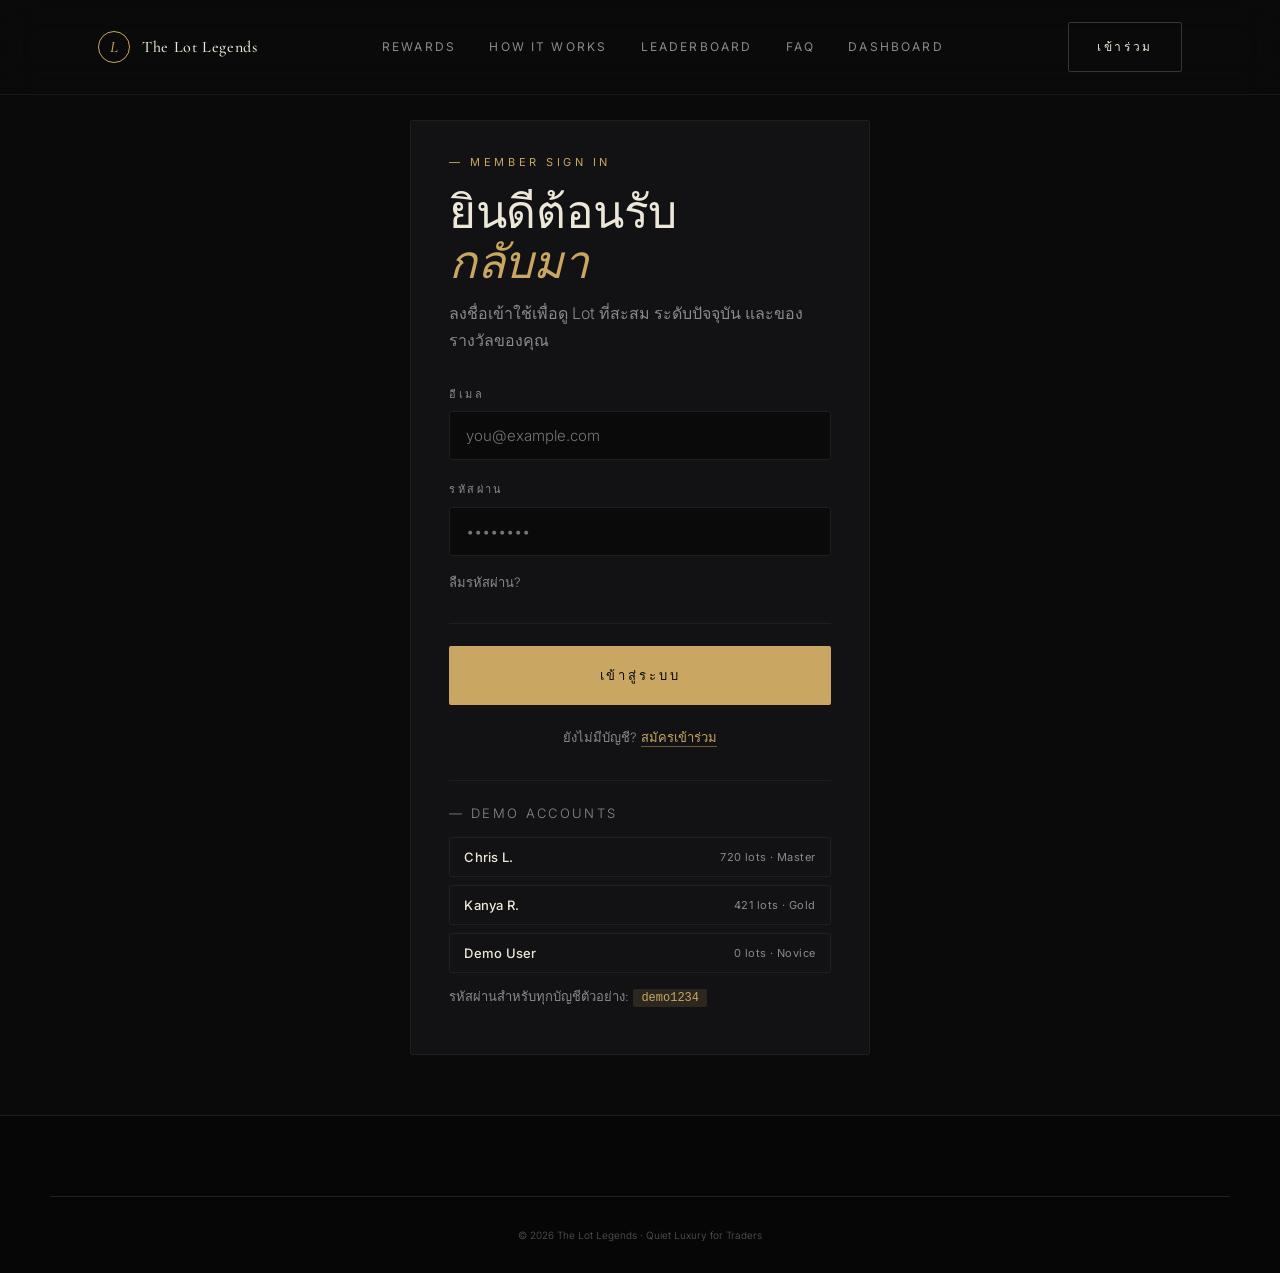
<file: admin.html>
<!DOCTYPE html>
<html lang="th">
<head>
  <meta charset="UTF-8" />
  <meta name="viewport" content="width=device-width, initial-scale=1.0" />
  <meta name="theme-color" content="#0A0A0A" />
  <meta name="mobile-web-app-capable" content="yes" />
  <meta name="apple-mobile-web-app-capable" content="yes" />
  <meta name="apple-mobile-web-app-status-bar-style" content="black-translucent" />
  <link rel="manifest" href="site.webmanifest" />
  <link rel="icon" href="app-icon.svg" type="image/svg+xml" />
  <title>Admin · The Lot Legends</title>
  <meta name="description" content="ผู้ดูแลระบบ — อัปโหลดข้อมูลจาก XM Partner CSV และตรวจสอบสมาชิก" />

  <link rel="preconnect" href="https://fonts.googleapis.com" />
  <link rel="preconnect" href="https://fonts.gstatic.com" crossorigin />
  <link href="https://fonts.googleapis.com/css2?family=Cormorant+Garamond:wght@300;400;500;600&family=Inter:wght@300;400;500;600&display=swap" rel="stylesheet" />

  <link rel="stylesheet" href="styles.css" />
</head>
<body class="page--app">

  <div class="loader" id="loader" aria-hidden="true">
    <div class="loader__mark">
      <svg viewBox="0 0 60 60" width="56" height="56" aria-hidden="true">
        <circle cx="30" cy="30" r="28" fill="none" stroke="currentColor" stroke-width="0.6" opacity="0.4"/>
      </svg>
      <span class="loader__letter">L</span>
    </div>
    <span class="loader__text">Loading admin console</span>
  </div>

  <header class="nav">
    <div class="nav__inner">
      <a href="index.html" class="brand">
        <span class="brand__mark">L</span>
        <span class="brand__text">The Lot Legends</span>
      </a>
      <nav class="nav__links">
        <a href="index.html#tiers">Rewards</a>
        <a href="index.html#leaderboard">Leaderboard</a>
        <a href="dashboard.html">Dashboard</a>
        <a href="admin.html" class="is-active">Admin</a>
      </nav>
      <button type="button" class="btn btn--ghost btn--nav" id="logout-btn">ออกจากระบบ</button>
      <button class="nav__burger" id="nav-burger" aria-label="Open menu" aria-expanded="false">
        <span></span><span></span>
      </button>
    </div>
  </header>

  <div class="drawer" id="drawer" aria-hidden="true">
    <nav class="drawer__links">
      <a href="index.html#tiers">Rewards</a>
      <a href="index.html#leaderboard">Leaderboard</a>
      <a href="dashboard.html">Dashboard</a>
      <a href="admin.html">Admin</a>
    </nav>
    <p class="drawer__footer muted small">Admin Console</p>
  </div>

  <section class="app-head">
    <div class="container">
      <p class="eyebrow">— Admin Console</p>
      <div class="app-head__row">
        <div>
          <h1 class="h2">นำเข้าข้อมูลจาก <em>XM Partner</em></h1>
          <p class="muted">อัปโหลดไฟล์ <code>traderTrades.csv</code> ที่ดาวน์โหลดจาก XM Partner Portal เพื่ออัปเดต Lots ของสมาชิกอัตโนมัติ</p>
        </div>
      </div>
    </div>
  </section>

  <section class="app-section">
    <div class="container">
      <div class="card-panel">
        <div class="panel__head">
          <p class="eyebrow">— Step 1 / 2</p>
          <h3 class="panel__title">อัปโหลดไฟล์ &amp; ตรวจสอบ</h3>
        </div>

        <div class="dropzone" id="dropzone" tabindex="0">
          <input type="file" id="file-input" accept=".csv,text/csv" hidden />
          <div class="dropzone__inner">
            <div class="dropzone__icon">
              <svg viewBox="0 0 24 24" width="32" height="32" fill="none" stroke="currentColor" stroke-width="1.4">
                <path d="M12 4v12m0 0l-4-4m4 4l4-4"/>
                <path d="M4 17v2a2 2 0 002 2h12a2 2 0 002-2v-2"/>
              </svg>
            </div>
            <p class="dropzone__title">ลากไฟล์ CSV มาวาง หรือคลิกเพื่อเลือก</p>
            <p class="muted small">รองรับไฟล์ <code>traderTrades.csv</code> · UTF-8 / Windows-874</p>
            <button type="button" class="btn btn--ghost btn--sm" id="browse-btn">เลือกไฟล์</button>
          </div>
        </div>

        <p class="form__error" id="upload-error" hidden></p>
      </div>
    </div>
  </section>

  <section class="app-section" id="preview-section" hidden>
    <div class="container">
      <div class="card-panel">
        <div class="panel__head">
          <p class="eyebrow">— Preview · Dry Run</p>
          <h3 class="panel__title" id="preview-title">ตรวจสอบก่อนนำเข้า</h3>
        </div>

        <div class="stats">
          <div class="stat">
            <p class="stat__label">รายการทั้งหมด</p>
            <p class="stat__value"><span id="pv-total">0</span></p>
            <p class="stat__sub"><span id="pv-period">—</span></p>
          </div>
          <div class="stat">
            <p class="stat__label">รายการใหม่</p>
            <p class="stat__value"><span id="pv-new">0</span></p>
            <p class="stat__sub"><span id="pv-dup">0</span> ซ้ำ (ข้าม)</p>
          </div>
          <div class="stat">
            <p class="stat__label">Lots ที่จะเพิ่ม</p>
            <p class="stat__value">+<span id="pv-lots">0</span></p>
            <p class="stat__sub">รวมในไฟล์ <span id="pv-total-lots">0</span> Lots</p>
          </div>
          <div class="stat">
            <p class="stat__label">สมาชิกที่ตรง</p>
            <p class="stat__value"><span id="pv-matched">0</span></p>
            <p class="stat__sub"><span id="pv-unmatched">0</span> MT ID ไม่ตรง</p>
          </div>
        </div>

        <div class="admin-table-wrap">
          <table class="admin-table">
            <thead>
              <tr>
                <th>MT4/MT5 ID</th>
                <th>สมาชิก</th>
                <th class="num">รายการในไฟล์</th>
                <th class="num">รายการใหม่</th>
                <th class="num">Lots ใหม่</th>
                <th>สถานะ</th>
              </tr>
            </thead>
            <tbody id="pv-rows">
              <tr><td colspan="6" class="muted small" style="text-align:center;padding:24px 0;">—</td></tr>
            </tbody>
          </table>
        </div>

        <div id="pv-unmatched-box" hidden class="callout callout--warn">
          <strong>MT IDs ที่ยังไม่มีสมาชิกในระบบ:</strong>
          <p class="muted small" id="pv-unmatched-list">—</p>
          <div class="callout__actions">
            <button type="button" class="btn btn--gold btn--sm" id="create-placeholders-btn">
              สร้างบัญชี Placeholder ทั้งหมด
            </button>
            <span class="muted small">— สร้าง user 1 บัญชีต่อ MT ID แล้วตรวจสอบใหม่อัตโนมัติ</span>
          </div>
          <p class="muted small" style="margin-top:10px;">
            หรือเลื่อนไปตาราง <strong>"สมาชิกทั้งหมด"</strong> ด้านล่าง → คลิก MT ID ของ user ที่มีอยู่ → ใส่เลขจาก CSV เพื่อ "ผูก" บัญชีจริงเข้ากับลูกค้าที่เคยลงทะเบียนแล้ว
          </p>
          <p class="form__error" id="placeholder-error" hidden style="margin-top:8px;"></p>
        </div>

        <div id="pv-errors-box" hidden class="callout">
          <strong>คำเตือนการ parse:</strong>
          <ul id="pv-errors-list" class="muted small"></ul>
        </div>

        <div class="form__actions">
          <button type="button" class="btn btn--ghost" id="cancel-btn">ยกเลิก</button>
          <button type="button" class="btn btn--gold" id="confirm-btn">ยืนยันนำเข้า</button>
        </div>
      </div>
    </div>
  </section>

  <section class="app-section">
    <div class="container">
      <div class="card-panel">
        <div class="panel__head">
          <div>
            <p class="eyebrow">— History</p>
            <h3 class="panel__title">ประวัติการนำเข้า</h3>
          </div>
          <button type="button" class="btn btn--ghost btn--sm" id="refresh-history">รีเฟรช</button>
        </div>
        <div class="stats" id="history-summary">
          <div class="stat">
            <p class="stat__label">รายการรวมทั้งหมด</p>
            <p class="stat__value"><span id="hs-total-rows">0</span></p>
            <p class="stat__sub">ทุกไฟล์ที่เคยนำเข้า</p>
          </div>
          <div class="stat">
            <p class="stat__label">นำเข้ารวมทั้งหมด</p>
            <p class="stat__value"><span id="hs-imported-rows">0</span></p>
            <p class="stat__sub">รายการที่บันทึกเข้า DB แล้ว</p>
          </div>
          <div class="stat">
            <p class="stat__label">ซ้ำรวมทั้งหมด</p>
            <p class="stat__value"><span id="hs-duplicates">0</span></p>
            <p class="stat__sub">รายการซ้ำที่ถูกข้าม</p>
          </div>
          <div class="stat">
            <p class="stat__label">ไม่ตรงรวมทั้งหมด</p>
            <p class="stat__value"><span id="hs-unmatched">0</span></p>
            <p class="stat__sub">MT ID ที่ยังไม่ตรงสมาชิก</p>
          </div>
          <div class="stat">
            <p class="stat__label">+Lots รวมทั้งหมด</p>
            <p class="stat__value">+<span id="hs-total-lots">0</span></p>
            <p class="stat__sub">Lots ที่เพิ่มสะสมทั้งหมด</p>
          </div>
        </div>
        <div class="admin-table-wrap">
          <table class="admin-table">
            <thead>
              <tr>
                <th>วันที่</th>
                <th>ไฟล์</th>
                <th class="num">รายการ</th>
                <th class="num">นำเข้า</th>
                <th class="num">ซ้ำ</th>
                <th class="num">ไม่ตรง</th>
                <th class="num">+Lots</th>
              </tr>
            </thead>
            <tbody id="history-rows">
              <tr><td colspan="7" class="muted small" style="text-align:center;padding:24px 0;">กำลังโหลด…</td></tr>
            </tbody>
          </table>
        </div>
      </div>
    </div>
  </section>

  <section class="app-section">
    <div class="container">
      <div class="card-panel">
        <div class="panel__head">
          <div>
            <p class="eyebrow">— Members</p>
            <h3 class="panel__title">สมาชิกทั้งหมด</h3>
          </div>
          <button type="button" class="btn btn--ghost btn--sm" id="refresh-users">รีเฟรช</button>
        </div>
        <div class="admin-table-wrap">
          <table class="admin-table">
            <thead>
              <tr>
                <th>ชื่อ</th>
                <th>อีเมล</th>
                <th>MT ID</th>
                <th>Handle</th>
                <th class="num">Lots สะสม</th>
                <th>สิทธิ์</th>
                <th>จัดการ</th>
              </tr>
            </thead>
            <tbody id="user-rows">
              <tr><td colspan="7" class="muted small" style="text-align:center;padding:24px 0;">กำลังโหลด…</td></tr>
            </tbody>
          </table>
        </div>
      </div>
    </div>
  </section>

  <footer class="footer">
    <div class="container footer__bottom">
      <small>© 2026 The Lot Legends · Admin Console</small>
    </div>
  </footer>

  <script src="api.js"></script>
  <script src="script.js"></script>
  <script>
    (() => {
      if (!window.LotLegends.requireAuth()) return;

      const $ = (id) => document.getElementById(id);
      const fmt = (n, d = 2) => (Number(n) || 0).toLocaleString('en-US', { minimumFractionDigits: d, maximumFractionDigits: d });
      const fmtInt = (n) => (Number(n) || 0).toLocaleString('en-US');

      $('logout-btn').addEventListener('click', () => window.LotLegends.logout());

      let currentFile = null;

      window.LotLegends.me().then(u => {
        if (!u.is_admin) {
          alert('หน้านี้สำหรับผู้ดูแลระบบเท่านั้น');
          window.location.href = 'dashboard.html';
        }
      }).catch(() => window.LotLegends.logout());

      // ─── Drag & drop upload ─────────────────────────────────────
      const dz = $('dropzone');
      const fi = $('file-input');
      const errBox = $('upload-error');

      const showError = (msg) => { errBox.textContent = msg; errBox.hidden = false; };
      const clearError = () => { errBox.hidden = true; errBox.textContent = ''; };

      $('browse-btn').addEventListener('click', () => fi.click());
      dz.addEventListener('click', (e) => {
        if (e.target.closest('button')) return;
        fi.click();
      });
      dz.addEventListener('keydown', (e) => { if (e.key === 'Enter' || e.key === ' ') { e.preventDefault(); fi.click(); } });

      ['dragenter','dragover'].forEach(ev => dz.addEventListener(ev, (e) => {
        e.preventDefault(); dz.classList.add('is-drag');
      }));
      ['dragleave','drop'].forEach(ev => dz.addEventListener(ev, (e) => {
        e.preventDefault(); dz.classList.remove('is-drag');
      }));
      dz.addEventListener('drop', (e) => {
        const f = e.dataTransfer.files && e.dataTransfer.files[0];
        if (f) handleFile(f);
      });
      fi.addEventListener('change', () => {
        if (fi.files && fi.files[0]) handleFile(fi.files[0]);
      });

      async function handleFile(file) {
        clearError();
        if (!/\.csv$/i.test(file.name)) {
          showError('รองรับเฉพาะไฟล์ .csv เท่านั้น');
          return;
        }
        currentFile = file;
        $('preview-title').textContent = `ตรวจสอบก่อนนำเข้า · ${file.name}`;
        $('preview-section').hidden = false;
        $('confirm-btn').disabled = true;
        $('confirm-btn').textContent = 'กำลังตรวจสอบ…';

        try {
          const preview = await window.LotLegends.adminPreviewCsv(file);
          renderPreview(preview);
          $('confirm-btn').disabled = preview.new_rows === 0;
          if (preview.new_rows === 0) {
            $('confirm-btn').textContent = 'ไม่มีรายการใหม่';
          } else if (preview.already_imported) {
            $('confirm-btn').textContent = 'อัปโหลดซ้ำ — เก็บเฉพาะรายการที่ยังขาด';
          } else {
            $('confirm-btn').textContent = 'ยืนยันนำเข้า';
          }
        } catch (ex) {
          $('preview-section').hidden = true;
          let msg = ex.message || 'อ่านไฟล์ไม่สำเร็จ';
          if (ex.data && ex.data.detail && typeof ex.data.detail === 'object') {
            msg = ex.data.detail.message || msg;
            if (Array.isArray(ex.data.detail.errors) && ex.data.detail.errors[0]) {
              msg += ' · ' + (ex.data.detail.errors[0].error || '');
            }
          }
          showError(msg);
        }
      }

      function renderPreview(p) {
        $('pv-total').textContent     = fmtInt(p.total_rows);
        $('pv-new').textContent       = fmtInt(p.new_rows);
        $('pv-dup').textContent       = fmtInt(p.duplicate_rows);
        $('pv-lots').textContent      = fmt(p.new_lots_to_add);
        $('pv-total-lots').textContent= fmt(p.total_lots_in_file);
        $('pv-matched').textContent   = fmtInt(p.matched_users);
        $('pv-unmatched').textContent = fmtInt(p.unmatched_mt_ids.length);

        if (p.period_start && p.period_end) {
          const a = new Date(p.period_start), b = new Date(p.period_end);
          const f = (d) => d.toLocaleDateString('th-TH', { day:'2-digit', month:'2-digit', year:'numeric' });
          $('pv-period').textContent = `${f(a)} – ${f(b)}`;
        } else {
          $('pv-period').textContent = '—';
        }

        const rows = p.by_mt_id.map(r => `
          <tr>
            <td><code>${r.mt_id}</code></td>
            <td>${r.matched ? `${escapeHtml(r.user_name || '')}<br><small class="muted">${escapeHtml(r.user_email || '')}</small>` : '<span class="muted">—</span>'}</td>
            <td class="num">${fmtInt(r.trade_count)}</td>
            <td class="num">${fmtInt(r.new_trade_count)}</td>
            <td class="num">+${fmt(r.new_lots_sum)}</td>
            <td>${r.matched ? '<span class="pill pill--ok">ตรง</span>' : '<span class="pill pill--warn">ไม่พบสมาชิก</span>'}</td>
          </tr>
        `).join('');
        $('pv-rows').innerHTML = rows || '<tr><td colspan="6" class="muted small" style="text-align:center;padding:24px 0;">ไม่มีข้อมูล</td></tr>';

        if (p.unmatched_mt_ids.length) {
          $('pv-unmatched-box').hidden = false;
          $('pv-unmatched-list').textContent = p.unmatched_mt_ids.join(', ');
        } else {
          $('pv-unmatched-box').hidden = true;
        }

        if (p.sample_errors && p.sample_errors.length) {
          $('pv-errors-box').hidden = false;
          $('pv-errors-list').innerHTML = p.sample_errors
            .map(e => `<li>row ${e.row}: ${escapeHtml(String(e.error || ''))}</li>`).join('');
        } else {
          $('pv-errors-box').hidden = true;
        }

        if (p.already_imported) {
          clearError();
        }
      }

      function escapeHtml(s) {
        return String(s).replace(/[&<>"']/g, c => ({'&':'&amp;','<':'&lt;','>':'&gt;','"':'&quot;',"'":'&#39;'}[c]));
      }

      $('cancel-btn').addEventListener('click', () => {
        currentFile = null;
        fi.value = '';
        $('preview-section').hidden = true;
        clearError();
      });

      $('create-placeholders-btn').addEventListener('click', async () => {
        const list = ($('pv-unmatched-list').textContent || '').trim();
        if (!list) return;
        const mtIds = list.split(/[,\s]+/).filter(Boolean);
        if (!mtIds.length) return;

        const btn = $('create-placeholders-btn');
        const errBox = $('placeholder-error');
        errBox.hidden = true;
        const orig = btn.textContent;
        btn.disabled = true;
        btn.textContent = `กำลังสร้าง ${mtIds.length} บัญชี…`;

        try {
          const result = await window.LotLegends.adminCreatePlaceholders(mtIds);
          await loadUsers();
          if (currentFile) {
            const refreshed = await window.LotLegends.adminPreviewCsv(currentFile);
            renderPreview(refreshed);
            $('confirm-btn').disabled = refreshed.new_rows === 0;
            $('confirm-btn').textContent = refreshed.new_rows === 0
              ? 'ไม่มีรายการใหม่'
              : 'ยืนยันนำเข้า';
          }
          alert(`สร้าง ${result.created.length} บัญชีเรียบร้อย${result.skipped.length ? ` (ข้าม ${result.skipped.length} ที่ใช้แล้ว)` : ''}\n\nกด "ยืนยันนำเข้า" ได้เลย`);
        } catch (ex) {
          errBox.textContent = ex.message || 'สร้างบัญชีไม่สำเร็จ';
          errBox.hidden = false;
        } finally {
          btn.disabled = false;
          btn.textContent = orig;
        }
      });

      $('confirm-btn').addEventListener('click', async () => {
        if (!currentFile) return;
        $('confirm-btn').disabled = true;
        $('confirm-btn').textContent = 'กำลังนำเข้า…';
        try {
          const result = await window.LotLegends.adminImportCsv(currentFile);
          let msg;
          if (result.imported_rows > 0) {
            msg = `นำเข้าสำเร็จ · เพิ่ม ${result.imported_rows} รายการ · +${fmt(result.total_lots_added)} Lots ให้ ${result.matched_users} สมาชิก`;
            if (result.unmatched_rows > 0) {
              msg += `\n\n(ข้าม ${result.unmatched_rows} รายการ เพราะ MT ID ไม่ตรงกับสมาชิก — ดูตาราง "สมาชิกทั้งหมด" เพื่อแก้ MT ID แล้วอัปโหลดไฟล์เดิมอีกครั้ง)`;
            }
          } else {
            msg = `ไม่ได้เพิ่ม Lot ให้ใครเลย — มี ${result.unmatched_rows} รายการที่ MT ID ไม่ตรงกับสมาชิก\n\nวิธีแก้: เลื่อนลงไปตาราง "สมาชิกทั้งหมด" → คลิก MT ID ของสมาชิกที่ต้องการ → ใส่เลขจาก CSV → บันทึก แล้วอัปโหลดไฟล์เดิมอีกครั้ง`;
          }
          alert(msg);
          currentFile = null;
          fi.value = '';
          $('preview-section').hidden = true;
          await Promise.all([loadHistory(), loadUsers()]);
        } catch (ex) {
          let msg = ex.message || 'นำเข้าไม่สำเร็จ';
          if (ex.data && ex.data.detail && typeof ex.data.detail === 'object') msg = ex.data.detail.message || msg;
          showError(msg);
          $('confirm-btn').disabled = false;
          $('confirm-btn').textContent = 'ยืนยันนำเข้า';
        }
      });

      // ─── History ───────────────────────────────────────────────
      function renderHistorySummary(rows) {
        const stats = {
          total_rows: 0,
          imported_rows: 0,
          skipped_duplicates: 0,
          unmatched_rows: 0,
          total_lots_added: 0,
        };
        for (const r of rows) {
          stats.total_rows += Number(r.total_rows || 0);
          stats.imported_rows += Number(r.imported_rows || 0);
          stats.skipped_duplicates += Number(r.skipped_duplicates || 0);
          stats.unmatched_rows += Number(r.unmatched_rows || 0);
          stats.total_lots_added += Number(r.total_lots_added || 0);
        }
        $('hs-total-rows').textContent = fmtInt(stats.total_rows);
        $('hs-imported-rows').textContent = fmtInt(stats.imported_rows);
        $('hs-duplicates').textContent = fmtInt(stats.skipped_duplicates);
        $('hs-unmatched').textContent = fmtInt(stats.unmatched_rows);
        $('hs-total-lots').textContent = fmt(stats.total_lots_added);
      }

      async function loadHistory() {
        try {
          const rows = await window.LotLegends.adminImports();
          const tbody = $('history-rows');
          renderHistorySummary(rows);
          if (!rows.length) {
            tbody.innerHTML = '<tr><td colspan="7" class="muted small" style="text-align:center;padding:24px 0;">ยังไม่มีการนำเข้า</td></tr>';
            return;
          }
          tbody.innerHTML = rows.map(r => `
            <tr>
              <td>${new Date(r.created_at).toLocaleString('th-TH')}</td>
              <td>${escapeHtml(r.filename)}<br><small class="muted">${r.file_hash.slice(0,12)}…</small></td>
              <td class="num">${fmtInt(r.total_rows)}</td>
              <td class="num">${fmtInt(r.imported_rows)}</td>
              <td class="num">${fmtInt(r.skipped_duplicates)}</td>
              <td class="num">${fmtInt(r.unmatched_rows)}</td>
              <td class="num">+${fmt(r.total_lots_added)}</td>
            </tr>
          `).join('');
        } catch {
          renderHistorySummary([]);
          $('history-rows').innerHTML = '<tr><td colspan="7" class="muted small" style="text-align:center;padding:24px 0;">โหลดไม่สำเร็จ</td></tr>';
        }
      }

      let usersCache = [];

      async function loadUsers() {
        try {
          usersCache = await window.LotLegends.adminUsers();
          const tbody = $('user-rows');
          if (!usersCache.length) {
            tbody.innerHTML = '<tr><td colspan="7" class="muted small" style="text-align:center;padding:24px 0;">ยังไม่มีสมาชิก</td></tr>';
            return;
          }
          tbody.innerHTML = usersCache.map(r => renderUserRow(r)).join('');
        } catch {
          $('user-rows').innerHTML = '<tr><td colspan="7" class="muted small" style="text-align:center;padding:24px 0;">โหลดไม่สำเร็จ</td></tr>';
        }
      }

      function renderUserRow(r) {
        const xmCell = r.xm_id
          ? `<code>${escapeHtml(r.xm_id)}</code>`
          : '<span class="muted small">— ยังไม่ได้ตั้ง</span>';
        return `
          <tr data-uid="${r.id}">
            <td>${escapeHtml(r.name)}</td>
            <td><small class="muted">${escapeHtml(r.email)}</small></td>
            <td class="cell-edit" data-field="xm_id" title="คลิกเพื่อแก้ไข MT ID">${xmCell}</td>
            <td>${escapeHtml(r.display_handle || '—')}</td>
            <td class="num">${fmt(r.total_lots)}</td>
            <td>${r.is_admin ? '<span class="pill pill--gold">Admin</span>' : '<span class="muted small">Member</span>'}</td>
            <td>
              <button type="button" class="btn btn--ghost btn--sm" data-reset-pw title="ตั้งรหัส login ใหม่ให้ลูกค้า">รีเซ็ตรหัส</button>
            </td>
          </tr>
        `;
      }

      $('user-rows').addEventListener('click', async (e) => {
        const resetBtn = e.target.closest('[data-reset-pw]');
        if (resetBtn) {
          e.preventDefault();
          const tr = resetBtn.closest('tr');
          const uid = parseInt(tr.dataset.uid, 10);
          const user = usersCache.find((u) => u.id === uid);
          if (!user) return;
          const emailLine = `สมาชิก: ${user.email} (${user.name})`;
          const p1 = window.prompt(
            emailLine + '\n\nพิมพ์รหัสผ่านใหม่ (อย่างน้อย 8 ตัว) — ลูกค้าใช้ login ทันที',
            '',
          );
          if (p1 === null) return;
          const pw1 = p1.trim();
          if (pw1.length < 8) {
            alert('รหัสสั้นเกินไป ต้องมีอย่างน้อย 8 ตัว');
            return;
          }
          const p2 = window.prompt('ยืนยันรหัสผ่านอีกครั้ง', '');
          if (p2 === null) return;
          if (p2 !== pw1) {
            alert('รหัสยืนยันไม่ตรงกัน');
            return;
          }
          try {
            await window.LotLegends.adminUpdateUser(uid, { new_password: pw1 });
            alert('ตั้งรหัสใหม่สำเร็จ — ส่งรหัสนี้ให้ลูกค้าทาง Line / โทร ได้เลย (ระบบไม่เก็บรหัสอ่านย้อนได้แล้ว)');
          } catch (ex) {
            alert(ex.message || 'รีเซ็ตรหัสไม่สำเร็จ');
          }
          return;
        }
        const cell = e.target.closest('.cell-edit');
        if (!cell) return;
        const tr = cell.closest('tr');
        const uid = parseInt(tr.dataset.uid, 10);
        const field = cell.dataset.field;
        if (cell.querySelector('input')) return;

        const user = usersCache.find(u => u.id === uid);
        const current = (user && user[field]) || '';

        cell.innerHTML = `
          <div class="cell-edit__form">
            <input type="text" value="${escapeHtml(current)}" placeholder="เช่น 428298807" maxlength="40"/>
            <button type="button" class="btn btn--gold btn--sm" data-act="save">บันทึก</button>
            <button type="button" class="btn btn--ghost btn--sm" data-act="cancel">ยกเลิก</button>
          </div>
          <p class="form__error cell-edit__error" hidden></p>
        `;
        const input = cell.querySelector('input');
        input.focus();
        input.select();

        const restore = () => {
          if (!user) return;
          cell.innerHTML = user.xm_id
            ? `<code>${escapeHtml(user.xm_id)}</code>`
            : '<span class="muted small">— ยังไม่ได้ตั้ง</span>';
        };

        const save = async () => {
          const val = input.value.trim();
          const errBox = cell.querySelector('.cell-edit__error');
          errBox.hidden = true;
          try {
            const updated = await window.LotLegends.adminUpdateUser(uid, { xm_id: val });
            const idx = usersCache.findIndex(u => u.id === uid);
            if (idx >= 0) usersCache[idx] = updated;
            tr.outerHTML = renderUserRow(updated);
            if (updated && updated.merge_message) {
              alert(updated.merge_message);
            }
          } catch (ex) {
            errBox.textContent = ex.message || 'บันทึกไม่สำเร็จ';
            errBox.hidden = false;
          }
        };

        cell.querySelector('[data-act="save"]').addEventListener('click', save);
        cell.querySelector('[data-act="cancel"]').addEventListener('click', restore);
        input.addEventListener('keydown', (ev) => {
          if (ev.key === 'Enter') { ev.preventDefault(); save(); }
          if (ev.key === 'Escape') { ev.preventDefault(); restore(); }
        });
      });

      $('refresh-history').addEventListener('click', loadHistory);
      $('refresh-users').addEventListener('click', loadUsers);

      loadHistory();
      loadUsers();
    })();
  </script>
</body>
</html>
</file>
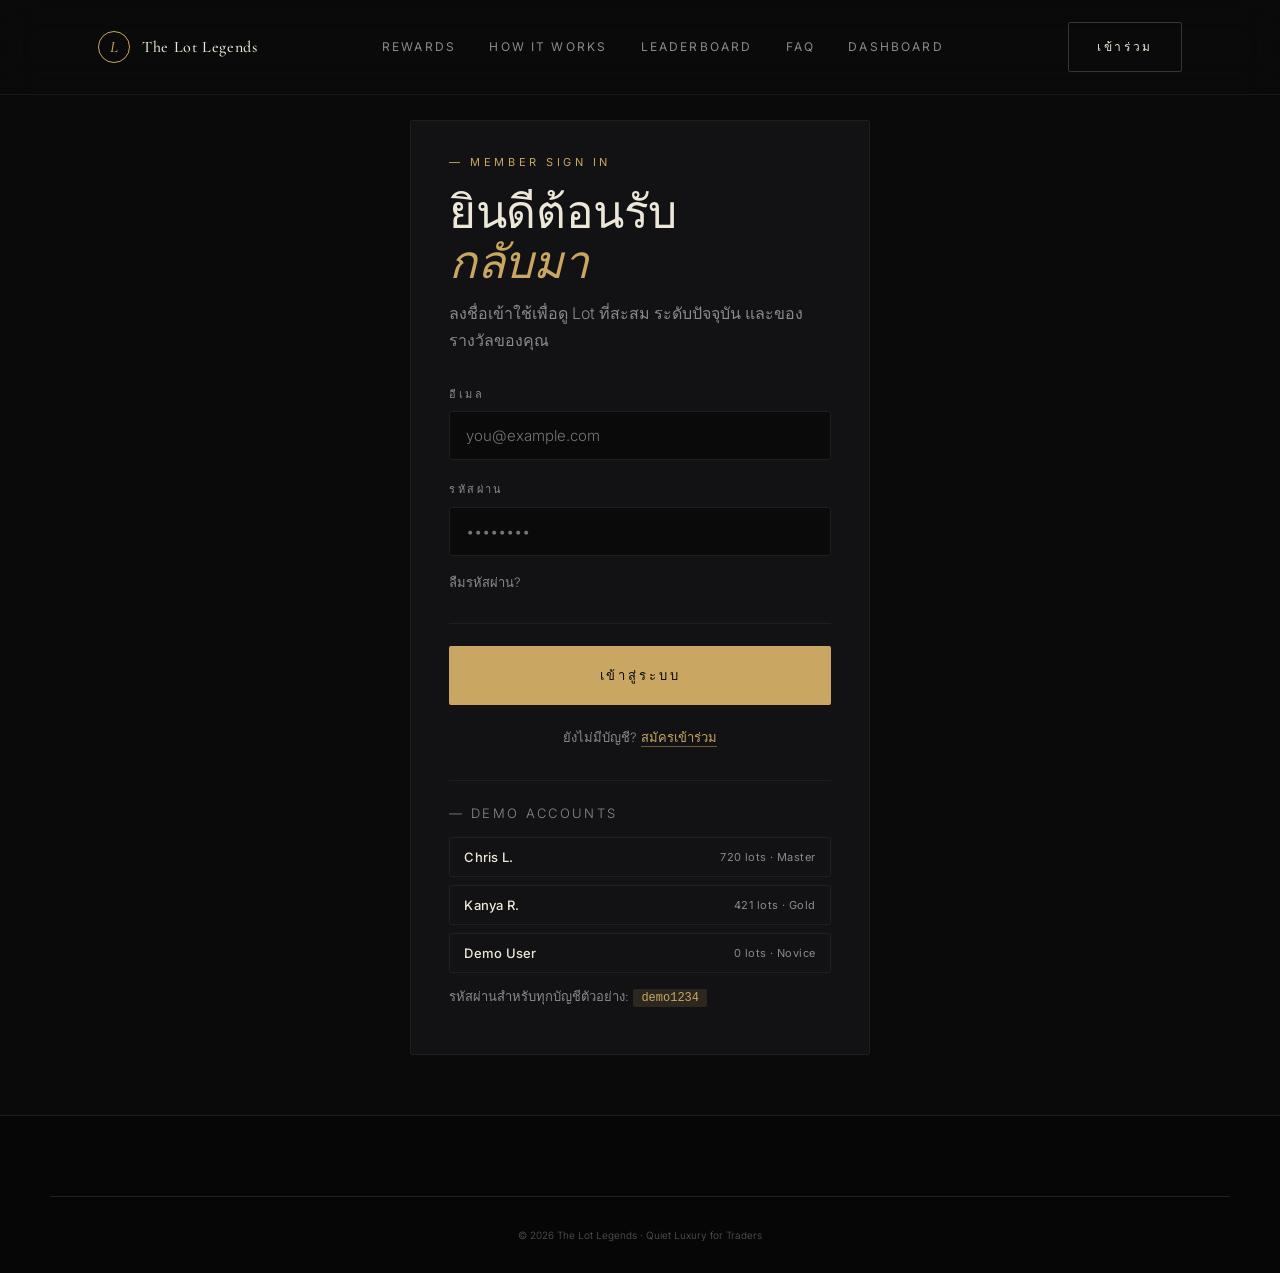
<file: dashboard.html>
<!DOCTYPE html>
<html lang="th">
<head>
  <meta charset="UTF-8" />
  <meta name="viewport" content="width=device-width, initial-scale=1.0" />
  <meta name="theme-color" content="#0A0A0A" />
  <meta name="mobile-web-app-capable" content="yes" />
  <meta name="apple-mobile-web-app-capable" content="yes" />
  <meta name="apple-mobile-web-app-status-bar-style" content="black-translucent" />
  <link rel="manifest" href="site.webmanifest" />
  <link rel="icon" href="app-icon.svg" type="image/svg+xml" />
  <title>Dashboard · The Lot Legends</title>
  <meta name="description" content="แดชบอร์ดส่วนตัว — ติดตาม Lot ที่สะสม ระดับปัจจุบัน และของรางวัลที่พร้อมรับ" />

  <link rel="preconnect" href="https://fonts.googleapis.com" />
  <link rel="preconnect" href="https://fonts.gstatic.com" crossorigin />
  <link href="https://fonts.googleapis.com/css2?family=Cormorant+Garamond:wght@300;400;500;600&family=Inter:wght@300;400;500;600&display=swap" rel="stylesheet" />

  <link rel="stylesheet" href="styles.css" />
</head>
<body class="page--app">

  <!-- LOADER -->
  <div class="loader" id="loader" aria-hidden="true">
    <div class="loader__mark">
      <svg viewBox="0 0 60 60" width="56" height="56" aria-hidden="true">
        <circle cx="30" cy="30" r="28" fill="none" stroke="currentColor" stroke-width="0.6" opacity="0.4"/>
      </svg>
      <span class="loader__letter">L</span>
    </div>
    <span class="loader__text">Loading your legend</span>
  </div>

  <!-- NAV -->
  <header class="nav">
    <div class="nav__inner">
      <a href="index.html" class="brand">
        <span class="brand__mark">L</span>
        <span class="brand__text">The Lot Legends</span>
      </a>
      <nav class="nav__links">
        <a href="index.html#tiers">Rewards</a>
        <a href="index.html#how">How it works</a>
        <a href="index.html#leaderboard">Leaderboard</a>
        <a href="index.html#faq">FAQ</a>
        <a href="dashboard.html" class="is-active">Dashboard</a>
        <a href="admin.html" id="admin-link" hidden>Admin</a>
      </nav>
      <button type="button" class="btn btn--ghost btn--nav" id="logout-btn" hidden>ออกจากระบบ</button>
      <a href="login.html" class="btn btn--ghost btn--nav" id="login-link">เข้าสู่ระบบ</a>
      <button class="nav__burger" id="nav-burger" aria-label="Open menu" aria-expanded="false">
        <span></span><span></span>
      </button>
    </div>
  </header>

  <div class="drawer" id="drawer" aria-hidden="true">
    <nav class="drawer__links">
      <a href="index.html#tiers">Rewards</a>
      <a href="index.html#how">How it works</a>
      <a href="index.html#leaderboard">Leaderboard</a>
      <a href="index.html#faq">FAQ</a>
      <a href="dashboard.html">Dashboard</a>
      <a href="login.html">เข้าสู่ระบบ</a>
      <a href="join.html" class="drawer__cta">เข้าร่วมโปรแกรม</a>
    </nav>
    <p class="drawer__footer muted small">Quiet Luxury for Traders</p>
  </div>

  <!-- HEADER -->
  <section class="app-head">
    <div class="container">
      <p class="eyebrow">— Personal Dashboard</p>
      <div class="app-head__row">
        <div>
          <h1 class="h2">สวัสดี, <em id="user-name">—</em></h1>
          <p class="muted" id="user-meta">กำลังโหลดข้อมูล…</p>
        </div>
        <div class="app-head__actions">
          <a href="#rewards" class="btn btn--ghost">ของรางวัลของฉัน</a>
          <button type="button" class="btn btn--gold" id="add-lot-btn">บันทึกการเทรด</button>
        </div>
      </div>
    </div>
  </section>

  <!-- STATS -->
  <section class="app-section">
    <div class="container">
      <div class="stats">
        <div class="stat">
          <p class="stat__label">Lots สะสมทั้งหมด</p>
          <p class="stat__value"><span id="stat-total">0</span></p>
          <p class="stat__sub" id="stat-monthly">+0 lots ในเดือนนี้</p>
        </div>
        <div class="stat">
          <p class="stat__label">ระดับปัจจุบัน</p>
          <p class="stat__value stat__value--serif" id="stat-tier">—</p>
          <p class="stat__sub"><i class="dot dot--diamond"></i> <span id="stat-tier-rank">—</span></p>
        </div>
        <div class="stat">
          <p class="stat__label">เหลืออีก</p>
          <p class="stat__value"><span id="stat-remaining">0</span> <small>Lots</small></p>
          <p class="stat__sub" id="stat-remaining-sub">เพื่อขึ้นระดับถัดไป</p>
        </div>
        <div class="stat">
          <p class="stat__label">มูลค่ารางวัล</p>
          <p class="stat__value">฿<span id="stat-value">0</span></p>
          <p class="stat__sub">ที่ Tier ปัจจุบัน</p>
        </div>
      </div>
    </div>
  </section>

  <!-- PROGRESS -->
  <section class="app-section">
    <div class="container">
      <div class="card-panel">
        <div class="panel__head">
          <div>
            <p class="eyebrow">— Your Journey</p>
            <h3 class="panel__title">เส้นทางสู่ <em id="next-tier-name">—</em></h3>
          </div>
          <div class="panel__meta">
            <span class="num-big" id="progress-fraction">0 / 0</span>
            <span class="muted small" id="progress-pct">0%</span>
          </div>
        </div>

        <div class="progress">
          <div class="progress__track">
            <div class="progress__fill" id="progress-fill" data-fill="0"></div>
          </div>
          <div class="progress__milestones" id="milestones"></div>
        </div>
      </div>
    </div>
  </section>

  <!-- TWO COL: Recent activity + Available rewards -->
  <section class="app-section">
    <div class="container app-grid">

      <div class="card-panel">
        <div class="panel__head">
          <p class="eyebrow">— Private journal</p>
          <h3 class="panel__title">บันทึกการเทรดส่วนตัว</h3>
        </div>
        <p class="journal-hint">สะสมสถิติเพื่อมองยอดรวม P&amp;L ของคุณเอง ไม่นับรวม <strong>Lots รางวัล</strong> ด้านบน (ข้อมูลรางวัลมาจาก Partner/CSV โดยตรง)</p>
        <p class="journal-summary" id="journal-summary" hidden>กำลังคำนวณ…</p>
        <ul class="activity" id="activity-list">
          <li class="muted small" style="text-align:center;padding:24px 0;">กำลังโหลด…</li>
        </ul>
      </div>

      <div class="card-panel" id="rewards">
        <div class="panel__head">
          <p class="eyebrow">— Available Now</p>
          <h3 class="panel__title">รางวัลที่คุณเลือกได้</h3>
        </div>
        <div id="rewards-list">
          <p class="muted small" style="text-align:center;padding:16px 0;">กำลังโหลด…</p>
        </div>
      </div>

    </div>
  </section>

  <!-- LEADERBOARD STANDING -->
  <section class="app-section">
    <div class="container">
      <div class="card-panel">
        <div class="panel__head">
          <div>
            <p class="eyebrow">— Your Standing</p>
            <h3 class="panel__title">อันดับของคุณ <em>เดือนนี้</em></h3>
          </div>
          <div class="rank-pill" id="rank-pill">#— of —</div>
        </div>
        <p class="muted" id="rank-sub">เริ่มเทรดเพื่อปรากฏบน Leaderboard</p>
      </div>
    </div>
  </section>

  <!-- ADD LOT MODAL -->
  <div class="modal" id="lot-modal" aria-hidden="true">
    <div class="modal__backdrop" data-close-modal></div>
    <div class="modal__panel card-panel" role="dialog" aria-modal="true" aria-labelledby="lot-modal-title">
      <button type="button" class="modal__close" data-close-modal aria-label="Close">×</button>
      <p class="eyebrow">— Private journal</p>
      <h3 class="panel__title" id="lot-modal-title">เพิ่มรายการ</h3>
      <p class="muted small">สำหรับดูยอดรวมด้านล่าง — จะ <strong>ไม่เพิ่ม</strong> «Lots สะสมทั้งหมด» สำหรับรางวัล</p>

      <form id="lot-form" class="lot-form">
        <div class="field-row">
          <div class="field">
            <label for="lot-symbol">Symbol</label>
            <select id="lot-symbol" required>
              <option>XAUUSD</option>
              <option>EURUSD</option>
              <option>GBPUSD</option>
              <option>USDJPY</option>
              <option>BTCUSD</option>
              <option>US30</option>
              <option>NAS100</option>
            </select>
          </div>
          <div class="field">
            <label for="lot-side">Side</label>
            <select id="lot-side" required>
              <option value="buy">Buy</option>
              <option value="sell">Sell</option>
            </select>
          </div>
        </div>
        <div class="field">
          <label for="lot-size">ขนาด lot ของออเดอร์</label>
          <input id="lot-size" type="number" min="0.01" max="1000" step="0.01" required placeholder="เช่น 1.50"/>
          <span class="field--hint">ใช้ดู volume รวมในสมุดเท่านั้น ไม่นับรางวัล</span>
        </div>
        <div class="field">
          <label for="tj-pnl">กำไร / ขาดทุน (P&amp;L) <span class="muted" style="font-size:12px">— ไม่บังคับ</span></label>
          <input id="tj-pnl" type="number" step="0.01" placeholder="เช่น 52.30 หรือ -10.5"/>
        </div>
        <div class="field">
          <label for="tj-note">โน้ต <span class="muted" style="font-size:12px">— ไม่บังคับ</span></label>
          <textarea id="tj-note" rows="2" placeholder="ออเดอร์นี้สั้น ๆ รู้สึกยังไง ฯลฯ"></textarea>
        </div>
        <p class="form__error" id="lot-error" hidden></p>
        <div class="form__actions">
          <button type="button" class="btn btn--ghost" data-close-modal>ยกเลิก</button>
          <button type="submit" class="btn btn--gold">บันทึก</button>
        </div>
      </form>
    </div>
  </div>

  <footer class="footer">
    <div class="container footer__bottom">
      <small>© 2026 The Lot Legends · Quiet Luxury for Traders</small>
    </div>
  </footer>

  <script src="api.js"></script>
  <script src="script.js"></script>
  <script>
    (() => {
      if (!window.LotLegends.requireAuth()) return;

      const TH_MONTH = ['ม.ค.','ก.พ.','มี.ค.','เม.ย.','พ.ค.','มิ.ย.','ก.ค.','ส.ค.','ก.ย.','ต.ค.','พ.ย.','ธ.ค.'];
      const $ = (id) => document.getElementById(id);

      const fmtDate = (iso) => {
        const d = new Date(iso);
        return `${d.getDate()} ${TH_MONTH[d.getMonth()]} ${d.getFullYear() + 543}`.replace(`${d.getFullYear() + 543}`, String(d.getFullYear()));
      };
      const fmtNum = (n) => Math.round(n).toLocaleString('en-US');
      const fmtLots = (n) => (Number(n) || 0).toLocaleString('en-US', { minimumFractionDigits: 2, maximumFractionDigits: 2 });

      // Logout button
      $('logout-btn').hidden = false;
      $('login-link').hidden = true;
      $('logout-btn').addEventListener('click', () => window.LotLegends.logout());

      // Add-lot modal
      const modal = $('lot-modal');
      const openModal  = () => { modal.classList.add('is-open'); modal.setAttribute('aria-hidden','false'); document.body.classList.add('no-scroll'); };
      const closeModal = () => { modal.classList.remove('is-open'); modal.setAttribute('aria-hidden','true'); document.body.classList.remove('no-scroll'); };
      $('add-lot-btn').addEventListener('click', openModal);
      modal.addEventListener('click', (e) => { if (e.target.matches('[data-close-modal]')) closeModal(); });
      document.addEventListener('keydown', (e) => { if (e.key === 'Escape') closeModal(); });

      $('lot-form').addEventListener('submit', async (e) => {
        e.preventDefault();
        const errBox = $('lot-error');
        errBox.hidden = true;
        const pnlRaw = $('tj-pnl').value.trim();
        let pnl = null;
        if (pnlRaw !== '') {
          pnl = parseFloat(pnlRaw);
          if (Number.isNaN(pnl)) {
            errBox.textContent = 'P/L ต้องเป็นตัวเลข';
            errBox.hidden = false;
            return;
          }
        }
        try {
          await window.LotLegends.addTradeJournal({
            symbol:  $('lot-symbol').value,
            side:    $('lot-side').value,
            lot_size: parseFloat($('lot-size').value),
            pnl:     pnl,
            note:    $('tj-note').value.trim() || null,
          });
          closeModal();
          $('lot-form').reset();
          await loadAll();
        } catch (ex) {
          errBox.textContent = ex.message || 'บันทึกไม่สำเร็จ';
          errBox.hidden = false;
        }
      });

      async function loadAll() {
        try {
          const [user, prog, jrows, jsum, claims] = await Promise.all([
            window.LotLegends.me(),
            window.LotLegends.progress(),
            window.LotLegends.tradeJournal(20),
            window.LotLegends.tradeJournalSummary(),
            window.LotLegends.claims(),
          ]);
          renderUser(user);
          renderProgress(prog);
          renderJournalSummary(jsum);
          renderActivity(jrows);
          renderRewards(prog, claims);
          loadLeaderboard(user);
        } catch (ex) {
          if (ex.status === 401) {
            window.LotLegends.logout();
            return;
          }
          console.error(ex);
        }
      }

      function renderUser(u) {
        $('user-name').textContent = u.name || u.email;
        const memberSince = new Date(u.created_at);
        const memberStr = `${TH_MONTH[memberSince.getMonth()]} ${memberSince.getFullYear()}`;
        const xmPart = u.xm_id ? `XM ID · ${u.xm_id} · ` : '';
        $('user-meta').textContent = `${xmPart}Member since ${memberStr}`;
        if (u.is_admin) $('admin-link').hidden = false;
      }

      function renderProgress(p) {
        $('stat-total').textContent     = fmtLots(p.total_lots);
        $('stat-monthly').textContent   = `+${fmtLots(p.monthly_lots)} lots ในเดือนนี้`;
        $('stat-tier').textContent      = p.current_tier.name;
        $('stat-tier-rank').textContent = `Tier ${String(p.current_tier.rank).padStart(2,'0')} of 08`;
        $('stat-remaining').textContent = fmtLots(p.lots_to_next);
        $('stat-remaining-sub').textContent = p.next_tier ? `เพื่อขึ้นสู่ ${p.next_tier.name}` : 'คุณคือ Legend สูงสุดแล้ว';
        $('stat-value').textContent     = fmtNum(p.rewards_value_thb || 0);

        $('next-tier-name').textContent = (p.next_tier && p.next_tier.name) || 'Legend';
        const target = p.next_tier ? p.next_tier.lots_required : p.current_tier.lots_required;
        $('progress-fraction').textContent = `${fmtLots(p.total_lots)} / ${fmtNum(target)}`;
        $('progress-pct').textContent = `${p.progress_pct.toFixed(1)}%`;

        const fill = $('progress-fill');
        fill.dataset.fill = String(p.progress_pct);
        requestAnimationFrame(() => { fill.style.width = `${Math.max(0, Math.min(100, p.progress_pct))}%`; });

        const ms = $('milestones');
        ms.innerHTML = '';
        const tiers = [
          { key: 'starter',  name: 'Starter',  lots: 10 },
          { key: 'bronze',   name: 'Bronze',   lots: 30 },
          { key: 'silver',   name: 'Silver',   lots: 70 },
          { key: 'gold',     name: 'Gold',     lots: 150 },
          { key: 'platinum', name: 'Platinum', lots: 300 },
          { key: 'diamond',  name: 'Diamond',  lots: 500 },
          { key: 'master',   name: 'Master',   lots: 700 },
          { key: 'legend',   name: 'Legend',   lots: 1000 },
        ];
        for (const t of tiers) {
          const div = document.createElement('div');
          div.className = 'ms';
          if (p.total_lots >= t.lots) div.classList.add('is-done');
          else if (p.next_tier && p.next_tier.key === t.key) div.classList.add('is-current');
          div.innerHTML = `<i></i><span>${t.name}</span><small>${t.lots.toLocaleString('en-US')}</small>`;
          ms.appendChild(div);
        }
      }

      function fmtPnl(n) {
        if (n == null) return '—';
        const v = Number(n);
        if (v > 0) return '+' + v.toLocaleString('en-US', { minimumFractionDigits: 2, maximumFractionDigits: 2 });
        return v.toLocaleString('en-US', { minimumFractionDigits: 2, maximumFractionDigits: 2 });
      }
      function pnlClass(n) {
        if (n == null) return 'act__pnl--zero';
        const v = Number(n);
        if (v > 0) return 'act__pnl--pos';
        if (v < 0) return 'act__pnl--neg';
        return 'act__pnl--zero';
      }

      function renderJournalSummary(s) {
        const el = $('journal-summary');
        if (!s || s.total_orders === 0) {
          el.textContent = 'ยังไม่มีรายการในสมุด — กด "บันทึกการเทรด" เพิ่มรายการแรก (ไม่กระทบ Lots รางวัล)';
          el.hidden = false;
          return;
        }
        const tp = s.total_pnl;
        const sign = tp > 0 ? 'pnl-pos' : (tp < 0 ? 'pnl-neg' : '');
        el.innerHTML = `
          <span><strong>${s.total_orders.toLocaleString()}</strong> ออเดอร์</span>
          <span>มี P/L: <strong>${s.orders_with_pnl.toLocaleString()}</strong> ออเดอร์</span>
          <span>รวม P/L: <strong class="${sign}">${fmtPnl(s.total_pnl)}</strong></span>
          <span>กำไร <strong class="pnl-pos">${s.wins}</strong> / ขาดทุน <strong class="pnl-neg">${s.losses}</strong></span>
        `;
        el.hidden = false;
      }

      function renderActivity(rows) {
        const list = $('activity-list');
        if (!rows || rows.length === 0) {
          list.innerHTML = `<li class="muted small" style="text-align:center;padding:24px 0;">
            ยังไม่มีรายการ · กด "บันทึกการเทรด" เพิ่มรายการแรก
          </li>`;
          return;
        }
        const side = (s) => s && s[0] ? s[0].toUpperCase() + s.slice(1).toLowerCase() : '—';
        list.innerHTML = rows.map((r) => {
          const vol = (r.lot_size != null) ? r.lot_size : r.lots; /* old API compat */
          return `
          <li>
            <div class="act__date">${fmtDate(r.traded_at)}</div>
            <div class="act__body">
              <span class="act__sym">${r.symbol}</span>
              <span class="act__type">${side(r.side)}</span>
            </div>
            <div class="act__lot">${fmtLots(vol)} lot</div>
            <div class="act__pnl ${pnlClass(r.pnl)}">${r.pnl != null ? ('P/L ' + fmtPnl(r.pnl)) : '—'}</div>
          </li>`;
        }).join('');
      }

      function renderRewards(p, claims) {
        const TIERS = [
          { key: 'gold',     name: 'Gold',     lots: 150,  reward: 'Apple Watch SE',     img: 'assets/tier-watch.png' },
          { key: 'platinum', name: 'Platinum', lots: 300,  reward: 'iPad (Gen 10)',      img: 'assets/tier-ipad.png' },
          { key: 'diamond',  name: 'Diamond',  lots: 500,  reward: 'MacBook Air M3',     img: 'assets/tier-macbook-new.png' },
          { key: 'master',   name: 'Master',   lots: 700,  reward: 'iPhone 17 Pro Max',  img: 'assets/tier-iphone-new.png' },
          { key: 'legend',   name: 'Legend',   lots: 1000, reward: 'ทองคำ 1 บาท',         img: 'assets/tier-gold.png' },
        ];
        const claimedKeys = new Set((claims || []).map(c => c.tier));
        const wrap = $('rewards-list');
        const total = p.total_lots;
        const html = TIERS.map(t => {
          const reached = total >= t.lots;
          const claimed = claimedKeys.has(t.key);
          const remain  = Math.max(0, t.lots - total);
          let btn;
          if (claimed)      btn = `<button class="btn btn--ghost btn--sm" disabled>รับแล้ว</button>`;
          else if (reached) btn = `<button class="btn btn--gold btn--sm" data-claim="${t.key}">รับรางวัล</button>`;
          else              btn = `<button class="btn btn--ghost btn--sm" disabled>ล็อก</button>`;
          const sub = claimed ? 'รอจัดส่ง / ติดต่อทีมงาน' : (reached ? 'พร้อมรับ — กดปุ่มด้านขวา' : `เหลืออีก ${fmtLots(remain)} lots`);
          return `
            <div class="reward-row${reached && !claimed ? '' : ' reward-row--locked'}">
              <div class="reward__img"><img src="${t.img}" alt="" loading="lazy"/></div>
              <div class="reward__body">
                <p class="card__tier">${t.name} · ${t.lots.toLocaleString('en-US')} Lots</p>
                <h4>${t.reward}</h4>
                <p class="muted small">${sub}</p>
              </div>
              ${btn}
            </div>`;
        }).join('');
        wrap.innerHTML = html;

        wrap.querySelectorAll('[data-claim]').forEach(btn => {
          btn.addEventListener('click', async () => {
            btn.disabled = true;
            btn.textContent = 'กำลังส่ง…';
            try {
              await window.LotLegends.claim(btn.dataset.claim);
              await loadAll();
            } catch (ex) {
              alert(ex.message || 'ขอรับรางวัลไม่สำเร็จ');
              btn.disabled = false;
              btn.textContent = 'รับรางวัล';
            }
          });
        });
      }

      async function loadLeaderboard(user) {
        try {
          const board = await window.LotLegends.leaderboard(50);
          const myRow = user.display_handle
            ? board.find(r => r.handle === user.display_handle)
            : null;
          const total = board.length;
          if (myRow) {
            $('rank-pill').textContent = `#${myRow.rank} of ${total}`;
            $('rank-sub').textContent  = `อยู่ใน Tier ${myRow.tier_name} · เทรดเพิ่มเพื่อขยับอันดับ`;
          } else if (total > 0) {
            $('rank-pill').textContent = `— of ${total}`;
            $('rank-sub').textContent  = 'ยังไม่มี Lot ที่บันทึก · เริ่มเทรดเพื่อปรากฏบน Leaderboard';
          } else {
            $('rank-pill').textContent = `— of 0`;
            $('rank-sub').textContent  = 'ยังไม่มีตำนาน · เป็นคนแรกที่สะสม Lot';
          }
        } catch {
          // Non-critical
        }
      }

      loadAll();
    })();
  </script>
</body>
</html>
</file>
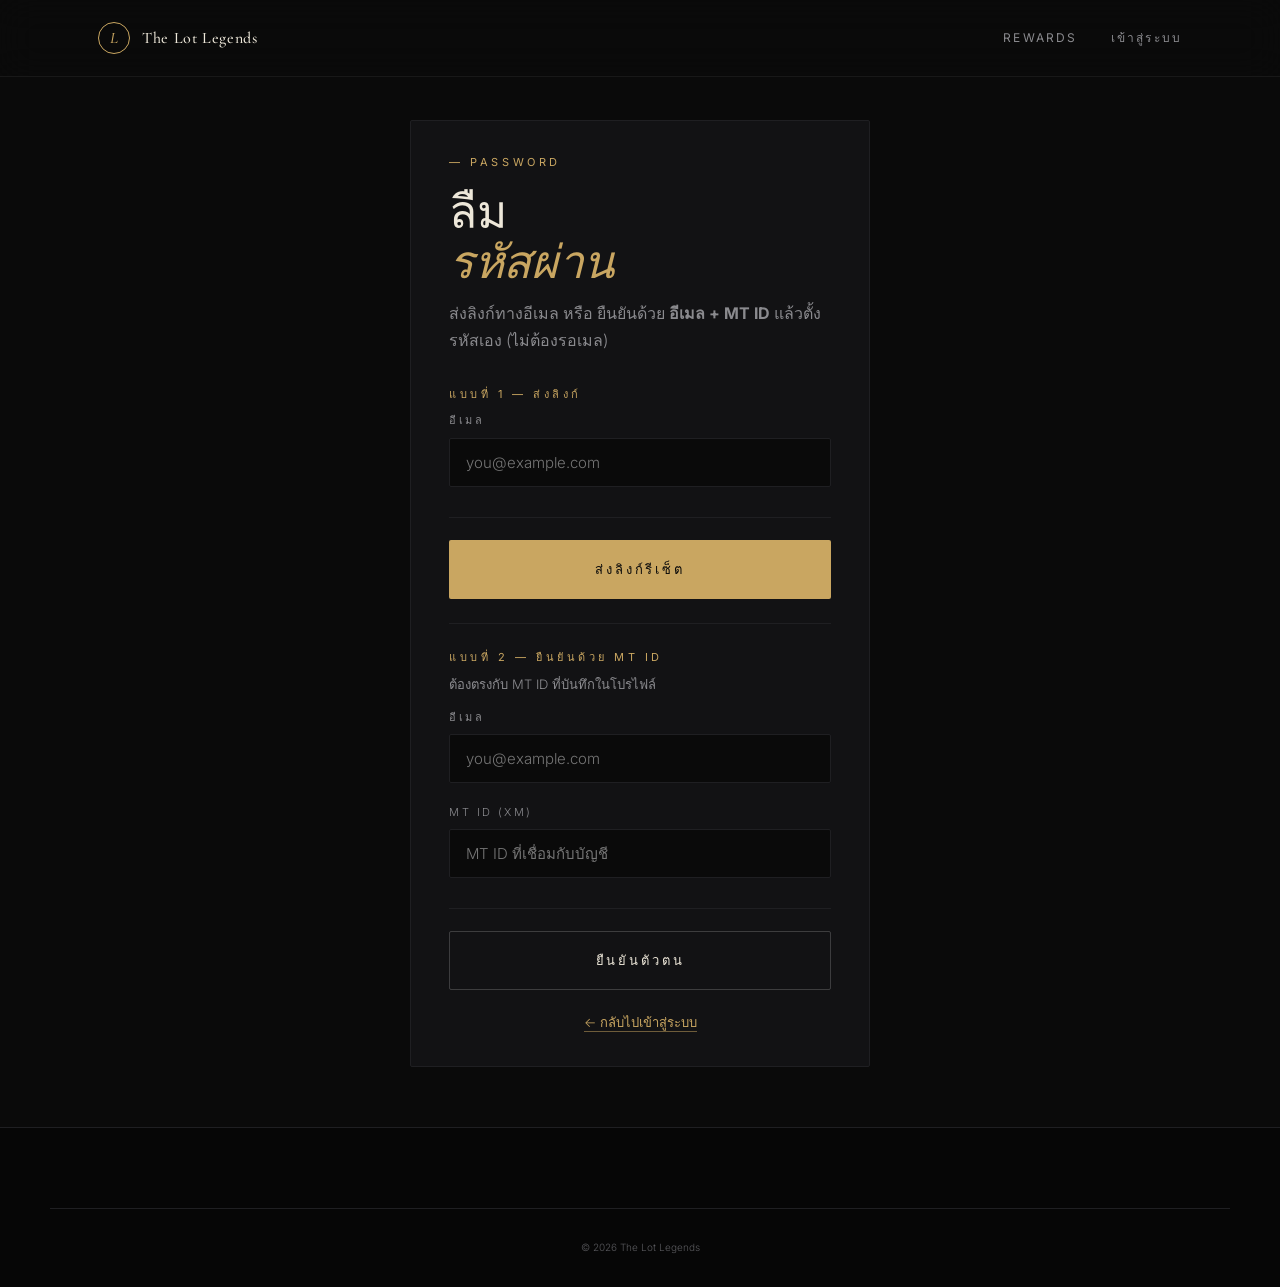
<file: forgot.html>
<!DOCTYPE html>
<html lang="th">
<head>
  <meta charset="UTF-8" />
  <meta name="viewport" content="width=device-width, initial-scale=1.0" />
  <meta name="theme-color" content="#0A0A0A" />
  <meta name="mobile-web-app-capable" content="yes" />
  <meta name="apple-mobile-web-app-capable" content="yes" />
  <meta name="apple-mobile-web-app-status-bar-style" content="black-translucent" />
  <link rel="manifest" href="site.webmanifest" />
  <link rel="icon" href="app-icon.svg" type="image/svg+xml" />
  <title>ลืมรหัสผ่าน · The Lot Legends</title>
  <link rel="preconnect" href="https://fonts.googleapis.com" />
  <link rel="preconnect" href="https://fonts.gstatic.com" crossorigin />
  <link href="https://fonts.googleapis.com/css2?family=Cormorant+Garamond:wght@300;400;500;600&family=Inter:wght@300;400;500;600&display=swap" rel="stylesheet" />
  <link rel="stylesheet" href="styles.css" />
</head>
<body class="page--app">
  <header class="nav">
    <div class="nav__inner">
      <a href="index.html" class="brand">
        <span class="brand__mark">L</span>
        <span class="brand__text">The Lot Legends</span>
      </a>
      <nav class="nav__links">
        <a href="index.html#tiers">Rewards</a>
        <a href="login.html">เข้าสู่ระบบ</a>
      </nav>
    </div>
  </header>

  <section class="auth">
    <div class="container auth__wrap">
      <div class="card-panel auth__panel">
        <p class="eyebrow">— Password</p>
        <h1 class="h2 auth__title">ลืม<br/><em>รหัสผ่าน</em></h1>
        <p class="muted auth__sub">
          ส่งลิงก์ทางอีเมล หรือ ยืนยันด้วย <strong>อีเมล + MT ID</strong> แล้วตั้งรหัสเอง (ไม่ต้องรอเมล)
        </p>

        <form id="forgot-form" novalidate>
          <p class="eyebrow small" style="margin-bottom:0.5rem">แบบที่ 1 — ส่งลิงก์</p>
          <div class="field">
            <label for="f-email">อีเมล</label>
            <input id="f-email" type="email" required autocomplete="email" placeholder="you@example.com" />
          </div>
          <p class="form__error" id="forgot-error" hidden></p>
          <div class="form__actions form__actions--single">
            <button type="submit" class="btn btn--gold btn--lg" id="forgot-btn">ส่งลิงก์รีเซ็ต</button>
          </div>
        </form>

        <p class="auth__alt muted small" id="forgot-success" hidden>
          หากอีเมลนี้มีในระบบ คุณจะได้รับข้อความเร็วๆ นี้ — ตรวจกล่อง junk / สแปมด้วย
        </p>

        <div class="auth__sep" style="margin:1.5rem 0; border-top:1px solid var(--line, #333)"></div>
        <p class="eyebrow small" style="margin-bottom:0.5rem">แบบที่ 2 — ยืนยันด้วย MT ID</p>
        <p class="muted small" style="margin-top:0">ต้องตรงกับ MT ID ที่บันทึกในโปรไฟล์</p>
        <form id="forgot-identity-form" novalidate>
          <div class="field">
            <label for="f-id-email">อีเมล</label>
            <input id="f-id-email" type="email" autocomplete="email" placeholder="you@example.com" />
          </div>
          <div class="field">
            <label for="f-xm">MT ID (XM)</label>
            <input id="f-xm" type="text" inputmode="text" autocomplete="username" placeholder="MT ID ที่เชื่อมกับบัญชี" />
          </div>
          <p class="form__error" id="forgot-id-error" hidden></p>
          <p class="form__ok muted small" id="forgot-id-ok" hidden></p>
          <div class="form__actions form__actions--single" id="forgot-id-step1">
            <button type="submit" class="btn btn--ghost btn--lg" id="forgot-id-btn">ยืนยันตัวตน</button>
          </div>
        </form>
        <form id="forgot-identity-newpw" novalidate hidden>
          <div class="field">
            <label for="f-newpw1">รหัสผ่านใหม่</label>
            <input id="f-newpw1" type="password" minlength="8" autocomplete="new-password" />
          </div>
          <div class="field">
            <label for="f-newpw2">ยืนยันรหัสผ่าน</label>
            <input id="f-newpw2" type="password" minlength="8" autocomplete="new-password" />
          </div>
          <p class="form__error" id="forgot-pw-error" hidden></p>
          <div class="form__actions form__actions--single">
            <button type="submit" class="btn btn--gold btn--lg" id="forgot-pw-btn">บันทึกรหัสใหม่</button>
          </div>
        </form>

        <p class="auth__alt muted small"><a href="login.html">← กลับไปเข้าสู่ระบบ</a></p>
      </div>
    </div>
  </section>

  <footer class="footer">
    <div class="container footer__bottom">
      <small>© 2026 The Lot Legends</small>
    </div>
  </footer>

  <script src="api.js"></script>
  <script>
    (() => {
      const form = document.getElementById('forgot-form');
      const err  = document.getElementById('forgot-error');
      const ok   = document.getElementById('forgot-success');
      const btn  = document.getElementById('forgot-btn');
      const em   = document.getElementById('f-email');

      form.addEventListener('submit', async (e) => {
        e.preventDefault();
        err.hidden = true;
        ok.hidden = true;
        const email = em.value.trim();
        if (!email) {
          err.textContent = 'กรุณากรอกอีเมล';
          err.hidden = false;
          return;
        }
        btn.disabled = true;
        btn.textContent = 'กำลังส่ง…';
        try {
          const res = await window.LotLegends.forgotPassword(email);
          em.disabled = true;
          form.style.display = 'none';
          if (res && res.message) ok.textContent = res.message;
          ok.hidden = false;
        } catch (ex) {
          err.textContent = ex.message || 'ส่งไม่สำเร็จ';
          err.hidden = false;
          btn.disabled = false;
          btn.textContent = 'ส่งลิงก์รีเซ็ต';
        }
      });

      const idForm = document.getElementById('forgot-identity-form');
      const idErr = document.getElementById('forgot-id-error');
      const idOk = document.getElementById('forgot-id-ok');
      const idEm = document.getElementById('f-id-email');
      const idXm = document.getElementById('f-xm');
      const idBtn = document.getElementById('forgot-id-btn');
      const newPwForm = document.getElementById('forgot-identity-newpw');
      const fNew1 = document.getElementById('f-newpw1');
      const fNew2 = document.getElementById('f-newpw2');
      const pwErr = document.getElementById('forgot-pw-error');
      const pwBtn = document.getElementById('forgot-pw-btn');
      let resetToken = null;

      idForm.addEventListener('submit', async (e) => {
        e.preventDefault();
        idErr.hidden = true;
        idOk.hidden = true;
        const email = idEm.value.trim();
        const xm = idXm.value.trim();
        if (!email || !xm) {
          idErr.textContent = 'กรุณากรอกอีเมลและ MT ID';
          idErr.hidden = false;
          return;
        }
        idBtn.disabled = true;
        idBtn.textContent = 'กำลังตรวจ…';
        try {
          const res = await window.LotLegends.requestResetByIdentity(email, xm);
          if (res && res.token) {
            resetToken = res.token;
            idOk.textContent = res.message || 'ยืนยันแล้ว กรุณาตั้งรหัสด้านล่าง';
            idOk.hidden = false;
            document.getElementById('forgot-id-step1').hidden = true;
            idEm.disabled = true;
            idXm.disabled = true;
            newPwForm.hidden = false;
            fNew1.focus();
          } else {
            idErr.textContent = (res && res.message) || 'ยืนยันไม่สำเร็จ';
            idErr.hidden = false;
            idBtn.disabled = false;
            idBtn.textContent = 'ยืนยันตัวตน';
          }
        } catch (ex) {
          idErr.textContent = ex.message || 'ลองใหม่';
          idErr.hidden = false;
          idBtn.disabled = false;
          idBtn.textContent = 'ยืนยันตัวตน';
        }
      });

      newPwForm.addEventListener('submit', async (e) => {
        e.preventDefault();
        pwErr.hidden = true;
        const a = fNew1.value;
        const b = fNew2.value;
        if (a.length < 8) {
          pwErr.textContent = 'รหัสต้องมีอย่างน้อย 8 ตัว';
          pwErr.hidden = false;
          return;
        }
        if (a !== b) {
          pwErr.textContent = 'รหัสสองช่องไม่ตรงกัน';
          pwErr.hidden = false;
          return;
        }
        if (!resetToken) {
          pwErr.textContent = 'เซสชันหมดอายุ กรุณายืนยันตัวตนอีกครั้ง';
          pwErr.hidden = false;
          return;
        }
        pwBtn.disabled = true;
        pwBtn.textContent = 'กำลังบันทึก…';
        try {
          const res = await window.LotLegends.resetPassword(resetToken, a);
          window.location.href = 'login.html?reset=1';
        } catch (ex) {
          pwErr.textContent = ex.message || 'บันทึกไม่สำเร็จ';
          pwErr.hidden = false;
          pwBtn.disabled = false;
          pwBtn.textContent = 'บันทึกรหัสใหม่';
        }
      });
    })();
  </script>
</body>
</html>
</file>
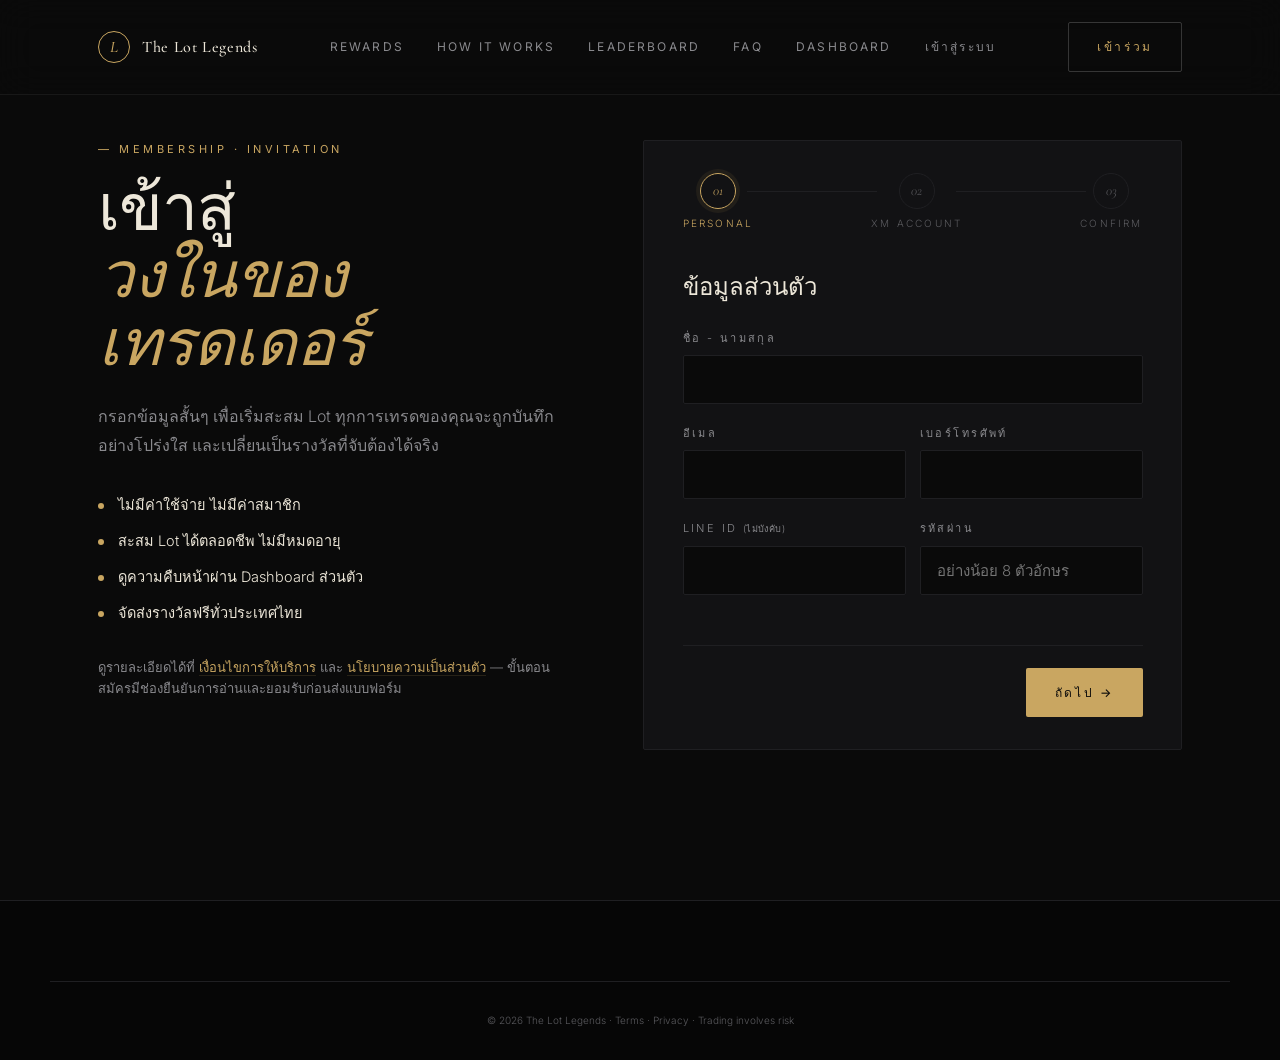
<file: join.html>
<!DOCTYPE html>
<html lang="th">
<head>
  <meta charset="UTF-8" />
  <meta name="viewport" content="width=device-width, initial-scale=1.0" />
  <meta name="theme-color" content="#0A0A0A" />
  <meta name="mobile-web-app-capable" content="yes" />
  <meta name="apple-mobile-web-app-capable" content="yes" />
  <meta name="apple-mobile-web-app-status-bar-style" content="black-translucent" />
  <link rel="manifest" href="site.webmanifest" />
  <link rel="icon" href="app-icon.svg" type="image/svg+xml" />
  <title>เข้าร่วมโปรแกรม · The Lot Legends</title>
  <meta name="description" content="เปิดบัญชี XM ภายใต้ Partner Code ของเรา และเริ่มสะสม Lot ตั้งแต่ Lot แรก" />

  <link rel="preconnect" href="https://fonts.googleapis.com" />
  <link rel="preconnect" href="https://fonts.gstatic.com" crossorigin />
  <link href="https://fonts.googleapis.com/css2?family=Cormorant+Garamond:wght@300;400;500;600&family=Inter:wght@300;400;500;600&display=swap" rel="stylesheet" />

  <link rel="stylesheet" href="styles.css" />
</head>
<body class="page--app">

  <!-- LOADER -->
  <div class="loader" id="loader" aria-hidden="true">
    <div class="loader__mark">
      <svg viewBox="0 0 60 60" width="56" height="56" aria-hidden="true">
        <circle cx="30" cy="30" r="28" fill="none" stroke="currentColor" stroke-width="0.6" opacity="0.4"/>
      </svg>
      <span class="loader__letter">L</span>
    </div>
    <span class="loader__text">Preparing your invitation</span>
  </div>

  <!-- NAV -->
  <header class="nav">
    <div class="nav__inner">
      <a href="index.html" class="brand">
        <span class="brand__mark">L</span>
        <span class="brand__text">The Lot Legends</span>
      </a>
      <nav class="nav__links">
        <a href="index.html#tiers">Rewards</a>
        <a href="index.html#how">How it works</a>
        <a href="index.html#leaderboard">Leaderboard</a>
        <a href="index.html#faq">FAQ</a>
        <a href="dashboard.html">Dashboard</a>
        <a href="login.html">เข้าสู่ระบบ</a>
      </nav>
      <a href="join.html" class="btn btn--ghost btn--nav is-active">เข้าร่วม</a>
      <button class="nav__burger" id="nav-burger" aria-label="Open menu" aria-expanded="false">
        <span></span><span></span>
      </button>
    </div>
  </header>

  <div class="drawer" id="drawer" aria-hidden="true">
    <nav class="drawer__links">
      <a href="index.html#tiers">Rewards</a>
      <a href="index.html#how">How it works</a>
      <a href="index.html#leaderboard">Leaderboard</a>
      <a href="index.html#faq">FAQ</a>
      <a href="dashboard.html">Dashboard</a>
      <a href="login.html">เข้าสู่ระบบ</a>
      <a href="join.html" class="drawer__cta">เข้าร่วมโปรแกรม</a>
    </nav>
    <p class="drawer__footer muted small">Quiet Luxury for Traders</p>
  </div>

  <!-- JOIN -->
  <section class="join">
    <div class="container join__grid">

      <aside class="join__side">
        <p class="eyebrow">— Membership · Invitation</p>
        <h1 class="h1-join">
          เข้าสู่<br/><em>วงในของเทรดเดอร์</em>
        </h1>
        <p class="muted join__sub">
          กรอกข้อมูลสั้นๆ เพื่อเริ่มสะสม Lot
          ทุกการเทรดของคุณจะถูกบันทึกอย่างโปร่งใส
          และเปลี่ยนเป็นรางวัลที่จับต้องได้จริง
        </p>

        <ul class="join__bullets">
          <li><i class="bul"></i><span>ไม่มีค่าใช้จ่าย ไม่มีค่าสมาชิก</span></li>
          <li><i class="bul"></i><span>สะสม Lot ได้ตลอดชีพ ไม่มีหมดอายุ</span></li>
          <li><i class="bul"></i><span>ดูความคืบหน้าผ่าน Dashboard ส่วนตัว</span></li>
          <li><i class="bul"></i><span>จัดส่งรางวัลฟรีทั่วประเทศไทย</span></li>
        </ul>

        <p class="muted small join__legal">
          ดูรายละเอียดได้ที่ <a href="terms.html" target="_blank" rel="noopener noreferrer">เงื่อนไขการให้บริการ</a>
          และ <a href="privacy.html" target="_blank" rel="noopener noreferrer">นโยบายความเป็นส่วนตัว</a>
          — ขั้นตอนสมัครมีช่องยืนยันการอ่านและยอมรับก่อนส่งแบบฟอร์ม
        </p>
      </aside>

      <div class="join__form-wrap">
        <div class="card-panel">
          <div class="stepper">
            <div class="stepper__dot is-active"><span>01</span><small>Personal</small></div>
            <div class="stepper__line"></div>
            <div class="stepper__dot"><span>02</span><small>XM Account</small></div>
            <div class="stepper__line"></div>
            <div class="stepper__dot"><span>03</span><small>Confirm</small></div>
          </div>

          <form id="join-form" novalidate>

            <!-- Step 1 -->
            <fieldset class="form-step">
              <legend class="form__legend">ข้อมูลส่วนตัว</legend>

              <div class="field">
                <label for="f-name">ชื่อ - นามสกุล</label>
                <input id="f-name" name="name" type="text" required autocomplete="name"/>
              </div>

              <div class="field-row">
                <div class="field">
                  <label for="f-email">อีเมล</label>
                  <input id="f-email" name="email" type="email" required autocomplete="email"/>
                </div>
                <div class="field">
                  <label for="f-phone">เบอร์โทรศัพท์</label>
                  <input id="f-phone" name="phone" type="tel" required autocomplete="tel"/>
                </div>
              </div>

              <div class="field-row">
                <div class="field">
                  <label for="f-line">Line ID <small class="muted">(ไม่บังคับ)</small></label>
                  <input id="f-line" name="lineId" type="text"/>
                </div>
                <div class="field">
                  <label for="f-pw">รหัสผ่าน</label>
                  <input id="f-pw" name="password" type="password" required minlength="8" autocomplete="new-password" placeholder="อย่างน้อย 8 ตัวอักษร"/>
                </div>
              </div>

              <div class="form__actions">
                <span></span>
                <button type="button" class="btn btn--gold" data-step="next">ถัดไป →</button>
              </div>
            </fieldset>

            <!-- Step 2 -->
            <fieldset class="form-step">
              <legend class="form__legend">บัญชี XM ของคุณ</legend>

              <div class="field">
                <label for="f-xmid">XM Trading ID</label>
                <input id="f-xmid" name="xmId" type="text" required placeholder="เช่น 24091877" inputmode="numeric"/>
                <small class="field__hint">เลขบัญชีที่ใช้เข้า MT4 / MT5</small>
              </div>

              <div id="claim-banner" class="claim-banner" hidden>
                <div class="claim-banner__icon" id="claim-icon">✓</div>
                <div class="claim-banner__body">
                  <p class="claim-banner__title" id="claim-title"></p>
                  <p class="claim-banner__sub" id="claim-sub"></p>
                </div>
              </div>

              <div class="field">
                <label for="f-acc">ประเภทบัญชี</label>
                <select id="f-acc" name="accountType" required>
                  <option value="">— เลือก —</option>
                  <option>Standard</option>
                  <option>Micro</option>
                  <option>Ultra Low</option>
                  <option>Zero / Shares</option>
                </select>
              </div>

              <div class="field">
                <label class="checkbox">
                  <input id="f-partner" type="checkbox" required/>
                  <span>ฉันยืนยันว่าได้สมัครภายใต้ Partner Code <em>LOTLEGENDS</em></span>
                </label>
              </div>

              <div class="form__actions">
                <button type="button" class="btn btn--ghost" data-step="back">← ย้อนกลับ</button>
                <button type="button" class="btn btn--gold" data-step="next">ถัดไป →</button>
              </div>
            </fieldset>

            <!-- Step 3 -->
            <fieldset class="form-step">
              <legend class="form__legend">ยืนยันการเข้าร่วม</legend>

              <p class="muted">
                เกือบเสร็จแล้ว เลือกของรางวัลที่คุณสนใจมากที่สุด
                เพื่อให้ทีมแนะนำคุณได้เหมาะสม
              </p>

              <div class="field">
                <label class="checkbox">
                  <input id="f-legal" type="checkbox" required/>
                  <span>
                    ข้าพเจ้าได้อ่านและยอมรับ
                    <a href="terms.html" target="_blank" rel="noopener noreferrer">เงื่อนไขการให้บริการ</a>
                    และ
                    <a href="privacy.html" target="_blank" rel="noopener noreferrer">นโยบายความเป็นส่วนตัว</a>
                    รวมถึงการเก็บรวบรวมและใช้ข้อมูลส่วนบุคคลตามที่ระบุในนโยบาย
                  </span>
                </label>
              </div>

              <div class="goal-grid">
                <label class="goal">
                  <input type="radio" name="goal" value="watch"/>
                  <div>
                    <span class="goal__tier">Gold</span>
                    <strong>Apple Watch</strong>
                    <small class="muted">150 lots</small>
                  </div>
                </label>
                <label class="goal">
                  <input type="radio" name="goal" value="ipad"/>
                  <div>
                    <span class="goal__tier">Platinum</span>
                    <strong>iPad Gen 10</strong>
                    <small class="muted">300 lots</small>
                  </div>
                </label>
                <label class="goal">
                  <input type="radio" name="goal" value="macbook" checked/>
                  <div>
                    <span class="goal__tier">Diamond</span>
                    <strong>MacBook Air M3</strong>
                    <small class="muted">500 lots</small>
                  </div>
                </label>
                <label class="goal">
                  <input type="radio" name="goal" value="iphone"/>
                  <div>
                    <span class="goal__tier">Master</span>
                    <strong>iPhone 17 Pro Max</strong>
                    <small class="muted">700 lots</small>
                  </div>
                </label>
                <label class="goal">
                  <input type="radio" name="goal" value="gold"/>
                  <div>
                    <span class="goal__tier">Legend</span>
                    <strong>ทองคำ 1 บาท</strong>
                    <small class="muted">1,000 lots</small>
                  </div>
                </label>
                <label class="goal">
                  <input type="radio" name="goal" value="undecided"/>
                  <div>
                    <span class="goal__tier">—</span>
                    <strong>ยังไม่ตัดสินใจ</strong>
                    <small class="muted">เลือกทีหลัง</small>
                  </div>
                </label>
              </div>

              <div class="form__actions">
                <button type="button" class="btn btn--ghost" data-step="back">← ย้อนกลับ</button>
                <button type="submit" class="btn btn--gold">ยืนยันเข้าร่วม</button>
              </div>
            </fieldset>

          </form>

          <p class="form__error form__error--global" id="join-error" hidden></p>

          <div class="form-success" id="form-success" hidden>
            <div class="success__mark">
              <svg viewBox="0 0 64 64" width="48" height="48" aria-hidden="true" fill="none" stroke="currentColor" stroke-width="1.5">
                <circle cx="32" cy="32" r="30" opacity="0.4"/>
                <path d="M20 33 L29 42 L46 24" stroke-linecap="round" stroke-linejoin="round"/>
              </svg>
            </div>
            <h3>ยินดีต้อนรับสู่<br/><em>The Lot Legends</em></h3>
            <p class="muted">
              บัญชีของคุณถูกสร้างเรียบร้อย
              เริ่มสะสม Lot ได้ทันทีที่ Dashboard
            </p>
            <a href="dashboard.html" class="btn btn--gold btn--lg">เข้าสู่ Dashboard ของฉัน</a>
          </div>
        </div>
      </div>

    </div>
  </section>

  <footer class="footer">
    <div class="container footer__bottom">
      <small>© 2026 The Lot Legends · <a href="terms.html">Terms</a> · <a href="privacy.html">Privacy</a> · Trading involves risk</small>
    </div>
  </footer>

  <script src="api.js"></script>
  <script src="script.js"></script>
  <script>
    (() => {
      const form    = document.getElementById('join-form');
      const errBox  = document.getElementById('join-error');
      const success = document.getElementById('form-success');
      if (!form) return;

      // ─── MT ID claim-preview ─────────────────────────────────────
      const xmInput   = document.getElementById('f-xmid');
      const banner    = document.getElementById('claim-banner');
      const bIcon     = document.getElementById('claim-icon');
      const bTitle    = document.getElementById('claim-title');
      const bSub      = document.getElementById('claim-sub');
      let claimState  = { mt_id: null, has_placeholder: false, total_lots: 0, trade_count: 0 };
      let lookupTimer = null;
      let lookupSeq   = 0;

      const showBanner = (variant, icon, title, sub) => {
        banner.hidden = false;
        banner.classList.remove('claim-banner--miss', 'claim-banner--checking');
        if (variant === 'miss') banner.classList.add('claim-banner--miss');
        if (variant === 'checking') banner.classList.add('claim-banner--checking');
        bIcon.textContent = icon;
        bTitle.textContent = title;
        bSub.innerHTML = sub;
      };

      const hideBanner = () => {
        banner.hidden = true;
        claimState = { mt_id: null, has_placeholder: false, total_lots: 0, trade_count: 0 };
      };

      const checkClaim = async (mt) => {
        const seq = ++lookupSeq;
        showBanner('checking', '', 'กำลังตรวจสอบ…', 'รอสักครู่ เรากำลังเช็คประวัติของ MT ID นี้');
        try {
          const res = await window.LotLegends.previewClaim(mt);
          if (seq !== lookupSeq) return; // stale
          claimState = res;
          if (res.has_placeholder && res.total_lots > 0) {
            const lots = res.total_lots.toLocaleString('en-US', { minimumFractionDigits: 2, maximumFractionDigits: 2 });
            showBanner(
              'hit', '✓',
              'พบ Lots ที่สะสมไว้แล้ว!',
              `MT ID นี้มี <span class="claim-banner__lots">${lots} Lots</span> จาก ${res.trade_count.toLocaleString()} รายการเทรด — สมัครเสร็จจะถูกผูกกับบัญชีคุณทันที`
            );
          } else {
            showBanner(
              'miss', '·',
              'ยังไม่มีประวัติในระบบ',
              'ไม่เป็นไร — เริ่มสะสม Lot ได้ตั้งแต่การเทรดถัดไป (ปกติแล้ว Partner จะอัปเดตข้อมูลให้สัปดาห์ละครั้ง)'
            );
          }
        } catch (ex) {
          if (seq !== lookupSeq) return;
          hideBanner();
        }
      };

      xmInput.addEventListener('input', () => {
        const v = xmInput.value.trim();
        clearTimeout(lookupTimer);
        if (v.length < 4) { hideBanner(); return; }
        lookupTimer = setTimeout(() => checkClaim(v), 350);
      });

      // ─── Submit ──────────────────────────────────────────────────
      form.addEventListener('submit', async (e) => {
        e.preventDefault();
        e.stopImmediatePropagation();
        errBox.hidden = true;

        const submitBtn = form.querySelector('button[type="submit"]');
        const legalEl = document.getElementById('f-legal');
        if (!legalEl || !legalEl.checked) {
          errBox.textContent = 'กรุณาติ๊กยอมรับเงื่อนไขการให้บริการและนโยบายความเป็นส่วนตัว';
          errBox.hidden = false;
          if (submitBtn) {
            submitBtn.disabled = false;
            submitBtn.textContent = 'ยืนยันเข้าร่วม';
          }
          return;
        }

        const data = {
          name:          document.getElementById('f-name').value.trim(),
          email:         document.getElementById('f-email').value.trim(),
          phone:         document.getElementById('f-phone').value.trim() || null,
          line_id:       document.getElementById('f-line').value.trim() || null,
          password:      document.getElementById('f-pw').value,
          xm_id:         document.getElementById('f-xmid').value.trim() || null,
          account_type:  document.getElementById('f-acc').value || null,
          target_reward: (document.querySelector('input[name="goal"]:checked') || {}).value || null,
          accept_terms:  true,
        };

        submitBtn.disabled = true;
        submitBtn.textContent = 'กำลังเปิดบัญชี…';

        try {
          const res = await window.LotLegends.register(data);
          window.LotLegends.setToken(res.access_token);

          // Customise the success card based on whether we just claimed a placeholder
          if (res.claimed_placeholder && res.claimed_lots > 0) {
            const lots = res.claimed_lots.toLocaleString('en-US', { minimumFractionDigits: 2, maximumFractionDigits: 2 });
            const heading = success.querySelector('h3');
            const para    = success.querySelector('p');
            if (heading) heading.innerHTML = `เชื่อมบัญชีสำเร็จ<br/><em>${lots} Lots พร้อมแล้ว</em>`;
            if (para)    para.innerHTML = `ระบบพบประวัติการเทรดของ MT ID นี้ และผูกเข้ากับบัญชีของคุณเรียบร้อย<br/>กำลังนำคุณไปยัง Dashboard…`;
          } else {
            const para = success.querySelector('p');
            if (para)  para.innerHTML = `บัญชีของคุณถูกสร้างเรียบร้อย<br/>กำลังนำคุณไปยัง Dashboard…`;
          }

          form.style.display = 'none';
          success.hidden = false;
          success.scrollIntoView({ behavior: 'smooth', block: 'center' });

          setTimeout(() => { window.location.href = 'dashboard.html'; }, 2000);
        } catch (ex) {
          errBox.textContent = ex.message || 'สมัครไม่สำเร็จ';
          errBox.hidden = false;
          submitBtn.disabled = false;
          submitBtn.textContent = 'ยืนยันเข้าร่วม';
          errBox.scrollIntoView({ behavior: 'smooth', block: 'center' });
        }
      }, true);
    })();
  </script>
</body>
</html>
</file>
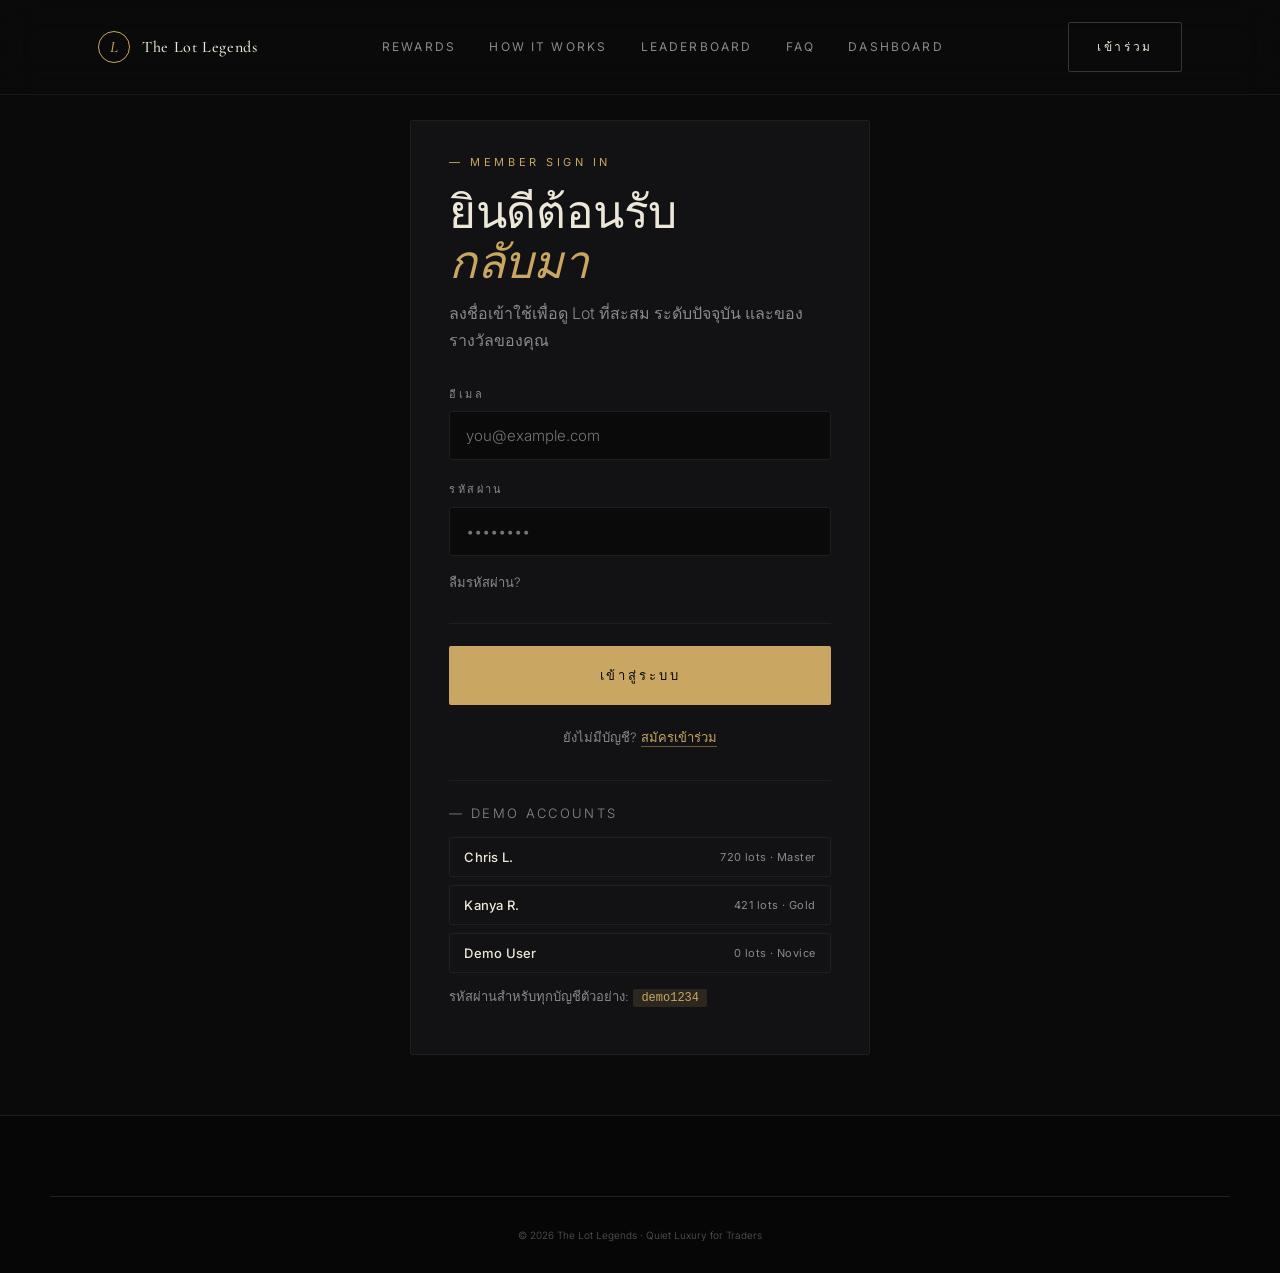
<file: login.html>
<!DOCTYPE html>
<html lang="th">
<head>
  <meta charset="UTF-8" />
  <meta name="viewport" content="width=device-width, initial-scale=1.0" />
  <meta name="theme-color" content="#0A0A0A" />
  <meta name="mobile-web-app-capable" content="yes" />
  <meta name="apple-mobile-web-app-capable" content="yes" />
  <meta name="apple-mobile-web-app-status-bar-style" content="black-translucent" />
  <link rel="manifest" href="site.webmanifest" />
  <link rel="icon" href="app-icon.svg" type="image/svg+xml" />
  <title>เข้าสู่ระบบ · The Lot Legends</title>
  <meta name="description" content="เข้าสู่ระบบเพื่อดู Dashboard ส่วนตัวของคุณ" />

  <link rel="preconnect" href="https://fonts.googleapis.com" />
  <link rel="preconnect" href="https://fonts.gstatic.com" crossorigin />
  <link href="https://fonts.googleapis.com/css2?family=Cormorant+Garamond:wght@300;400;500;600&family=Inter:wght@300;400;500;600&display=swap" rel="stylesheet" />

  <link rel="stylesheet" href="styles.css" />
</head>
<body class="page--app">

  <!-- LOADER -->
  <div class="loader" id="loader" aria-hidden="true">
    <div class="loader__mark">
      <svg viewBox="0 0 60 60" width="56" height="56" aria-hidden="true">
        <circle cx="30" cy="30" r="28" fill="none" stroke="currentColor" stroke-width="0.6" opacity="0.4"/>
      </svg>
      <span class="loader__letter">L</span>
    </div>
    <span class="loader__text">Welcome back</span>
  </div>

  <!-- NAV -->
  <header class="nav">
    <div class="nav__inner">
      <a href="index.html" class="brand">
        <span class="brand__mark">L</span>
        <span class="brand__text">The Lot Legends</span>
      </a>
      <nav class="nav__links">
        <a href="index.html#tiers">Rewards</a>
        <a href="index.html#how">How it works</a>
        <a href="index.html#leaderboard">Leaderboard</a>
        <a href="index.html#faq">FAQ</a>
        <a href="dashboard.html">Dashboard</a>
      </nav>
      <a href="join.html" class="btn btn--ghost btn--nav">เข้าร่วม</a>
      <button class="nav__burger" id="nav-burger" aria-label="Open menu" aria-expanded="false">
        <span></span><span></span>
      </button>
    </div>
  </header>

  <div class="drawer" id="drawer" aria-hidden="true">
    <nav class="drawer__links">
      <a href="index.html#tiers">Rewards</a>
      <a href="index.html#how">How it works</a>
      <a href="index.html#leaderboard">Leaderboard</a>
      <a href="index.html#faq">FAQ</a>
      <a href="dashboard.html">Dashboard</a>
      <a href="join.html" class="drawer__cta">เข้าร่วมโปรแกรม</a>
    </nav>
    <p class="drawer__footer muted small">Quiet Luxury for Traders</p>
  </div>

  <!-- LOGIN -->
  <section class="auth">
    <div class="container auth__wrap">
      <div class="card-panel auth__panel">
        <p class="eyebrow">— Member Sign In</p>
        <h1 class="h2 auth__title">ยินดีต้อนรับ<br/><em>กลับมา</em></h1>
        <p class="muted auth__sub">
          ลงชื่อเข้าใช้เพื่อดู Lot ที่สะสม
          ระดับปัจจุบัน และของรางวัลของคุณ
        </p>

        <form id="login-form" novalidate>
          <div class="field">
            <label for="l-email">อีเมล</label>
            <input id="l-email" name="email" type="email" required autocomplete="email" placeholder="you@example.com"/>
          </div>

          <div class="field">
            <label for="l-pw">รหัสผ่าน</label>
            <input id="l-pw" name="password" type="password" required autocomplete="current-password" placeholder="••••••••"/>
            <p class="muted small" style="margin:8px 0 0;"><a href="forgot.html">ลืมรหัสผ่าน?</a></p>
          </div>

          <p class="form__error" id="login-error" hidden></p>

          <div class="form__actions form__actions--single">
            <button type="submit" class="btn btn--gold btn--lg" id="login-submit">เข้าสู่ระบบ</button>
          </div>
        </form>

        <p class="auth__alt muted small">
          ยังไม่มีบัญชี? <a href="join.html">สมัครเข้าร่วม</a>
        </p>

        <div class="auth__demo">
          <p class="muted small auth__demo-title">— Demo accounts</p>
          <button type="button" class="demo-chip" data-email="chris@lotlegends.dev">
            <strong>Chris L.</strong><span>720 lots · Master</span>
          </button>
          <button type="button" class="demo-chip" data-email="kanya@lotlegends.dev">
            <strong>Kanya R.</strong><span>421 lots · Gold</span>
          </button>
          <button type="button" class="demo-chip" data-email="demo@lotlegends.dev">
            <strong>Demo User</strong><span>0 lots · Novice</span>
          </button>
          <p class="muted small">รหัสผ่านสำหรับทุกบัญชีตัวอย่าง: <code>demo1234</code></p>
        </div>
      </div>
    </div>
  </section>

  <footer class="footer">
    <div class="container footer__bottom">
      <small>© 2026 The Lot Legends · Quiet Luxury for Traders</small>
    </div>
  </footer>

  <script src="api.js"></script>
  <script src="script.js"></script>
  <script>
    (() => {
      if (window.LotLegends && window.LotLegends.isAuthed()) {
        const params = new URLSearchParams(window.location.search);
        const next = params.get('next') || 'dashboard.html';
        window.location.replace(next);
        return;
      }

      const form  = document.getElementById('login-form');
      const err   = document.getElementById('login-error');
      const btn   = document.getElementById('login-submit');
      const email = document.getElementById('l-email');
      const pw    = document.getElementById('l-pw');

      document.querySelectorAll('.demo-chip').forEach(chip => {
        chip.addEventListener('click', () => {
          email.value = chip.dataset.email;
          pw.value = 'demo1234';
          email.focus();
        });
      });

      form.addEventListener('submit', async (e) => {
        e.preventDefault();
        err.hidden = true;
        if (!email.value || !pw.value) {
          err.textContent = 'กรุณากรอกอีเมลและรหัสผ่าน';
          err.hidden = false;
          return;
        }
        btn.disabled = true;
        btn.textContent = 'กำลังเข้าสู่ระบบ…';
        try {
          const res = await window.LotLegends.login(email.value.trim(), pw.value);
          window.LotLegends.setToken(res.access_token);
          const params = new URLSearchParams(window.location.search);
          const next = params.get('next') || 'dashboard.html';
          window.location.replace(next);
        } catch (ex) {
          err.textContent = ex.message || 'เข้าสู่ระบบไม่สำเร็จ';
          err.hidden = false;
          btn.disabled = false;
          btn.textContent = 'เข้าสู่ระบบ';
        }
      });
    })();
  </script>
</body>
</html>
</file>
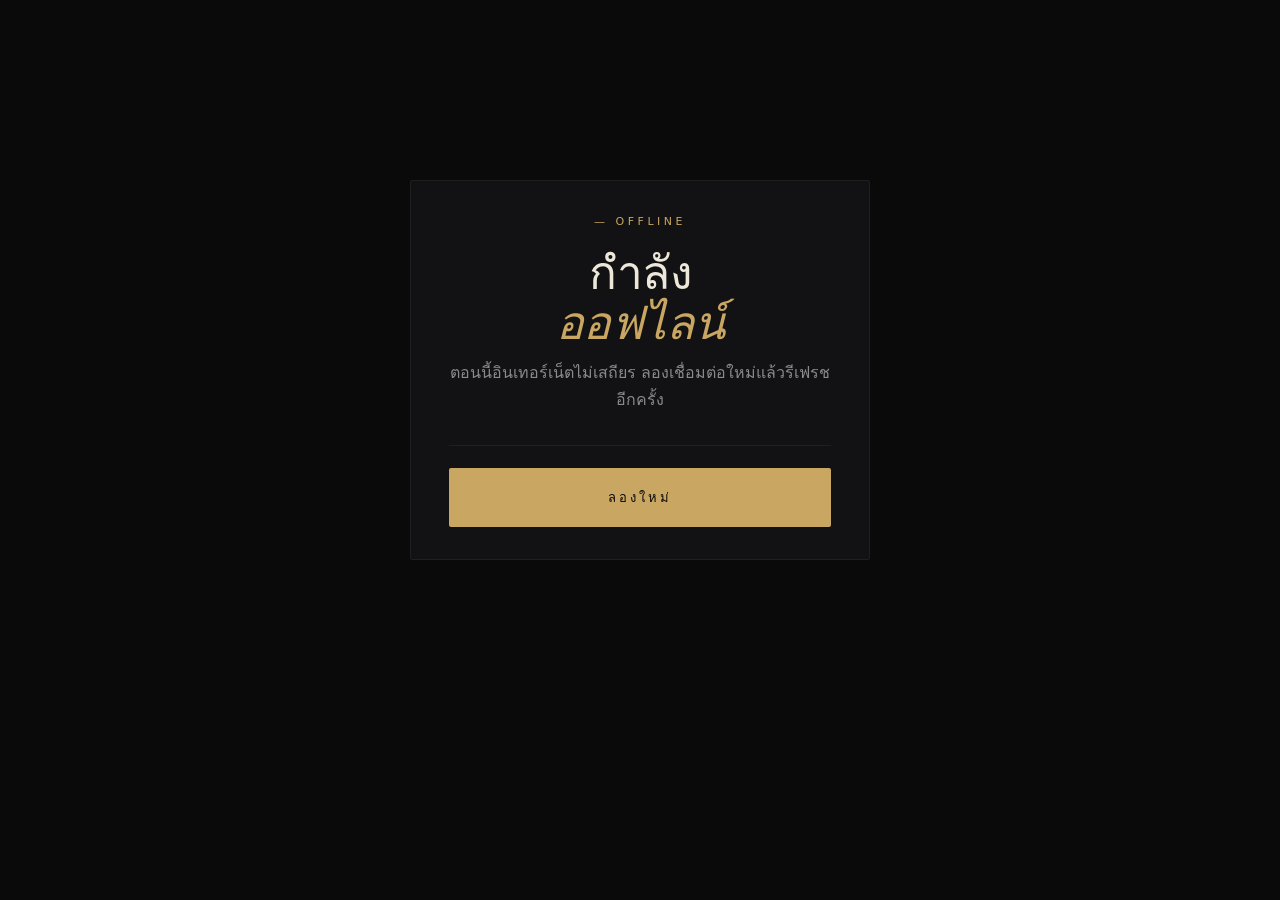
<file: offline.html>
<!DOCTYPE html>
<html lang="th">
<head>
  <meta charset="UTF-8" />
  <meta name="viewport" content="width=device-width, initial-scale=1.0" />
  <meta name="theme-color" content="#0A0A0A" />
  <title>ออฟไลน์อยู่ชั่วคราว · The Lot Legends</title>
  <link rel="stylesheet" href="styles.css" />
</head>
<body class="page--app">
  <section class="auth">
    <div class="container auth__wrap">
      <div class="card-panel auth__panel" style="text-align:center">
        <p class="eyebrow">— Offline</p>
        <h1 class="h2 auth__title">กำลัง<br/><em>ออฟไลน์</em></h1>
        <p class="muted auth__sub" style="margin-left:auto;margin-right:auto">
          ตอนนี้อินเทอร์เน็ตไม่เสถียร ลองเชื่อมต่อใหม่แล้วรีเฟรชอีกครั้ง
        </p>
        <div class="form__actions form__actions--single">
          <button class="btn btn--gold btn--lg" type="button" onclick="window.location.reload()">ลองใหม่</button>
        </div>
      </div>
    </div>
  </section>
</body>
</html>
</file>
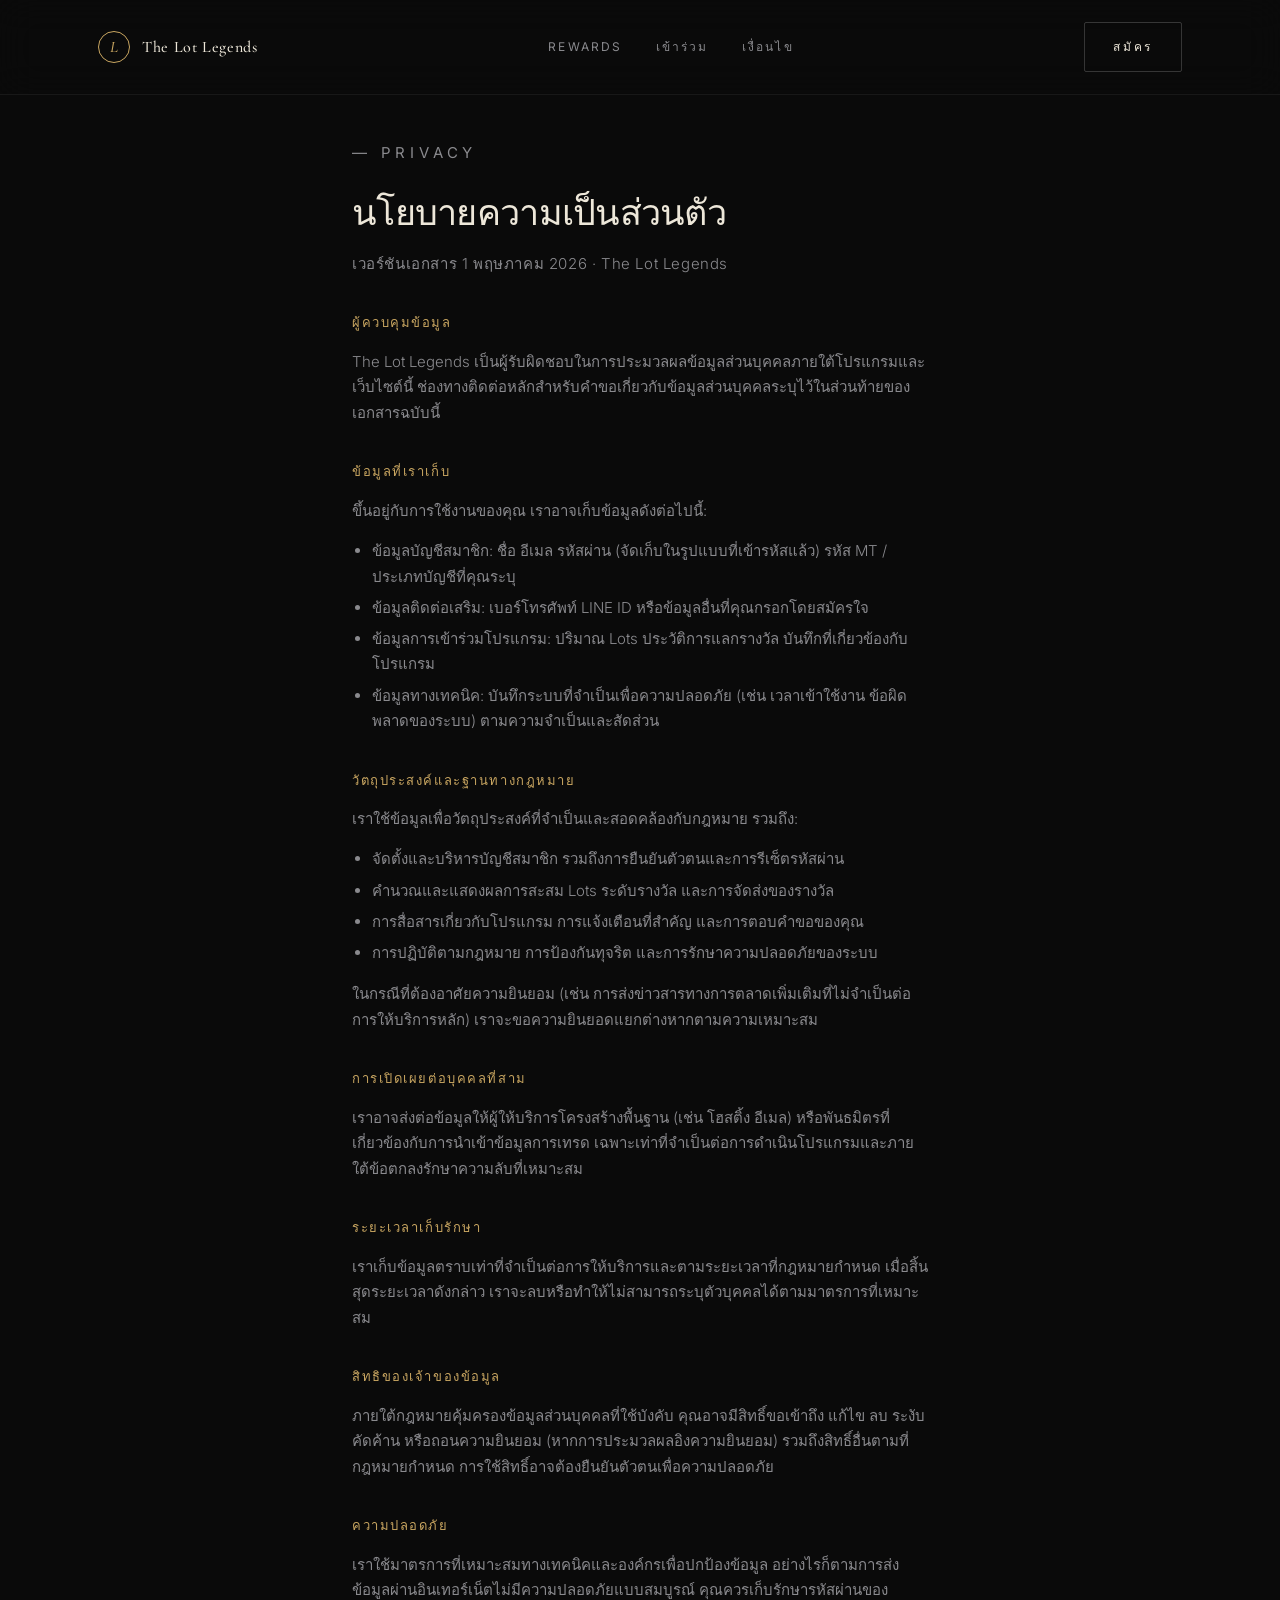
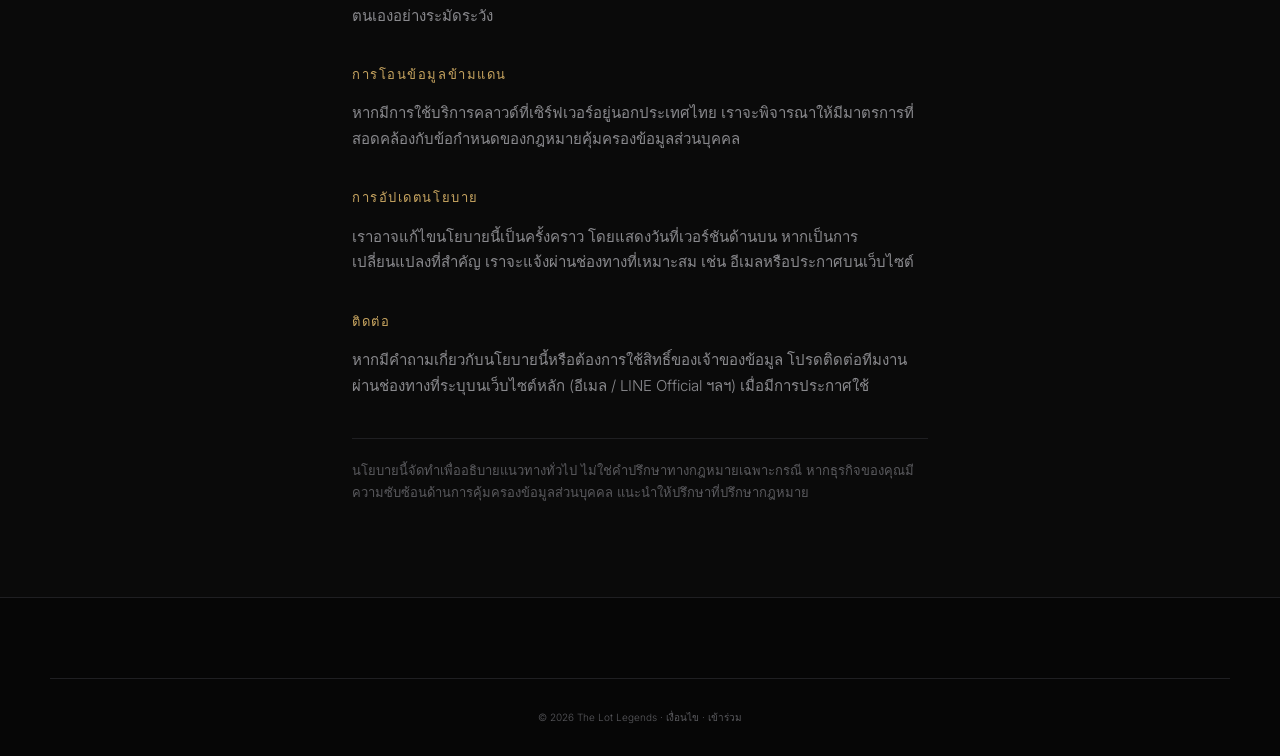
<file: privacy.html>
<!DOCTYPE html>
<html lang="th">
<head>
  <meta charset="UTF-8" />
  <meta name="viewport" content="width=device-width, initial-scale=1.0" />
  <meta name="theme-color" content="#0A0A0A" />
  <link rel="manifest" href="site.webmanifest" />
  <link rel="icon" href="app-icon.svg" type="image/svg+xml" />
  <title>นโยบายความเป็นส่วนตัว · The Lot Legends</title>
  <meta name="description" content="นโยบายการเก็บรวบรวมและใช้ข้อมูลส่วนบุคคล — The Lot Legends" />

  <link rel="preconnect" href="https://fonts.googleapis.com" />
  <link rel="preconnect" href="https://fonts.gstatic.com" crossorigin />
  <link href="https://fonts.googleapis.com/css2?family=Cormorant+Garamond:wght@300;400;500;600&family=Inter:wght@300;400;500;600&display=swap" rel="stylesheet" />
  <link rel="stylesheet" href="styles.css" />
</head>
<body class="page--app">

  <div class="loader" id="loader" aria-hidden="true">
    <div class="loader__mark">
      <svg viewBox="0 0 60 60" width="56" height="56" aria-hidden="true">
        <circle cx="30" cy="30" r="28" fill="none" stroke="currentColor" stroke-width="0.6" opacity="0.4"/>
      </svg>
      <span class="loader__letter">L</span>
    </div>
    <span class="loader__text">Privacy</span>
  </div>

  <header class="nav">
    <div class="nav__inner">
      <a href="index.html" class="brand">
        <span class="brand__mark">L</span>
        <span class="brand__text">The Lot Legends</span>
      </a>
      <nav class="nav__links">
        <a href="index.html#tiers">Rewards</a>
        <a href="join.html">เข้าร่วม</a>
        <a href="terms.html">เงื่อนไข</a>
      </nav>
      <a href="join.html" class="btn btn--ghost btn--nav">สมัคร</a>
      <button class="nav__burger" id="nav-burger" aria-label="Open menu" aria-expanded="false">
        <span></span><span></span>
      </button>
    </div>
  </header>

  <div class="drawer" id="drawer" aria-hidden="true">
    <nav class="drawer__links">
      <a href="index.html#tiers">Rewards</a>
      <a href="join.html" class="drawer__cta">เข้าร่วมโปรแกรม</a>
      <a href="terms.html">เงื่อนไขการให้บริการ</a>
    </nav>
    <p class="drawer__footer muted small">Quiet Luxury for Traders</p>
  </div>

  <section class="legal-doc">
    <div class="container legal-doc__inner">
      <p class="eyebrow">— Privacy</p>
      <h1>นโยบายความเป็นส่วนตัว</h1>
      <p class="legal-doc__meta">เวอร์ชันเอกสาร 1 พฤษภาคม 2026 · The Lot Legends</p>

      <h2>ผู้ควบคุมข้อมูล</h2>
      <p>
        The Lot Legends เป็นผู้รับผิดชอบในการประมวลผลข้อมูลส่วนบุคคลภายใต้โปรแกรมและเว็บไซต์นี้
        ช่องทางติดต่อหลักสำหรับคำขอเกี่ยวกับข้อมูลส่วนบุคคลระบุไว้ในส่วนท้ายของเอกสารฉบับนี้
      </p>

      <h2>ข้อมูลที่เราเก็บ</h2>
      <p>ขึ้นอยู่กับการใช้งานของคุณ เราอาจเก็บข้อมูลดังต่อไปนี้:</p>
      <ul>
        <li>ข้อมูลบัญชีสมาชิก: ชื่อ อีเมล รหัสผ่าน (จัดเก็บในรูปแบบที่เข้ารหัสแล้ว) รหัส MT / ประเภทบัญชีที่คุณระบุ</li>
        <li>ข้อมูลติดต่อเสริม: เบอร์โทรศัพท์ LINE ID หรือข้อมูลอื่นที่คุณกรอกโดยสมัครใจ</li>
        <li>ข้อมูลการเข้าร่วมโปรแกรม: ปริมาณ Lots ประวัติการแลกรางวัล บันทึกที่เกี่ยวข้องกับโปรแกรม</li>
        <li>ข้อมูลทางเทคนิค: บันทึกระบบที่จำเป็นเพื่อความปลอดภัย (เช่น เวลาเข้าใช้งาน ข้อผิดพลาดของระบบ) ตามความจำเป็นและสัดส่วน</li>
      </ul>

      <h2>วัตถุประสงค์และฐานทางกฎหมาย</h2>
      <p>เราใช้ข้อมูลเพื่อวัตถุประสงค์ที่จำเป็นและสอดคล้องกับกฎหมาย รวมถึง:</p>
      <ul>
        <li>จัดตั้งและบริหารบัญชีสมาชิก รวมถึงการยืนยันตัวตนและการรีเซ็ตรหัสผ่าน</li>
        <li>คำนวณและแสดงผลการสะสม Lots ระดับรางวัล และการจัดส่งของรางวัล</li>
        <li>การสื่อสารเกี่ยวกับโปรแกรม การแจ้งเตือนที่สำคัญ และการตอบคำขอของคุณ</li>
        <li>การปฏิบัติตามกฎหมาย การป้องกันทุจริต และการรักษาความปลอดภัยของระบบ</li>
      </ul>
      <p>
        ในกรณีที่ต้องอาศัยความยินยอม (เช่น การส่งข่าวสารทางการตลาดเพิ่มเติมที่ไม่จำเป็นต่อการให้บริการหลัก)
        เราจะขอความยินยอดแยกต่างหากตามความเหมาะสม
      </p>

      <h2>การเปิดเผยต่อบุคคลที่สาม</h2>
      <p>
        เราอาจส่งต่อข้อมูลให้ผู้ให้บริการโครงสร้างพื้นฐาน (เช่น โฮสติ้ง อีเมล) หรือพันธมิตรที่เกี่ยวข้องกับการนำเข้าข้อมูลการเทรด
        เฉพาะเท่าที่จำเป็นต่อการดำเนินโปรแกรมและภายใต้ข้อตกลงรักษาความลับที่เหมาะสม
      </p>

      <h2>ระยะเวลาเก็บรักษา</h2>
      <p>
        เราเก็บข้อมูลตราบเท่าที่จำเป็นต่อการให้บริการและตามระยะเวลาที่กฎหมายกำหนด
        เมื่อสิ้นสุดระยะเวลาดังกล่าว เราจะลบหรือทำให้ไม่สามารถระบุตัวบุคคลได้ตามมาตรการที่เหมาะสม
      </p>

      <h2>สิทธิของเจ้าของข้อมูล</h2>
      <p>
        ภายใต้กฎหมายคุ้มครองข้อมูลส่วนบุคคลที่ใช้บังคับ คุณอาจมีสิทธิ์ขอเข้าถึง แก้ไข ลบ ระงับ
        คัดค้าน หรือถอนความยินยอม (หากการประมวลผลอิงความยินยอม) รวมถึงสิทธิ์อื่นตามที่กฎหมายกำหนด
        การใช้สิทธิ์อาจต้องยืนยันตัวตนเพื่อความปลอดภัย
      </p>

      <h2>ความปลอดภัย</h2>
      <p>
        เราใช้มาตรการที่เหมาะสมทางเทคนิคและองค์กรเพื่อปกป้องข้อมูล
        อย่างไรก็ตามการส่งข้อมูลผ่านอินเทอร์เน็ตไม่มีความปลอดภัยแบบสมบูรณ์ คุณควรเก็บรักษารหัสผ่านของตนเองอย่างระมัดระวัง
      </p>

      <h2>การโอนข้อมูลข้ามแดน</h2>
      <p>
        หากมีการใช้บริการคลาวด์ที่เซิร์ฟเวอร์อยู่นอกประเทศไทย เราจะพิจารณาให้มีมาตรการที่สอดคล้องกับข้อกำหนดของกฎหมายคุ้มครองข้อมูลส่วนบุคคล
      </p>

      <h2>การอัปเดตนโยบาย</h2>
      <p>
        เราอาจแก้ไขนโยบายนี้เป็นครั้งคราว โดยแสดงวันที่เวอร์ชันด้านบน
        หากเป็นการเปลี่ยนแปลงที่สำคัญ เราจะแจ้งผ่านช่องทางที่เหมาะสม เช่น อีเมลหรือประกาศบนเว็บไซต์
      </p>

      <h2>ติดต่อ</h2>
      <p>
        หากมีคำถามเกี่ยวกับนโยบายนี้หรือต้องการใช้สิทธิ์ของเจ้าของข้อมูล
        โปรดติดต่อทีมงานผ่านช่องทางที่ระบุบนเว็บไซต์หลัก (อีเมล / LINE Official ฯลฯ) เมื่อมีการประกาศใช้
      </p>

      <p class="legal-doc__note">
        นโยบายนี้จัดทำเพื่ออธิบายแนวทางทั่วไป ไม่ใช่คำปรึกษาทางกฎหมายเฉพาะกรณี
        หากธุรกิจของคุณมีความซับซ้อนด้านการคุ้มครองข้อมูลส่วนบุคคล แนะนำให้ปรึกษาที่ปรึกษากฎหมาย
      </p>
    </div>
  </section>

  <footer class="footer">
    <div class="container footer__bottom">
      <small>© 2026 The Lot Legends · <a href="terms.html">เงื่อนไข</a> · <a href="join.html">เข้าร่วม</a></small>
    </div>
  </footer>

  <script src="api.js"></script>
  <script src="script.js"></script>
</body>
</html>
</file>
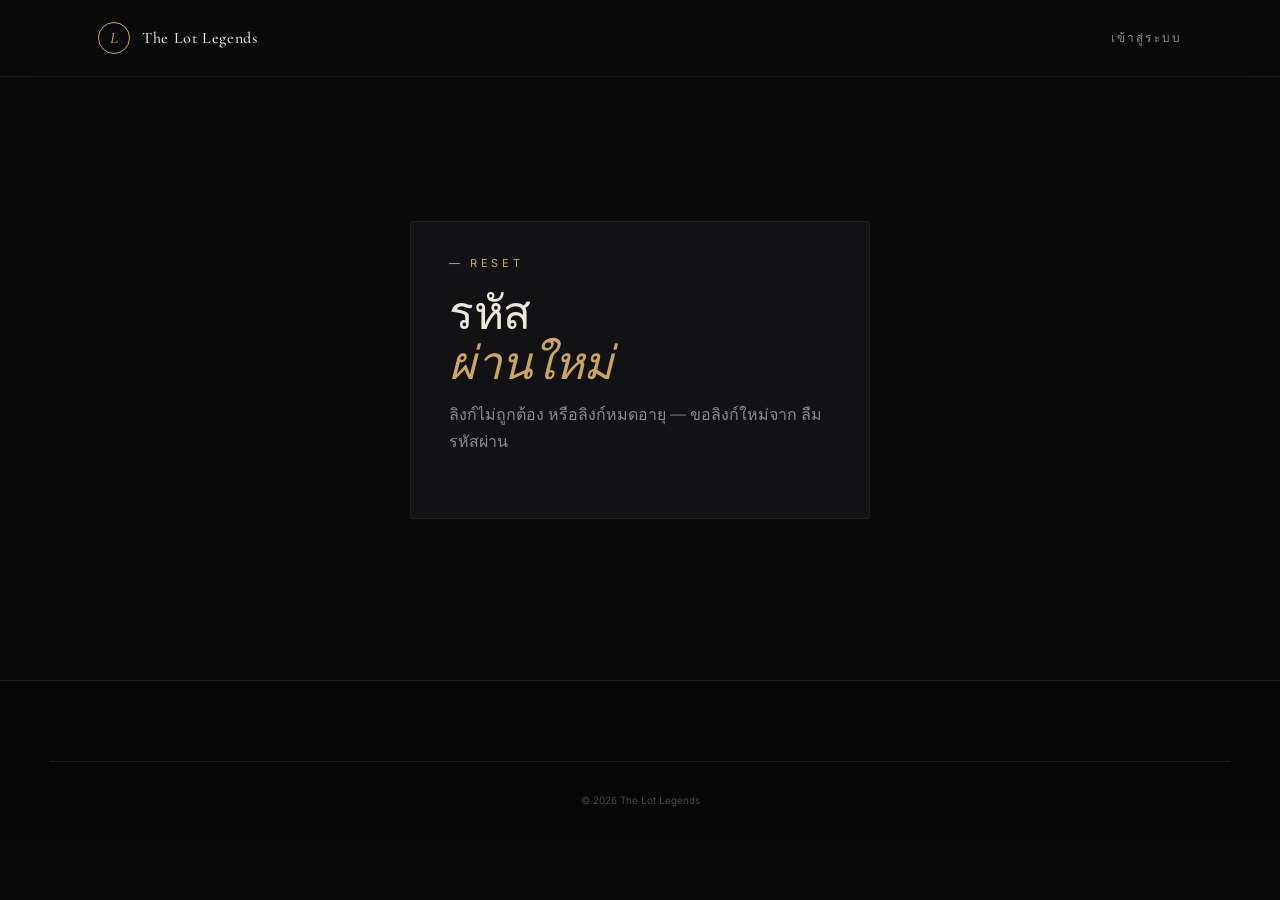
<file: reset-password.html>
<!DOCTYPE html>
<html lang="th">
<head>
  <meta charset="UTF-8" />
  <meta name="viewport" content="width=device-width, initial-scale=1.0" />
  <meta name="theme-color" content="#0A0A0A" />
  <meta name="mobile-web-app-capable" content="yes" />
  <meta name="apple-mobile-web-app-capable" content="yes" />
  <meta name="apple-mobile-web-app-status-bar-style" content="black-translucent" />
  <link rel="manifest" href="site.webmanifest" />
  <link rel="icon" href="app-icon.svg" type="image/svg+xml" />
  <title>ตั้งรหัสผ่านใหม่ · The Lot Legends</title>
  <link rel="preconnect" href="https://fonts.googleapis.com" />
  <link rel="preconnect" href="https://fonts.gstatic.com" crossorigin />
  <link href="https://fonts.googleapis.com/css2?family=Cormorant+Garamond:wght@300;400;500;600&family=Inter:wght@300;400;500;600&display=swap" rel="stylesheet" />
  <link rel="stylesheet" href="styles.css" />
</head>
<body class="page--app">
  <header class="nav">
    <div class="nav__inner">
      <a href="index.html" class="brand">
        <span class="brand__mark">L</span>
        <span class="brand__text">The Lot Legends</span>
      </a>
      <nav class="nav__links">
        <a href="login.html">เข้าสู่ระบบ</a>
      </nav>
    </div>
  </header>

  <section class="auth">
    <div class="container auth__wrap">
      <div class="card-panel auth__panel">
        <p class="eyebrow">— Reset</p>
        <h1 class="h2 auth__title">รหัส<br/><em>ผ่านใหม่</em></h1>
        <p class="muted auth__sub" id="no-token" hidden>ลิงก์ไม่ถูกต้อง หรือลิงก์หมดอายุ — ขอลิงก์ใหม่จาก <a href="forgot.html">ลืมรหัสผ่าน</a></p>

        <form id="reset-form" novalidate>
          <div class="field">
            <label for="r-pw">รหัสผ่านใหม่</label>
            <input id="r-pw" type="password" minlength="8" required autocomplete="new-password" placeholder="อย่างน้อย 8 ตัว" />
          </div>
          <div class="field">
            <label for="r-pw2">ยืนยันรหัสผ่าน</label>
            <input id="r-pw2" type="password" minlength="8" required autocomplete="new-password" />
          </div>
          <p class="form__error" id="reset-error" hidden></p>
          <div class="form__actions form__actions--single">
            <button type="submit" class="btn btn--gold btn--lg" id="reset-btn">บันทึกรหัสใหม่</button>
          </div>
        </form>

        <p class="auth__alt muted small" id="reset-done" hidden>ตั้งรหัสสำเร็จ — กำลังพาไปหน้าเข้าสู่ระบบ…</p>
        <p class="auth__alt muted small" id="reset-foot"><a href="login.html">← เข้าสู่ระบบ</a></p>
      </div>
    </div>
  </section>

  <footer class="footer">
    <div class="container footer__bottom">
      <small>© 2026 The Lot Legends</small>
    </div>
  </footer>

  <script src="api.js"></script>
  <script>
    (() => {
      const params = new URLSearchParams(window.location.search);
      const token = params.get('token');
      const noTok = document.getElementById('no-token');
      const form  = document.getElementById('reset-form');
      const err   = document.getElementById('reset-error');
      const done  = document.getElementById('reset-done');
      const foot  = document.getElementById('reset-foot');
      const btn   = document.getElementById('reset-btn');

      if (!token || token.length < 20) {
        noTok.hidden = false;
        form.style.display = 'none';
        if (foot) foot.style.display = 'none';
        return;
      }

      form.addEventListener('submit', async (e) => {
        e.preventDefault();
        err.hidden = true;
        const a = document.getElementById('r-pw').value;
        const b = document.getElementById('r-pw2').value;
        if (a.length < 8) {
          err.textContent = 'รหัสต้องมีอย่างน้อย 8 ตัว';
          err.hidden = false;
          return;
        }
        if (a !== b) {
          err.textContent = 'รหัสยืนยันไม่ตรงกัน';
          err.hidden = false;
          return;
        }
        btn.disabled = true;
        btn.textContent = 'กำลังบันทึก…';
        try {
          await window.LotLegends.resetPassword(token, a);
          form.style.display = 'none';
          foot.style.display = 'none';
          done.hidden = false;
          setTimeout(() => { window.location.href = 'login.html'; }, 2000);
        } catch (ex) {
          err.textContent = ex.message || 'ตั้งรหัสไม่สำเร็จ';
          err.hidden = false;
          btn.disabled = false;
          btn.textContent = 'บันทึกรหัสใหม่';
        }
      });
    })();
  </script>
</body>
</html>
</file>
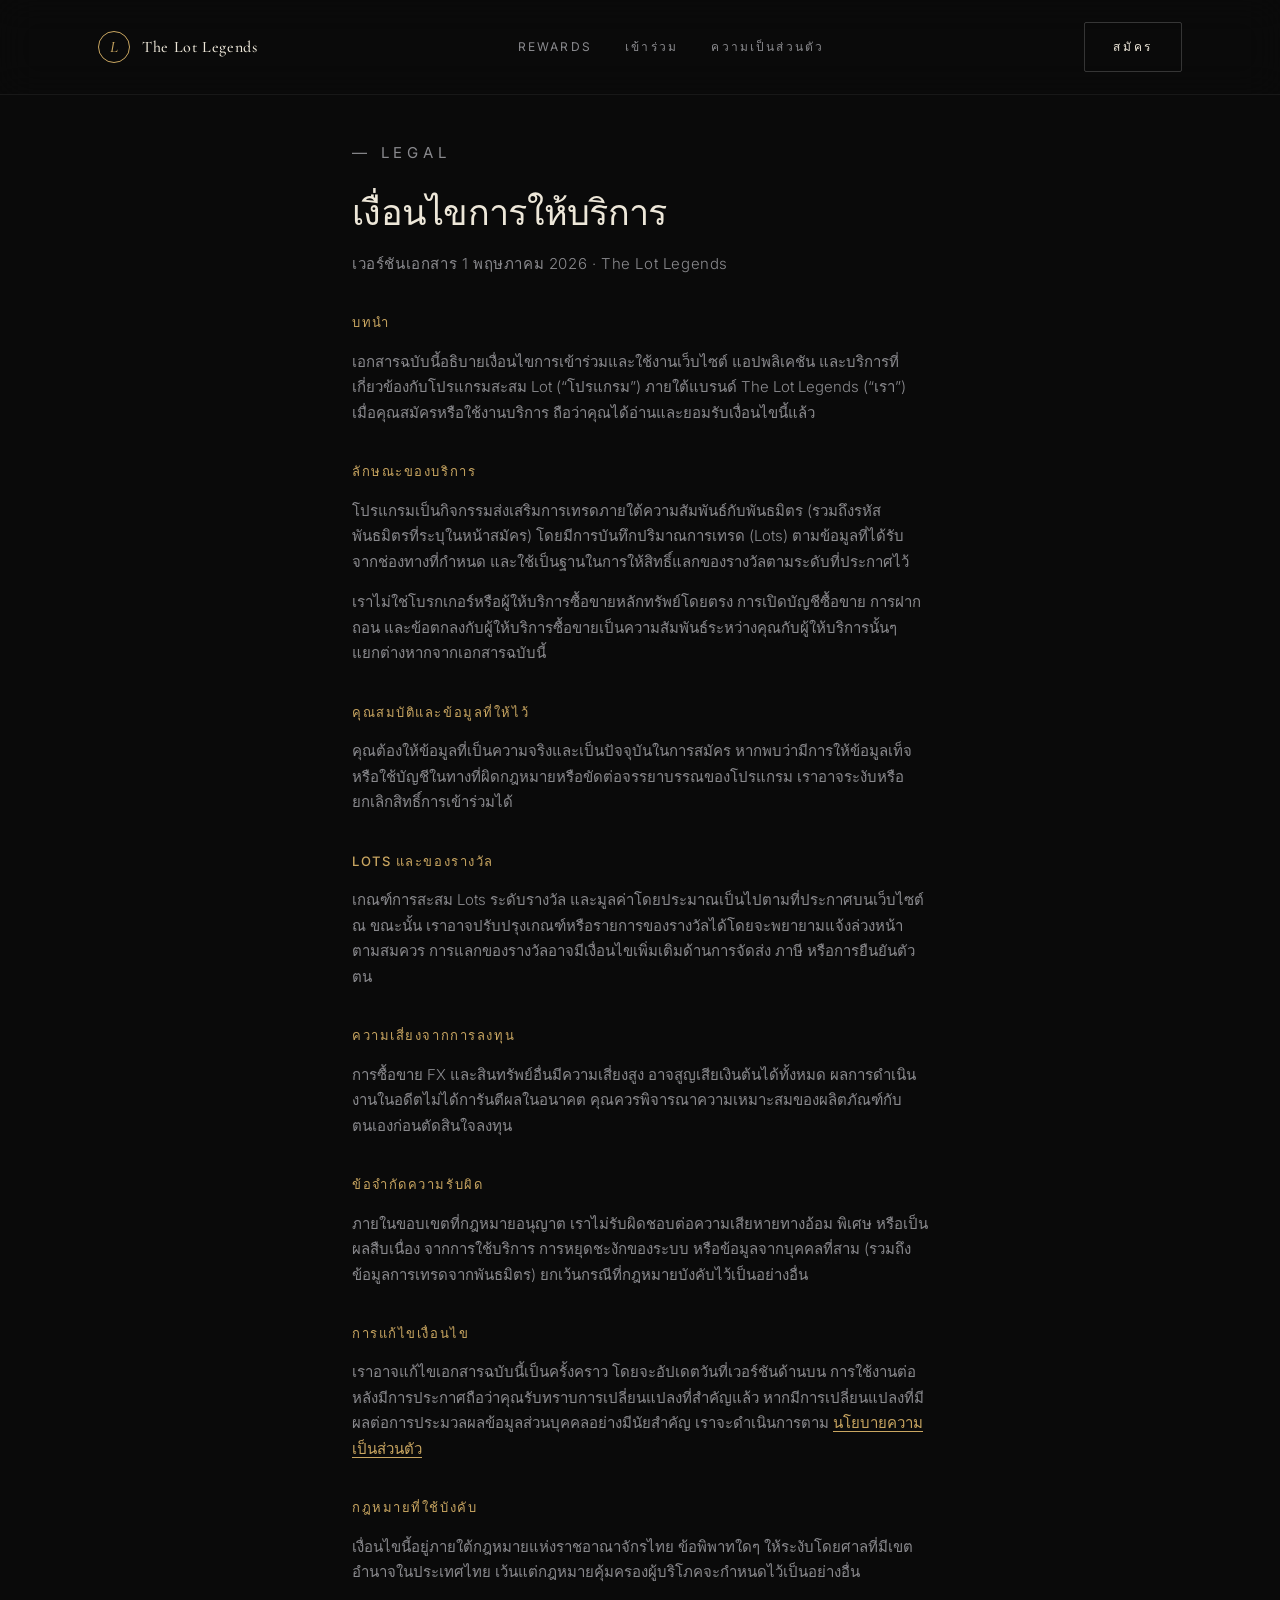
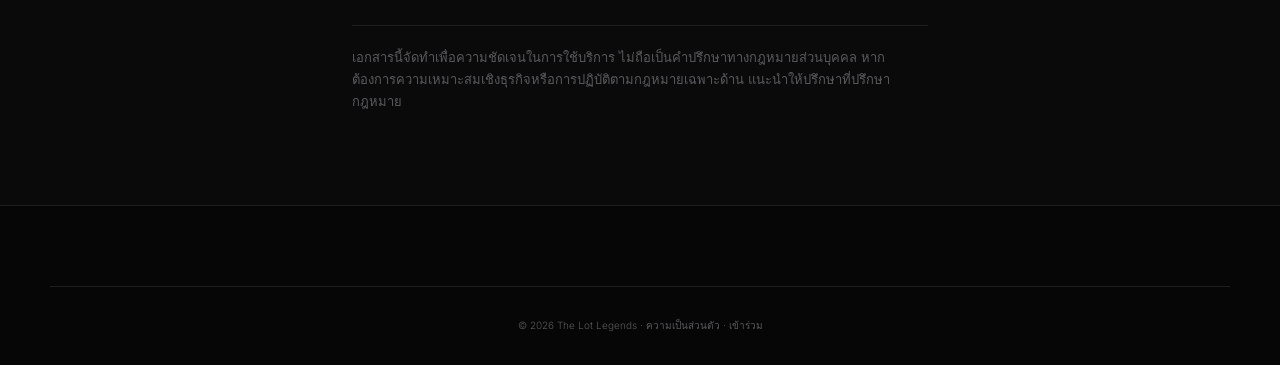
<file: terms.html>
<!DOCTYPE html>
<html lang="th">
<head>
  <meta charset="UTF-8" />
  <meta name="viewport" content="width=device-width, initial-scale=1.0" />
  <meta name="theme-color" content="#0A0A0A" />
  <link rel="manifest" href="site.webmanifest" />
  <link rel="icon" href="app-icon.svg" type="image/svg+xml" />
  <title>เงื่อนไขการให้บริการ · The Lot Legends</title>
  <meta name="description" content="เงื่อนไขการใช้งานโปรแกรม The Lot Legends" />

  <link rel="preconnect" href="https://fonts.googleapis.com" />
  <link rel="preconnect" href="https://fonts.gstatic.com" crossorigin />
  <link href="https://fonts.googleapis.com/css2?family=Cormorant+Garamond:wght@300;400;500;600&family=Inter:wght@300;400;500;600&display=swap" rel="stylesheet" />
  <link rel="stylesheet" href="styles.css" />
</head>
<body class="page--app">

  <div class="loader" id="loader" aria-hidden="true">
    <div class="loader__mark">
      <svg viewBox="0 0 60 60" width="56" height="56" aria-hidden="true">
        <circle cx="30" cy="30" r="28" fill="none" stroke="currentColor" stroke-width="0.6" opacity="0.4"/>
      </svg>
      <span class="loader__letter">L</span>
    </div>
    <span class="loader__text">Terms</span>
  </div>

  <header class="nav">
    <div class="nav__inner">
      <a href="index.html" class="brand">
        <span class="brand__mark">L</span>
        <span class="brand__text">The Lot Legends</span>
      </a>
      <nav class="nav__links">
        <a href="index.html#tiers">Rewards</a>
        <a href="join.html">เข้าร่วม</a>
        <a href="privacy.html">ความเป็นส่วนตัว</a>
      </nav>
      <a href="join.html" class="btn btn--ghost btn--nav">สมัคร</a>
      <button class="nav__burger" id="nav-burger" aria-label="Open menu" aria-expanded="false">
        <span></span><span></span>
      </button>
    </div>
  </header>

  <div class="drawer" id="drawer" aria-hidden="true">
    <nav class="drawer__links">
      <a href="index.html#tiers">Rewards</a>
      <a href="join.html" class="drawer__cta">เข้าร่วมโปรแกรม</a>
      <a href="privacy.html">นโยบายความเป็นส่วนตัว</a>
    </nav>
    <p class="drawer__footer muted small">Quiet Luxury for Traders</p>
  </div>

  <section class="legal-doc">
    <div class="container legal-doc__inner">
      <p class="eyebrow">— Legal</p>
      <h1>เงื่อนไขการให้บริการ</h1>
      <p class="legal-doc__meta">เวอร์ชันเอกสาร 1 พฤษภาคม 2026 · The Lot Legends</p>

      <h2>บทนำ</h2>
      <p>
        เอกสารฉบับนี้อธิบายเงื่อนไขการเข้าร่วมและใช้งานเว็บไซต์ แอปพลิเคชัน และบริการที่เกี่ยวข้องกับโปรแกรมสะสม Lot
        (&ldquo;โปรแกรม&rdquo;) ภายใต้แบรนด์ The Lot Legends (&ldquo;เรา&rdquo;)
        เมื่อคุณสมัครหรือใช้งานบริการ ถือว่าคุณได้อ่านและยอมรับเงื่อนไขนี้แล้ว
      </p>

      <h2>ลักษณะของบริการ</h2>
      <p>
        โปรแกรมเป็นกิจกรรมส่งเสริมการเทรดภายใต้ความสัมพันธ์กับพันธมิตร (รวมถึงรหัสพันธมิตรที่ระบุในหน้าสมัคร)
        โดยมีการบันทึกปริมาณการเทรด (Lots) ตามข้อมูลที่ได้รับจากช่องทางที่กำหนด และใช้เป็นฐานในการให้สิทธิ์แลกของรางวัลตามระดับที่ประกาศไว้
      </p>
      <p>
        เราไม่ใช่โบรกเกอร์หรือผู้ให้บริการซื้อขายหลักทรัพย์โดยตรง การเปิดบัญชีซื้อขาย การฝากถอน
        และข้อตกลงกับผู้ให้บริการซื้อขายเป็นความสัมพันธ์ระหว่างคุณกับผู้ให้บริการนั้นๆ แยกต่างหากจากเอกสารฉบับนี้
      </p>

      <h2>คุณสมบัติและข้อมูลที่ให้ไว้</h2>
      <p>
        คุณต้องให้ข้อมูลที่เป็นความจริงและเป็นปัจจุบันในการสมัคร
        หากพบว่ามีการให้ข้อมูลเท็จหรือใช้บัญชีในทางที่ผิดกฎหมายหรือขัดต่อจรรยาบรรณของโปรแกรม
        เราอาจระงับหรือยกเลิกสิทธิ์การเข้าร่วมได้
      </p>

      <h2>Lots และของรางวัล</h2>
      <p>
        เกณฑ์การสะสม Lots ระดับรางวัล และมูลค่าโดยประมาณเป็นไปตามที่ประกาศบนเว็บไซต์ ณ ขณะนั้น
        เราอาจปรับปรุงเกณฑ์หรือรายการของรางวัลได้โดยจะพยายามแจ้งล่วงหน้าตามสมควร
        การแลกของรางวัลอาจมีเงื่อนไขเพิ่มเติมด้านการจัดส่ง ภาษี หรือการยืนยันตัวตน
      </p>

      <h2 id="risk">ความเสี่ยงจากการลงทุน</h2>
      <p>
        การซื้อขาย FX และสินทรัพย์อื่นมีความเสี่ยงสูง อาจสูญเสียเงินต้นได้ทั้งหมด
        ผลการดำเนินงานในอดีตไม่ได้การันตีผลในอนาคต
        คุณควรพิจารณาความเหมาะสมของผลิตภัณฑ์กับตนเองก่อนตัดสินใจลงทุน
      </p>

      <h2>ข้อจำกัดความรับผิด</h2>
      <p>
        ภายในขอบเขตที่กฎหมายอนุญาต เราไม่รับผิดชอบต่อความเสียหายทางอ้อม พิเศษ หรือเป็นผลสืบเนื่อง
        จากการใช้บริการ การหยุดชะงักของระบบ หรือข้อมูลจากบุคคลที่สาม (รวมถึงข้อมูลการเทรดจากพันธมิตร)
        ยกเว้นกรณีที่กฎหมายบังคับไว้เป็นอย่างอื่น
      </p>

      <h2>การแก้ไขเงื่อนไข</h2>
      <p>
        เราอาจแก้ไขเอกสารฉบับนี้เป็นครั้งคราว โดยจะอัปเดตวันที่เวอร์ชันด้านบน
        การใช้งานต่อหลังมีการประกาศถือว่าคุณรับทราบการเปลี่ยนแปลงที่สำคัญแล้ว
        หากมีการเปลี่ยนแปลงที่มีผลต่อการประมวลผลข้อมูลส่วนบุคคลอย่างมีนัยสำคัญ
        เราจะดำเนินการตาม <a href="privacy.html">นโยบายความเป็นส่วนตัว</a>
      </p>

      <h2>กฎหมายที่ใช้บังคับ</h2>
      <p>
        เงื่อนไขนี้อยู่ภายใต้กฎหมายแห่งราชอาณาจักรไทย ข้อพิพาทใดๆ ให้ระงับโดยศาลที่มีเขตอำนาจในประเทศไทย
        เว้นแต่กฎหมายคุ้มครองผู้บริโภคจะกำหนดไว้เป็นอย่างอื่น
      </p>

      <p class="legal-doc__note">
        เอกสารนี้จัดทำเพื่อความชัดเจนในการใช้บริการ ไม่ถือเป็นคำปรึกษาทางกฎหมายส่วนบุคคล
        หากต้องการความเหมาะสมเชิงธุรกิจหรือการปฏิบัติตามกฎหมายเฉพาะด้าน แนะนำให้ปรึกษาที่ปรึกษากฎหมาย
      </p>
    </div>
  </section>

  <footer class="footer">
    <div class="container footer__bottom">
      <small>© 2026 The Lot Legends · <a href="privacy.html">ความเป็นส่วนตัว</a> · <a href="join.html">เข้าร่วม</a></small>
    </div>
  </footer>

  <script src="api.js"></script>
  <script src="script.js"></script>
</body>
</html>
</file>
<file: styles.css>
/* ─────────────────────────────────────────────
   The Lot Legends — Quiet Luxury Theme
   ───────────────────────────────────────────── */

:root {
  /* Palette */
  --bg:           #0A0A0A;
  --bg-soft:      #0E0E10;
  --surface:     #121214;
  --surface-2:   #16161A;
  --line:         #1F1F22;
  --line-soft:   rgba(255,255,255,0.06);

  --ink:           #EDE7D9;   /* warm ivory */
  --ink-muted:    #8A8A8E;
  --ink-faint:    #5A5A5E;

  --gold:           #C9A661;   /* champagne */
  --gold-soft:     rgba(201,166,97,0.5);
  --gold-faint:    rgba(201,166,97,0.15);
  --muted:         var(--ink-muted);
  --bg-elev:       var(--surface-2);

  /* Type */
  --serif:  'Cormorant Garamond', 'Times New Roman', serif;
  --sans:   'Inter', -apple-system, system-ui, sans-serif;

  /* Sizing */
  --radius:    2px;
  --max:        1180px;

  /* Motion */
  --ease: cubic-bezier(.22,.61,.36,1);
}

/* ───── Reset ───── */
*, *::before, *::after { box-sizing: border-box; }
html, body { margin: 0; padding: 0; }
body {
  font-family: var(--sans);
  font-weight: 300;
  font-size: 16px;
  line-height: 1.65;
  color: var(--ink);
  background: var(--bg);
  -webkit-font-smoothing: antialiased;
  text-rendering: optimizeLegibility;
  overflow-x: hidden;
}
img { max-width: 100%; display: block; }
a { color: inherit; text-decoration: none; transition: color .3s var(--ease); }
button { font-family: inherit; cursor: pointer; }
ol, ul { list-style: none; padding: 0; margin: 0; }

/* Keep iOS from zooming inputs on focus */
input, select, textarea, button { font-size: 16px; }

::selection { background: var(--gold-faint); color: var(--ink); }

/* ───── Layout helpers ───── */
.container {
  width: 100%;
  max-width: var(--max);
  margin: 0 auto;
  padding: 0 clamp(20px, 4vw, 48px);
}

.eyebrow {
  font-family: var(--sans);
  font-size: 11px;
  font-weight: 400;
  letter-spacing: 0.32em;
  text-transform: uppercase;
  color: var(--gold);
  margin: 0 0 18px;
}

.h2 {
  font-family: var(--serif);
  font-weight: 300;
  font-size: clamp(34px, 5vw, 58px);
  line-height: 1.08;
  letter-spacing: -0.01em;
  margin: 0 0 28px;
  color: var(--ink);
}
.h2 em {
  font-style: italic;
  font-weight: 400;
  color: var(--gold);
}

.muted     { color: var(--ink-muted); }
.muted.small { font-size: 13px; }
.muted.center { text-align: center; max-width: 560px; margin: 0 auto; }

.section-head {
  text-align: center;
  margin-bottom: clamp(50px, 7vw, 90px);
}
.section-head .eyebrow,
.section-head .h2 { display: block; }
.section-head .eyebrow { margin-bottom: 14px; }

.two-col {
  display: grid;
  grid-template-columns: 1fr 1.2fr;
  gap: clamp(40px, 7vw, 100px);
  align-items: start;
}
@media (max-width: 820px) {
  .two-col { grid-template-columns: 1fr; gap: 40px; }
}

/* ───── Buttons ───── */
.btn {
  display: inline-flex;
  align-items: center;
  justify-content: center;
  padding: 14px 28px;
  font-size: 12px;
  letter-spacing: 0.22em;
  text-transform: uppercase;
  font-weight: 500;
  border: 1px solid transparent;
  border-radius: var(--radius);
  transition: all .35s var(--ease);
  white-space: nowrap;
}
.btn--lg { padding: 18px 36px; font-size: 13px; }

.btn--gold {
  background: var(--gold);
  color: #0A0A0A;
}
.btn--gold:hover {
  background: transparent;
  color: var(--gold);
  border-color: var(--gold);
}

.btn--ghost {
  border-color: rgba(255,255,255,0.18);
  color: var(--ink);
  background: transparent;
}
.btn--ghost:hover {
  border-color: var(--gold);
  color: var(--gold);
}

/* ───── Nav ───── */
.nav {
  position: fixed;
  top: 0; left: 0; right: 0;
  z-index: 100;
  padding: 22px 0;
  background: rgba(10,10,10,0.6);
  backdrop-filter: blur(18px) saturate(140%);
  -webkit-backdrop-filter: blur(18px) saturate(140%);
  border-bottom: 1px solid var(--line-soft);
  transition: padding .35s var(--ease), background .35s var(--ease);
}
.nav.is-scrolled { padding: 14px 0; background: rgba(10,10,10,0.85); }

.nav__inner {
  max-width: var(--max);
  margin: 0 auto;
  padding: 0 clamp(20px, 4vw, 48px);
  display: flex;
  align-items: center;
  justify-content: space-between;
  gap: 24px;
}

.brand {
  display: inline-flex;
  align-items: center;
  gap: 12px;
  font-family: var(--serif);
  font-weight: 500;
}
.brand__mark {
  display: grid;
  place-items: center;
  width: 32px; height: 32px;
  border: 1px solid var(--gold);
  color: var(--gold);
  font-size: 16px;
  font-style: italic;
  border-radius: 50%;
}
.brand__text {
  font-size: 16px;
  letter-spacing: 0.04em;
  color: var(--ink);
  white-space: nowrap;
}

.nav__links { display: flex; gap: clamp(20px, 2.6vw, 36px); align-items: center; }
.nav__links a {
  font-size: 12px;
  letter-spacing: 0.18em;
  text-transform: uppercase;
  color: var(--ink-muted);
  font-weight: 400;
  white-space: nowrap;
}
.nav__links a:hover { color: var(--gold); }

@media (max-width: 820px) {
  .nav__links { display: none; }
}

/* ───── Hero ───── */
.hero {
  position: relative;
  min-height: 100vh;
  padding: 140px 0 80px;
  display: grid;
  align-items: center;
  overflow: hidden;
  isolation: isolate;
}
.hero__bg {
  position: absolute; inset: 0;
  background: url('assets/hero-bg.png') center/cover no-repeat;
  z-index: -2;
  opacity: 0.85;
}
.hero__veil {
  position: absolute; inset: 0;
  background:
    radial-gradient(ellipse at 50% 90%, rgba(201,166,97,0.10), transparent 55%),
    linear-gradient(180deg, rgba(10,10,10,0.55) 0%, rgba(10,10,10,0.7) 50%, var(--bg) 100%);
  z-index: -1;
}

.hero__inner {
  max-width: var(--max);
  margin: 0 auto;
  padding: 0 clamp(20px, 4vw, 48px);
  text-align: center;
}

.hero__title {
  font-family: var(--serif);
  font-weight: 300;
  font-size: clamp(54px, 11vw, 140px);
  line-height: 0.95;
  letter-spacing: -0.025em;
  margin: 0 0 28px;
  color: var(--ink);
}
.hero__title em {
  font-style: italic;
  font-weight: 400;
  color: var(--gold);
}

.hero__sub {
  font-size: clamp(15px, 1.5vw, 18px);
  line-height: 1.85;
  color: var(--ink-muted);
  margin: 0 auto 44px;
  max-width: 560px;
  font-weight: 300;
}

.hero__cta {
  display: flex;
  gap: 14px;
  justify-content: center;
  flex-wrap: wrap;
  margin-bottom: 80px;
}

.hero__meta {
  display: inline-flex;
  align-items: center;
  gap: clamp(20px, 4vw, 50px);
  padding: 22px 40px;
  border: 1px solid var(--line);
  background: rgba(18,18,20,0.5);
  backdrop-filter: blur(8px);
  border-radius: var(--radius);
}
.hero__meta > div {
  display: flex;
  flex-direction: column;
  align-items: center;
  gap: 4px;
}
.hero__meta .num {
  font-family: var(--serif);
  font-size: 28px;
  color: var(--gold);
  font-weight: 400;
}
.hero__meta .lbl {
  font-size: 10px;
  letter-spacing: 0.28em;
  text-transform: uppercase;
  color: var(--ink-faint);
}
.hero__meta .vr {
  width: 1px;
  height: 32px;
  background: var(--line);
}

.hero__scroll {
  position: absolute;
  bottom: 30px; left: 50%;
  transform: translateX(-50%);
  display: flex;
  flex-direction: column;
  align-items: center;
  gap: 10px;
  color: var(--ink-faint);
}
.hero__scroll span {
  width: 1px; height: 50px;
  background: linear-gradient(to bottom, transparent, var(--gold-soft), transparent);
  animation: scrollLine 2.4s ease-in-out infinite;
}
.hero__scroll small {
  font-size: 9px;
  letter-spacing: 0.4em;
  text-transform: uppercase;
}
@keyframes scrollLine {
  0%, 100% { opacity: 0.3; transform: scaleY(1); }
  50%      { opacity: 1;   transform: scaleY(1.2); }
}

/* ───── About ───── */
.about {
  padding: clamp(100px, 14vw, 180px) 0;
  border-top: 1px solid var(--line);
}
.about__body p { margin: 0 0 20px; font-size: 17px; line-height: 1.85; }

/* ───── Tiers ───── */
.tiers {
  padding: clamp(100px, 14vw, 180px) 0;
  background: var(--bg-soft);
  border-top: 1px solid var(--line);
  border-bottom: 1px solid var(--line);
}

.tier-list {
  display: flex;
  flex-direction: column;
  gap: 0;
  max-width: 980px;
  margin: 0 auto;
  border-top: 1px solid var(--line);
}

.tier {
  display: grid;
  grid-template-columns: 80px 1fr auto;
  gap: 36px;
  align-items: center;
  padding: 32px 28px;
  border-bottom: 1px solid var(--line);
  transition: background .4s var(--ease), padding-left .4s var(--ease);
  position: relative;
}
.tier::before {
  content: '';
  position: absolute;
  left: 0; top: 50%;
  transform: translateY(-50%);
  width: 0;
  height: 1px;
  background: var(--gold);
  transition: width .5s var(--ease);
}
.tier:hover {
  background: var(--surface);
  padding-left: 40px;
}
.tier:hover::before { width: 24px; }

.tier__rank {
  font-family: var(--serif);
  font-size: 32px;
  font-weight: 300;
  color: var(--ink-faint);
  font-style: italic;
}

.tier__head {
  display: flex;
  align-items: baseline;
  gap: 18px;
  margin-bottom: 6px;
}
.tier__head h3 {
  font-family: var(--serif);
  font-size: 28px;
  font-weight: 400;
  margin: 0;
  color: var(--ink);
  letter-spacing: 0.01em;
}
.tier__lots {
  font-size: 11px;
  letter-spacing: 0.26em;
  text-transform: uppercase;
  color: var(--gold);
  padding: 4px 10px;
  border: 1px solid var(--gold-faint);
  border-radius: var(--radius);
}
.tier__body p {
  margin: 0;
  color: var(--ink-muted);
  font-size: 14.5px;
}

.tier__value {
  font-family: var(--serif);
  font-size: 18px;
  font-style: italic;
  color: var(--ink-muted);
  white-space: nowrap;
}

.tier--featured .tier__rank,
.tier--master .tier__rank,
.tier--legend .tier__rank { color: var(--gold-soft); }

.tier--master .tier__head h3,
.tier--legend .tier__head h3 { color: var(--gold); }

@media (max-width: 720px) {
  .tier {
    grid-template-columns: 50px 1fr;
    gap: 18px;
    padding: 24px 16px;
  }
  .tier:hover { padding-left: 22px; }
  .tier__value {
    grid-column: 2;
    font-size: 14px;
    margin-top: 4px;
  }
  .tier__rank { font-size: 22px; }
  .tier__head { flex-wrap: wrap; gap: 10px; }
  .tier__head h3 { font-size: 22px; }
}

/* ───── Featured cards ───── */
.featured {
  padding: clamp(100px, 14vw, 180px) 0;
}
.cards {
  display: grid;
  grid-template-columns: repeat(3, 1fr);
  gap: 28px;
}
@media (max-width: 900px) { .cards { grid-template-columns: 1fr; } }

.card {
  background: var(--surface);
  border: 1px solid var(--line);
  border-radius: var(--radius);
  overflow: hidden;
  transition: transform .5s var(--ease), border-color .4s var(--ease);
}
.card:hover {
  transform: translateY(-6px);
  border-color: var(--gold-soft);
}
.card__img {
  aspect-ratio: 4/3;
  overflow: hidden;
  background: #000;
}
.card__img img {
  width: 100%; height: 100%;
  object-fit: cover;
  transition: transform 1s var(--ease);
}
.card:hover .card__img img { transform: scale(1.04); }

.card__body { padding: 28px 26px 32px; }
.card__tier {
  font-size: 10px;
  letter-spacing: 0.3em;
  text-transform: uppercase;
  color: var(--gold);
  margin: 0 0 10px;
}
.card__body h3 {
  font-family: var(--serif);
  font-size: 26px;
  font-weight: 400;
  margin: 0 0 12px;
  color: var(--ink);
}
.card__body p { margin: 0; font-size: 14px; line-height: 1.7; }

/* ───── How / Steps ───── */
.how {
  padding: clamp(100px, 14vw, 180px) 0;
  background: var(--bg-soft);
  border-top: 1px solid var(--line);
  border-bottom: 1px solid var(--line);
}

.steps {
  display: grid;
  grid-template-columns: repeat(4, 1fr);
  gap: 0;
  border-top: 1px solid var(--line);
}
.steps li {
  padding: 40px 28px;
  border-right: 1px solid var(--line);
  border-bottom: 1px solid var(--line);
  transition: background .4s var(--ease);
}
.steps li:last-child { border-right: none; }
.steps li:hover { background: var(--surface); }

.steps__num {
  font-family: var(--serif);
  font-size: 14px;
  font-style: italic;
  color: var(--gold);
  letter-spacing: 0.1em;
  display: block;
  margin-bottom: 22px;
}
.steps h4 {
  font-family: var(--serif);
  font-size: 22px;
  font-weight: 400;
  margin: 0 0 12px;
  color: var(--ink);
}
.steps p {
  margin: 0;
  font-size: 14px;
  color: var(--ink-muted);
  line-height: 1.7;
}
@media (max-width: 900px) {
  .steps { grid-template-columns: repeat(2, 1fr); }
  .steps li:nth-child(2n) { border-right: none; }
}
@media (max-width: 540px) {
  .steps { grid-template-columns: 1fr; }
  .steps li { border-right: none; }
}

/* ───── Leaderboard ───── */
.leaderboard {
  padding: clamp(100px, 14vw, 180px) 0;
}

.board {
  max-width: 920px;
  margin: 0 auto;
  border: 1px solid var(--line);
  border-radius: var(--radius);
  overflow: hidden;
}
.board__row {
  display: grid;
  grid-template-columns: 80px 1fr 1fr 100px;
  gap: 24px;
  align-items: center;
  padding: 22px 28px;
  border-bottom: 1px solid var(--line);
  font-size: 14px;
  transition: background .35s var(--ease);
}
.board__row:last-child { border-bottom: none; }
.board__row:not(.board__row--head):hover { background: var(--surface); }

.board__row--head {
  background: var(--surface-2);
  font-size: 10px;
  letter-spacing: 0.28em;
  text-transform: uppercase;
  color: var(--ink-faint);
}

.num-col { text-align: right; font-variant-numeric: tabular-nums; color: var(--gold); font-family: var(--serif); font-size: 18px; }

.rank {
  font-family: var(--serif);
  font-size: 20px;
  font-style: italic;
  color: var(--ink-faint);
}
.rank.gold   { color: var(--gold); }
.rank.silver { color: #C9C9C9; }
.rank.bronze { color: #B07A4A; }

.dot {
  display: inline-block;
  width: 7px; height: 7px;
  border-radius: 50%;
  margin-right: 10px;
  vertical-align: middle;
}
.dot--legend  { background: var(--gold); box-shadow: 0 0 12px var(--gold-soft); }
.dot--master  { background: var(--gold-soft); }
.dot--diamond { background: #9DA8B8; }

@media (max-width: 720px) {
  .board__row {
    grid-template-columns: 50px 1fr 80px;
    padding: 18px 16px;
    gap: 12px;
  }
  .board__row > :nth-child(3) { display: none; }
}

/* ───── FAQ ───── */
.faq {
  padding: clamp(100px, 14vw, 180px) 0;
  background: var(--bg-soft);
  border-top: 1px solid var(--line);
  border-bottom: 1px solid var(--line);
}

.faq__list { display: flex; flex-direction: column; }
.faq__list details {
  border-bottom: 1px solid var(--line);
  padding: 24px 0;
  transition: padding .3s var(--ease);
}
.faq__list details[open] { padding-bottom: 30px; }
.faq__list summary {
  font-family: var(--serif);
  font-size: 20px;
  font-weight: 400;
  cursor: pointer;
  list-style: none;
  display: flex;
  justify-content: space-between;
  align-items: center;
  gap: 24px;
  color: var(--ink);
  transition: color .3s var(--ease);
}
.faq__list summary::-webkit-details-marker { display: none; }
.faq__list summary::after {
  content: '+';
  font-family: var(--sans);
  color: var(--gold);
  font-size: 22px;
  font-weight: 300;
  transition: transform .35s var(--ease);
}
.faq__list details[open] summary::after { transform: rotate(45deg); }
.faq__list summary:hover { color: var(--gold); }
.faq__list details p {
  margin: 16px 0 0;
  color: var(--ink-muted);
  font-size: 15px;
  line-height: 1.8;
  max-width: 90%;
}

/* ───── CTA ───── */
.cta {
  padding: clamp(100px, 14vw, 180px) 0;
  position: relative;
  overflow: hidden;
}
.cta::before {
  content: '';
  position: absolute;
  inset: 0;
  background: radial-gradient(ellipse at 50% 50%, rgba(201,166,97,0.06), transparent 60%);
  pointer-events: none;
}
.cta__inner { text-align: center; position: relative; }
.cta__title { margin: 14px 0 28px; }
.cta__buttons {
  display: flex;
  gap: 14px;
  justify-content: center;
  flex-wrap: wrap;
  margin-top: 36px;
}

/* ───── Footer ───── */
.footer {
  padding: 80px 0 30px;
  border-top: 1px solid var(--line);
  background: #060606;
}
.footer__inner {
  display: grid;
  grid-template-columns: 1fr 2fr;
  gap: 60px;
  margin-bottom: 60px;
}
@media (max-width: 820px) {
  .footer__inner { grid-template-columns: 1fr; gap: 40px; }
}

.footer__cols {
  display: grid;
  grid-template-columns: repeat(3, 1fr);
  gap: 30px;
}
@media (max-width: 540px) { .footer__cols { grid-template-columns: 1fr 1fr; } }

.footer__cols h5 {
  font-family: var(--sans);
  font-size: 11px;
  letter-spacing: 0.28em;
  text-transform: uppercase;
  color: var(--gold);
  margin: 0 0 18px;
  font-weight: 500;
}
.footer__cols a {
  display: block;
  font-size: 13.5px;
  color: var(--ink-muted);
  padding: 5px 0;
}
.footer__cols a:hover { color: var(--ink); }

.footer__bottom {
  padding-top: 28px;
  border-top: 1px solid var(--line);
  text-align: center;
  color: var(--ink-faint);
  font-size: 12px;
}

/* ───── Reveal animation ───── */
.reveal {
  opacity: 0;
  transform: translateY(24px);
  transition: opacity .9s var(--ease), transform .9s var(--ease);
}
.reveal.is-visible {
  opacity: 1;
  transform: none;
}

/* ─────────────────────────────────────────────
   Loader
   ───────────────────────────────────────────── */
.loader {
  position: fixed;
  inset: 0;
  z-index: 9999;
  background: var(--bg);
  display: grid;
  place-items: center;
  gap: 22px;
  grid-auto-flow: row;
  align-content: center;
  transition: opacity .8s var(--ease), visibility 0s linear .8s;
}
.loader.is-done {
  opacity: 0;
  visibility: hidden;
  pointer-events: none;
}
.loader__mark {
  position: relative;
  width: 56px; height: 56px;
  display: grid; place-items: center;
  color: var(--gold);
}
.loader__mark svg {
  position: absolute; inset: 0;
  animation: rot 2.4s linear infinite;
}
.loader__mark svg circle {
  stroke-dasharray: 30 200;
  stroke-linecap: round;
}
.loader__letter {
  font-family: var(--serif);
  font-size: 22px;
  font-style: italic;
  color: var(--gold);
}
.loader__text {
  font-family: var(--serif);
  font-size: 15px;
  letter-spacing: 0.18em;
  color: var(--ink-muted);
  opacity: 0;
  animation: fadeIn 1.2s .3s var(--ease) forwards;
}
@keyframes rot { to { transform: rotate(360deg); } }
@keyframes fadeIn { to { opacity: 1; } }

/* ─────────────────────────────────────────────
   Mobile burger + drawer
   ───────────────────────────────────────────── */
.btn--nav { display: inline-flex; }

.nav__burger {
  display: none;
  width: 38px;
  height: 38px;
  background: transparent;
  border: 1px solid rgba(255,255,255,0.18);
  border-radius: var(--radius);
  position: relative;
  transition: border-color .3s var(--ease);
}
.nav__burger:hover { border-color: var(--gold); }
.nav__burger span {
  position: absolute;
  left: 50%;
  width: 16px;
  height: 1px;
  background: var(--ink);
  transform: translateX(-50%);
  transition: transform .35s var(--ease), top .35s var(--ease), opacity .25s;
}
.nav__burger span:nth-child(1) { top: 14px; }
.nav__burger span:nth-child(2) { top: 22px; }
.nav__burger.is-open span:nth-child(1) { top: 18px; transform: translateX(-50%) rotate(45deg); }
.nav__burger.is-open span:nth-child(2) { top: 18px; transform: translateX(-50%) rotate(-45deg); }

.drawer {
  position: fixed;
  inset: 0;
  background: rgba(8,8,8,0.96);
  backdrop-filter: blur(20px);
  -webkit-backdrop-filter: blur(20px);
  z-index: 90;
  opacity: 0;
  visibility: hidden;
  transition: opacity .45s var(--ease), visibility 0s linear .45s;
  display: grid;
  place-items: center;
  padding: 90px 24px 40px;
}
.drawer.is-open {
  opacity: 1;
  visibility: visible;
  transition: opacity .45s var(--ease);
}
.drawer__links {
  display: flex;
  flex-direction: column;
  gap: 26px;
  text-align: center;
}
.drawer__links a {
  font-family: var(--serif);
  font-size: 28px;
  color: var(--ink);
  font-weight: 400;
  transition: color .3s var(--ease);
  opacity: 0;
  transform: translateY(12px);
}
.drawer.is-open .drawer__links a {
  animation: drawerIn .55s var(--ease) forwards;
}
.drawer.is-open .drawer__links a:nth-child(1) { animation-delay: .08s; }
.drawer.is-open .drawer__links a:nth-child(2) { animation-delay: .14s; }
.drawer.is-open .drawer__links a:nth-child(3) { animation-delay: .20s; }
.drawer.is-open .drawer__links a:nth-child(4) { animation-delay: .26s; }
.drawer.is-open .drawer__links a:nth-child(5) { animation-delay: .32s; }
.drawer.is-open .drawer__links a:nth-child(6) { animation-delay: .42s; }

.drawer__links a:hover { color: var(--gold); }
.drawer__cta {
  margin-top: 20px;
  padding: 16px 32px;
  border: 1px solid var(--gold);
  color: var(--gold) !important;
  font-size: 13px !important;
  letter-spacing: 0.24em !important;
  text-transform: uppercase;
  font-family: var(--sans) !important;
  font-weight: 500 !important;
}
.drawer__footer {
  position: absolute;
  bottom: 30px;
  left: 50%;
  transform: translateX(-50%);
  letter-spacing: 0.2em;
  text-transform: uppercase;
  font-size: 10px;
}

@keyframes drawerIn {
  to { opacity: 1; transform: translateY(0); }
}

@media (max-width: 820px) {
  .nav__burger { display: block; }
  .btn--nav    { display: none; }
}
@media (min-width: 821px) {
  .drawer { display: none; }
}

/* Lock body scroll when drawer open */
body.no-scroll { overflow: hidden; }

/* ─────────────────────────────────────────────
   App pages (dashboard, join)
   ───────────────────────────────────────────── */
.page--app { background: var(--bg); }

.app-head {
  padding: 140px 0 50px;
  border-bottom: 1px solid var(--line);
}
.app-head .h2 { margin: 8px 0 6px; font-size: clamp(28px, 4vw, 44px); }
.app-head__row {
  display: flex;
  justify-content: space-between;
  align-items: flex-end;
  gap: 24px;
  flex-wrap: wrap;
  margin-top: 10px;
}
.app-head__actions { display: flex; gap: 12px; flex-wrap: wrap; }

.app-section { padding: 40px 0; }
.app-section + .app-section { padding-top: 0; }

/* Active nav link */
.nav__links a.is-active,
.btn.is-active { color: var(--gold); }

/* Card panels */
.card-panel {
  background: var(--surface);
  border: 1px solid var(--line);
  border-radius: var(--radius);
  padding: 32px clamp(20px, 3vw, 40px);
  transition: border-color .35s var(--ease);
}
.panel__head {
  display: flex;
  justify-content: space-between;
  align-items: flex-start;
  gap: 24px;
  margin-bottom: 22px;
  flex-wrap: wrap;
}
.panel__head .eyebrow { margin-bottom: 6px; }
.panel__title {
  font-family: var(--serif);
  font-size: clamp(22px, 2.6vw, 30px);
  font-weight: 400;
  margin: 0;
  color: var(--ink);
}
.panel__title em { font-style: italic; color: var(--gold); }
.panel__meta {
  display: flex; flex-direction: column; align-items: flex-end; gap: 2px;
  text-align: right;
}
.num-big {
  font-family: var(--serif);
  font-size: 22px;
  color: var(--gold);
}
.panel__more {
  display: inline-block;
  margin-top: 22px;
  font-size: 12px;
  letter-spacing: 0.22em;
  text-transform: uppercase;
  color: var(--gold);
}
.panel__more:hover { color: var(--ink); }

.btn--sm {
  padding: 10px 18px;
  font-size: 11px;
  letter-spacing: 0.2em;
}

/* Stats */
.stats {
  display: grid;
  grid-template-columns: repeat(4, 1fr);
  gap: 16px;
}
@media (max-width: 900px) { .stats { grid-template-columns: repeat(2, 1fr); } }
@media (max-width: 460px) { .stats { grid-template-columns: 1fr; } }

.stat {
  background: var(--surface);
  border: 1px solid var(--line);
  border-radius: var(--radius);
  padding: 26px 24px;
  transition: border-color .35s var(--ease), transform .35s var(--ease);
}
.stat:hover { border-color: var(--gold-faint); transform: translateY(-2px); }

.stat__label {
  font-size: 11px;
  letter-spacing: 0.22em;
  text-transform: uppercase;
  color: var(--ink-faint);
  margin: 0 0 14px;
}
.stat__value {
  font-family: var(--serif);
  font-size: 38px;
  font-weight: 400;
  color: var(--ink);
  margin: 0 0 8px;
  line-height: 1;
}
.stat__value small {
  font-size: 14px;
  color: var(--ink-muted);
  margin-left: 4px;
  letter-spacing: 0.05em;
}
.stat__value--serif {
  color: var(--gold);
  font-style: italic;
  font-size: 30px;
}
.stat__sub {
  margin: 0;
  font-size: 12px;
  color: var(--ink-muted);
}

/* Progress with milestones */
.progress { margin-top: 10px; }
.progress__track {
  width: 100%;
  height: 4px;
  background: var(--line);
  border-radius: 2px;
  overflow: hidden;
}
.progress__fill {
  height: 100%;
  width: 0%;
  background: linear-gradient(90deg, var(--gold-soft), var(--gold));
  transition: width 1.6s var(--ease);
}
.progress__milestones {
  display: grid;
  grid-template-columns: repeat(8, 1fr);
  gap: 4px;
  margin-top: 18px;
}
.ms {
  display: flex;
  flex-direction: column;
  align-items: center;
  gap: 6px;
  text-align: center;
  color: var(--ink-faint);
}
.ms i {
  width: 9px; height: 9px;
  border-radius: 50%;
  background: var(--line);
  border: 1px solid var(--line);
}
.ms span {
  font-size: 11px;
  font-weight: 500;
  letter-spacing: 0.04em;
}
.ms small {
  font-size: 10px;
  color: var(--ink-faint);
}
.ms.is-done i      { background: var(--gold-soft); border-color: var(--gold-soft); }
.ms.is-done span   { color: var(--ink-muted); }
.ms.is-current i   { background: var(--gold); border-color: var(--gold); box-shadow: 0 0 0 4px rgba(201,166,97,0.12); }
.ms.is-current span { color: var(--gold); }

@media (max-width: 720px) {
  .progress__milestones { grid-template-columns: repeat(4, 1fr); row-gap: 14px; }
}

/* Two-column app grid */
.app-grid {
  display: grid;
  grid-template-columns: 1fr 1fr;
  gap: 20px;
}
@media (max-width: 980px) { .app-grid { grid-template-columns: 1fr; } }

/* Activity */
.activity { display: flex; flex-direction: column; }
.activity li {
  display: grid;
  grid-template-columns: 110px 1fr auto;
  gap: 18px;
  align-items: center;
  padding: 16px 0;
  border-bottom: 1px solid var(--line);
}
.activity li:last-child { border-bottom: none; }
.act__date  { font-size: 12px; color: var(--ink-faint); letter-spacing: 0.04em; }
.act__body  { display: flex; gap: 12px; align-items: baseline; }
.act__sym {
  font-family: var(--serif);
  font-size: 17px;
  color: var(--ink);
}
.act__type {
  font-size: 10px;
  letter-spacing: 0.22em;
  text-transform: uppercase;
  color: var(--ink-muted);
  padding: 3px 8px;
  border: 1px solid var(--line);
  border-radius: var(--radius);
}
.act__lot {
  font-family: var(--serif);
  font-size: 17px;
  color: var(--gold);
  font-variant-numeric: tabular-nums;
}

/* Reward rows */
.reward-row {
  display: grid;
  grid-template-columns: 76px 1fr auto;
  gap: 18px;
  align-items: center;
  padding: 16px 0;
  border-bottom: 1px solid var(--line);
}
.reward-row:last-child { border-bottom: none; }
.reward__img {
  aspect-ratio: 1;
  overflow: hidden;
  border-radius: var(--radius);
  background: #000;
}
.reward__img img { width: 100%; height: 100%; object-fit: cover; }
.reward__body h4 {
  font-family: var(--serif);
  font-size: 19px;
  font-weight: 400;
  margin: 4px 0 4px;
  color: var(--ink);
}
.reward-row--locked .reward__img { opacity: 0.45; }
.reward-row--locked .reward__body h4 { color: var(--ink-muted); }

.btn[disabled] {
  opacity: 0.4;
  pointer-events: none;
}

/* Rank pill */
.rank-pill {
  font-family: var(--serif);
  font-size: 22px;
  color: var(--gold);
  padding: 8px 18px;
  border: 1px solid var(--gold-faint);
  border-radius: 999px;
}

/* ─────────────────────────────────────────────
   Join form page
   ───────────────────────────────────────────── */
.join {
  padding: 140px 0 100px;
  min-height: 100vh;
}
.join__grid {
  display: grid;
  grid-template-columns: 1fr 1.15fr;
  gap: clamp(40px, 6vw, 80px);
  align-items: start;
}
@media (max-width: 900px) { .join__grid { grid-template-columns: 1fr; } }

.h1-join {
  font-family: var(--serif);
  font-weight: 300;
  font-size: clamp(38px, 5.6vw, 64px);
  line-height: 1.05;
  letter-spacing: -0.015em;
  margin: 14px 0 24px;
  color: var(--ink);
}
.h1-join em { font-style: italic; color: var(--gold); font-weight: 400; }
.join__sub  { font-size: 16px; line-height: 1.85; margin: 0 0 32px; }

.join__bullets { display: flex; flex-direction: column; gap: 12px; margin-bottom: 32px; }
.join__bullets li {
  display: flex;
  align-items: flex-start;
  gap: 14px;
  font-size: 14.5px;
  color: var(--ink);
}
.bul {
  width: 6px; height: 6px;
  background: var(--gold);
  border-radius: 50%;
  margin-top: 10px;
  flex-shrink: 0;
}
.join__legal { font-size: 12.5px; }
.join__legal a { color: var(--gold); border-bottom: 1px solid var(--gold-faint); }
.join__legal a:hover { color: var(--ink); }

/* Stepper */
.stepper {
  display: grid;
  grid-template-columns: auto 1fr auto 1fr auto;
  align-items: center;
  margin-bottom: 36px;
  gap: 0;
}
.stepper__dot {
  display: flex;
  flex-direction: column;
  align-items: center;
  gap: 6px;
}
.stepper__dot span {
  display: grid;
  place-items: center;
  width: 36px; height: 36px;
  border: 1px solid var(--line);
  border-radius: 50%;
  font-family: var(--serif);
  font-size: 14px;
  font-style: italic;
  color: var(--ink-faint);
  transition: all .35s var(--ease);
}
.stepper__dot small {
  font-size: 10px;
  letter-spacing: 0.22em;
  text-transform: uppercase;
  color: var(--ink-faint);
}
.stepper__dot.is-active span {
  border-color: var(--gold);
  color: var(--gold);
  box-shadow: 0 0 0 4px rgba(201,166,97,0.08);
}
.stepper__dot.is-active small { color: var(--gold); }
.stepper__dot.is-done span {
  background: var(--gold);
  color: var(--bg);
  border-color: var(--gold);
}
.stepper__line {
  position: relative;
  height: 1px;
  background: var(--line);
  margin: 0 -6px 22px;
  align-self: center;
  overflow: hidden;
}
.stepper__line::after {
  content: '';
  position: absolute;
  inset: 0;
  background: var(--gold);
  transform: scaleX(0);
  transform-origin: left;
  transition: transform .5s var(--ease);
}
.stepper__line.is-done::after { transform: scaleX(1); }

/* Form steps */
.form-step {
  border: 0;
  padding: 0;
  margin: 0;
  display: none;
  animation: stepIn .5s var(--ease);
}
.form-step.is-active { display: block; }
@keyframes stepIn {
  from { opacity: 0; transform: translateY(10px); }
  to   { opacity: 1; transform: none; }
}
.form__legend {
  font-family: var(--serif);
  font-size: 24px;
  font-weight: 400;
  color: var(--ink);
  margin-bottom: 22px;
  padding: 0;
}

.field {
  display: flex;
  flex-direction: column;
  gap: 8px;
  margin-bottom: 20px;
}
.field label {
  font-size: 11px;
  letter-spacing: 0.22em;
  text-transform: uppercase;
  color: var(--ink-muted);
}
.field label small { letter-spacing: 0.04em; text-transform: none; }
.field input,
.field select {
  width: 100%;
  background: var(--bg);
  border: 1px solid var(--line);
  color: var(--ink);
  font-family: var(--sans);
  font-size: 15px;
  padding: 14px 16px;
  border-radius: var(--radius);
  transition: border-color .25s var(--ease), background .25s var(--ease);
  font-weight: 300;
}
.field input:focus,
.field select:focus {
  outline: none;
  border-color: var(--gold-soft);
  background: var(--surface);
}
.field input.has-error { border-color: #B0524A; }
.field__hint {
  font-size: 12px;
  color: var(--ink-faint);
  letter-spacing: 0.04em;
}
.field-row {
  display: grid;
  grid-template-columns: 1fr 1fr;
  gap: 14px;
}
@media (max-width: 540px) { .field-row { grid-template-columns: 1fr; } }

.checkbox {
  display: flex;
  align-items: flex-start;
  gap: 12px;
  font-size: 13.5px !important;
  letter-spacing: 0 !important;
  text-transform: none !important;
  color: var(--ink) !important;
  cursor: pointer;
}
.checkbox em {
  font-style: italic;
  color: var(--gold);
  letter-spacing: 0.04em;
}
.checkbox input { accent-color: var(--gold); width: 16px; height: 16px; margin-top: 2px; }

/* Goal grid */
.goal-grid {
  display: grid;
  grid-template-columns: repeat(2, 1fr);
  gap: 12px;
  margin: 8px 0 24px;
}
@media (max-width: 540px) { .goal-grid { grid-template-columns: 1fr; } }
.goal {
  position: relative;
  display: block;
  cursor: pointer;
}
.goal input { position: absolute; opacity: 0; pointer-events: none; }
.goal > div {
  display: flex;
  flex-direction: column;
  gap: 4px;
  padding: 18px 18px;
  border: 1px solid var(--line);
  border-radius: var(--radius);
  transition: all .25s var(--ease);
}
.goal__tier {
  font-size: 10px;
  letter-spacing: 0.26em;
  text-transform: uppercase;
  color: var(--gold);
}
.goal strong {
  font-family: var(--serif);
  font-size: 18px;
  font-weight: 400;
  color: var(--ink);
}
.goal small { font-size: 12px; }
.goal input:checked + div {
  border-color: var(--gold);
  background: rgba(201,166,97,0.06);
}
.goal:hover > div { border-color: var(--gold-soft); }

/* Form footer */
.form__actions {
  display: flex;
  justify-content: space-between;
  align-items: center;
  margin-top: 30px;
  padding-top: 22px;
  border-top: 1px solid var(--line);
}

/* Success state */
.form-success {
  text-align: center;
  padding: 30px 10px 10px;
}
.success__mark {
  display: inline-grid;
  place-items: center;
  width: 80px; height: 80px;
  border-radius: 50%;
  color: var(--gold);
  margin-bottom: 22px;
}
.form-success h3 {
  font-family: var(--serif);
  font-weight: 400;
  font-size: 30px;
  margin: 0 0 14px;
  line-height: 1.2;
}
.form-success h3 em { font-style: italic; color: var(--gold); }
.form-success p { max-width: 380px; margin: 0 auto 28px; }


/* ─────────────────────────────────────────────
   AUTH (login) page
   ───────────────────────────────────────────── */
.auth {
  min-height: calc(100dvh - 220px);
  display: grid;
  place-items: center;
  padding: clamp(80px, 10vw, 120px) 0 60px;
}
.auth__wrap {
  display: grid;
  place-items: center;
}
.auth__panel {
  width: 100%;
  max-width: 460px;
  text-align: left;
}
.auth__title {
  font-size: clamp(34px, 4.5vw, 46px);
  margin: 14px 0 12px;
}
.auth__sub { margin: 0 0 32px; max-width: 420px; }
.auth__alt { text-align: center; margin: 22px 0 0; }
.auth__alt a { color: var(--gold); border-bottom: 1px solid var(--gold-soft); padding-bottom: 1px; }
.auth__alt a:hover { color: var(--ink); border-color: var(--ink); }

.auth__demo {
  margin-top: 32px;
  padding-top: 22px;
  border-top: 1px solid var(--line);
}
.auth__demo-title {
  letter-spacing: 0.18em;
  text-transform: uppercase;
  margin: 0 0 12px;
}
.auth__demo code {
  font-family: 'SFMono-Regular', Consolas, monospace;
  font-size: 12px;
  color: var(--gold);
  background: var(--gold-faint);
  padding: 2px 8px;
  border-radius: 2px;
}

.demo-chip {
  display: flex;
  align-items: center;
  justify-content: space-between;
  width: 100%;
  background: var(--surface);
  border: 1px solid var(--line);
  color: var(--ink);
  padding: 11px 14px;
  margin-bottom: 8px;
  border-radius: 2px;
  text-align: left;
  transition: all .3s var(--ease);
}
.demo-chip:hover {
  border-color: var(--gold-soft);
  background: var(--surface-2);
}
.demo-chip strong {
  font-weight: 500;
  font-size: 13px;
  letter-spacing: 0.02em;
}
.demo-chip span {
  font-size: 11px;
  color: var(--ink-muted);
  letter-spacing: 0.04em;
}

.form__actions--single { justify-content: stretch; }
.form__actions--single .btn { flex: 1; text-align: center; }

/* ─────────────────────────────────────────────
   Form errors / pending states
   ───────────────────────────────────────────── */
.form__error {
  background: rgba(193, 76, 76, 0.08);
  color: #E8A0A0;
  border: 1px solid rgba(193, 76, 76, 0.25);
  padding: 11px 14px;
  border-radius: 2px;
  font-size: 13px;
  margin: 12px 0 4px;
  letter-spacing: 0.01em;
}
.form__error--global { margin-top: 18px; }
.form__ok {
  background: rgba(104, 163, 122, 0.10);
  color: #A8D3B3;
  border: 1px solid rgba(104, 163, 122, 0.32);
  padding: 11px 14px;
  border-radius: 2px;
  font-size: 13px;
  margin: 12px 0 4px;
  letter-spacing: 0.01em;
}

.btn[disabled],
.btn:disabled {
  opacity: 0.55;
  cursor: not-allowed;
  pointer-events: none;
}

input.has-error,
select.has-error,
textarea.has-error {
  border-color: rgba(193, 76, 76, 0.4) !important;
}

/* ─────────────────────────────────────────────
   Logout button (nav)
   ───────────────────────────────────────────── */
#logout-btn[hidden],
#login-link[hidden] { display: none !important; }

/* ─────────────────────────────────────────────
   Modal
   ───────────────────────────────────────────── */
.modal {
  position: fixed;
  inset: 0;
  z-index: 200;
  display: grid;
  place-items: center;
  padding: 24px;
  opacity: 0;
  visibility: hidden;
  transition: opacity .3s var(--ease), visibility .3s var(--ease);
}
.modal.is-open { opacity: 1; visibility: visible; }
.modal__backdrop {
  position: absolute;
  inset: 0;
  background: rgba(8, 8, 10, 0.78);
  backdrop-filter: blur(8px);
  -webkit-backdrop-filter: blur(8px);
}
.modal__panel {
  position: relative;
  width: 100%;
  max-width: 460px;
  background: var(--surface);
  max-height: min(86dvh, 760px);
  overflow-y: auto;
  transform: translateY(8px) scale(0.99);
  transition: transform .35s var(--ease);
}
.modal.is-open .modal__panel { transform: translateY(0) scale(1); }
.modal__close {
  position: absolute;
  top: 12px;
  right: 14px;
  width: 32px;
  height: 32px;
  background: transparent;
  border: 0;
  color: var(--ink-muted);
  font-size: 24px;
  line-height: 1;
  font-family: var(--sans);
  font-weight: 200;
  transition: color .3s var(--ease);
}
.modal__close:hover { color: var(--ink); }

.lot-form { margin-top: 18px; }
.lot-form .field-row { margin-bottom: 14px; }

/* ─────────────────────────────────────────────
   Leaderboard tier dots (additional)
   ───────────────────────────────────────────── */
.dot.dot--starter   { background: #6F727A; }
.dot.dot--bronze    { background: #B08458; }
.dot.dot--silver    { background: #C0C5CE; }
.dot.dot--gold      { background: #D4AF6A; }
.dot.dot--platinum  { background: #E0E2E5; }
.dot.dot--diamond   { background: #9FD9E8; }
.dot.dot--master    { background: var(--gold); }
.dot.dot--legend    { background: linear-gradient(135deg, var(--gold), #F0D9A8); box-shadow: 0 0 12px var(--gold-soft); }

/* ─────────────────────────────────────────────
   Admin console
   ───────────────────────────────────────────── */
#admin-link {
  color: var(--gold);
  letter-spacing: 0.04em;
}
#admin-link[hidden] { display: none !important; }

.dropzone {
  margin-top: 18px;
  border: 1.5px dashed rgba(255,255,255,0.12);
  border-radius: 4px;
  padding: 36px 24px;
  text-align: center;
  background: linear-gradient(180deg, rgba(255,255,255,0.015), transparent);
  transition: border-color .25s var(--ease), background .25s var(--ease);
  cursor: pointer;
  outline: none;
}
.dropzone:hover,
.dropzone:focus,
.dropzone.is-drag {
  border-color: var(--gold-soft);
  background: rgba(201,166,97,0.04);
}
.dropzone__icon {
  display: inline-flex;
  width: 56px; height: 56px;
  align-items: center; justify-content: center;
  border: 1px solid rgba(255,255,255,0.08);
  border-radius: 50%;
  color: var(--gold);
  margin-bottom: 14px;
}
.dropzone__title {
  font-family: var(--serif);
  font-size: 22px;
  font-weight: 400;
  margin: 0 0 6px;
  color: var(--ink);
}
.dropzone__inner code {
  background: rgba(255,255,255,0.04);
  padding: 1px 6px;
  border-radius: 2px;
  font-size: 12px;
  letter-spacing: 0.02em;
}

.admin-table-wrap {
  overflow-x: auto;
  margin-top: 18px;
  border: 1px solid var(--line);
  border-radius: 4px;
  background: var(--surface);
}
.admin-table {
  width: 100%;
  border-collapse: collapse;
  font-size: 14px;
}
.admin-table thead th {
  text-align: left;
  font-weight: 500;
  letter-spacing: 0.06em;
  text-transform: uppercase;
  font-size: 11px;
  color: var(--ink-muted);
  padding: 14px 16px;
  border-bottom: 1px solid var(--line);
  background: rgba(255,255,255,0.015);
  white-space: nowrap;
}
.admin-table tbody td {
  padding: 14px 16px;
  border-bottom: 1px solid var(--line-soft);
  vertical-align: middle;
}
.admin-table tbody tr:last-child td { border-bottom: 0; }
.admin-table tbody tr:hover { background: rgba(255,255,255,0.012); }
.admin-table .num { text-align: right; font-variant-numeric: tabular-nums; }
.admin-table code {
  font-family: 'JetBrains Mono', 'SF Mono', 'Consolas', monospace;
  font-size: 12.5px;
  color: var(--ink);
  background: rgba(255,255,255,0.03);
  padding: 1px 6px;
  border-radius: 2px;
}

.pill {
  display: inline-block;
  padding: 3px 10px;
  border-radius: 999px;
  font-size: 11px;
  letter-spacing: 0.06em;
  text-transform: uppercase;
  border: 1px solid transparent;
}
.pill--ok    { color: #9CC9A0; border-color: rgba(156,201,160,0.25); background: rgba(156,201,160,0.06); }
.pill--warn  { color: #D9B36C; border-color: rgba(217,179,108,0.25); background: rgba(217,179,108,0.06); }
.pill--gold  { color: var(--gold); border-color: var(--gold-soft); background: var(--gold-faint); }

.callout {
  margin-top: 20px;
  padding: 14px 16px;
  border-left: 2px solid var(--gold-soft);
  background: rgba(255,255,255,0.02);
  border-radius: 0 2px 2px 0;
}
.callout--warn { border-left-color: #D9B36C; }
.callout strong { display: block; margin-bottom: 4px; color: var(--ink); }
.callout ul { margin: 6px 0 0; padding-left: 18px; list-style: disc; }
.callout li { margin: 2px 0; }
.callout__actions {
  display: flex;
  gap: 12px;
  align-items: center;
  flex-wrap: wrap;
  margin-top: 10px;
}

/* ─── Claim banner (join page) ─────────────────────────────────── */
.claim-banner {
  margin-top: 14px;
  padding: 14px 16px;
  border: 1px solid var(--gold-soft);
  background: linear-gradient(180deg, rgba(201,166,97,0.10), rgba(201,166,97,0.03));
  border-radius: 4px;
  display: flex;
  gap: 14px;
  align-items: flex-start;
  transition: opacity .25s var(--ease), transform .25s var(--ease);
}
.claim-banner[hidden] { display: none; }
.claim-banner--miss {
  background: rgba(255,255,255,0.02);
  border-color: rgba(255,255,255,0.06);
}
.claim-banner__icon {
  flex: 0 0 auto;
  width: 40px;
  height: 40px;
  border-radius: 50%;
  display: grid;
  place-items: center;
  background: var(--gold-faint);
  color: var(--gold);
  font-family: 'Cormorant Garamond', serif;
  font-size: 22px;
}
.claim-banner--miss .claim-banner__icon {
  background: rgba(255,255,255,0.04);
  color: var(--muted);
}
.claim-banner__body { flex: 1; min-width: 0; }
.claim-banner__title {
  font-family: 'Cormorant Garamond', serif;
  font-size: 18px;
  color: var(--ink);
  margin: 0 0 2px;
  letter-spacing: 0.01em;
}
.claim-banner__sub {
  margin: 0;
  font-size: 13px;
  line-height: 1.5;
  color: var(--muted);
}
.claim-banner__lots {
  color: var(--gold);
  font-weight: 500;
  font-variant-numeric: tabular-nums;
}
.claim-banner--checking .claim-banner__icon::after {
  content: '';
  width: 14px; height: 14px;
  border-radius: 50%;
  border: 1.5px solid var(--gold-soft);
  border-top-color: var(--gold);
  animation: spin 0.8s linear infinite;
}
.claim-banner--checking .claim-banner__icon { font-size: 0; }
@keyframes spin { to { transform: rotate(360deg); } }

.cell-edit { cursor: pointer; transition: background .2s var(--ease); }
.cell-edit:hover { background: rgba(201,166,97,0.06); }
.cell-edit__form {
  display: flex;
  gap: 6px;
  align-items: center;
}
.cell-edit__form input {
  flex: 1;
  min-width: 0;
  padding: 6px 10px;
  background: var(--bg);
  border: 1px solid var(--gold-soft);
  border-radius: 2px;
  color: var(--ink);
  font-family: 'JetBrains Mono', 'SF Mono', 'Consolas', monospace;
  font-size: 13px;
  outline: none;
}
.cell-edit__form input:focus { border-color: var(--gold); }
.cell-edit__form .btn--sm { padding: 4px 10px; font-size: 11px; }
.cell-edit__error { margin: 6px 0 0; font-size: 11px; }

/* Personal trade journal (dashboard) */
.journal-hint {
  font-size: 12px;
  line-height: 1.5;
  color: var(--muted);
  margin: 0 0 12px;
  padding: 10px 12px;
  border-left: 2px solid var(--gold-soft);
  background: rgba(255,255,255,0.02);
  border-radius: 0 2px 2px 0;
}
.journal-summary {
  display: flex;
  flex-wrap: wrap;
  gap: 8px 16px;
  font-size: 12px;
  color: var(--muted);
  margin: 0 0 12px;
}
.journal-summary strong {
  color: var(--ink);
  font-weight: 500;
}
.journal-summary .pnl-pos { color: #9cc9a0; }
.journal-summary .pnl-neg { color: #c98a8a; }
.activity {
  list-style: none;
  margin: 0;
  padding: 0;
}
.activity > li {
  display: grid;
  grid-template-columns: 92px 1fr minmax(0,5.5em) 6.5em;
  gap: 8px 12px;
  align-items: center;
  padding: 10px 0;
  border-bottom: 1px solid rgba(255,255,255,0.06);
  font-size: 13px;
}
@media (max-width: 520px) {
  .activity > li {
    grid-template-columns: 1fr 1fr;
    grid-template-rows: auto auto;
  }
  .activity .act__date { grid-column: 1 / -1; }
  .activity .act__lot { text-align: right; }
  .activity .act__pnl { grid-column: 1 / -1; text-align: right; }
}

@media (max-width: 820px) {
  .btn { white-space: normal; }
  .btn--lg { width: 100%; }
  .auth { padding-top: clamp(92px, 18vw, 120px); }
  .modal { padding: 12px; }
}
.act__lot { font-variant-numeric: tabular-nums; }
.act__pnl {
  font-size: 12px;
  font-variant-numeric: tabular-nums;
  text-align: right;
  min-width: 72px;
}
.act__pnl--pos { color: #9cc9a0; }
.act__pnl--neg { color: #c98a8a; }
.act__pnl--zero { color: var(--muted); }
.lot-form textarea {
  min-height: 64px;
  width: 100%;
  box-sizing: border-box;
  padding: 8px 10px;
  background: var(--bg-elev);
  border: 1px solid var(--line);
  color: var(--ink);
  border-radius: 2px;
  font: inherit;
  font-size: 14px;
  resize: vertical;
}
.field--hint { font-size: 11px; color: var(--muted); display: block; margin-top: 4px; }

/* ─────────────────────────────────────────────
   Legal pages (terms, privacy)
   ───────────────────────────────────────────── */
.legal-doc {
  padding: clamp(100px, 14vw, 140px) 0 clamp(48px, 8vw, 80px);
  min-height: 55vh;
}
.legal-doc__inner {
  max-width: 42rem;
  margin: 0 auto;
}
.legal-doc h1 {
  font-family: var(--serif);
  font-weight: 300;
  font-size: clamp(1.75rem, 4vw, 2.25rem);
  margin: 0 0 0.5rem;
  letter-spacing: -0.02em;
}
.legal-doc__meta {
  font-size: 12px;
  color: var(--muted);
  margin: 0 0 2rem;
  letter-spacing: 0.04em;
}
.legal-doc h2 {
  font-family: var(--sans);
  font-weight: 500;
  font-size: 13px;
  letter-spacing: 0.12em;
  text-transform: uppercase;
  color: var(--gold);
  margin: 2.25rem 0 0.75rem;
}
.legal-doc p,
.legal-doc li {
  color: var(--muted);
  font-size: 15px;
  line-height: 1.7;
}
.legal-doc ul {
  list-style: disc;
  padding-left: 1.25rem;
  margin: 0.5rem 0 1rem;
}
.legal-doc ul li { margin: 0.35rem 0; }
.legal-doc a {
  color: var(--gold);
  text-decoration: underline;
  text-underline-offset: 3px;
}
.legal-doc .legal-doc__note {
  margin-top: 2.5rem;
  padding-top: 1.25rem;
  border-top: 1px solid var(--line);
  font-size: 13px;
  color: var(--ink-faint);
}

/* ─────────────────────────────────────────────
   Reduced motion
   ───────────────────────────────────────────── */
@media (prefers-reduced-motion: reduce) {
  .loader, .reveal, .modal, .modal__panel, .progress__fill {
    transition-duration: 0.01ms !important;
    animation-duration: 0.01ms !important;
  }
}


 
 
</file>
